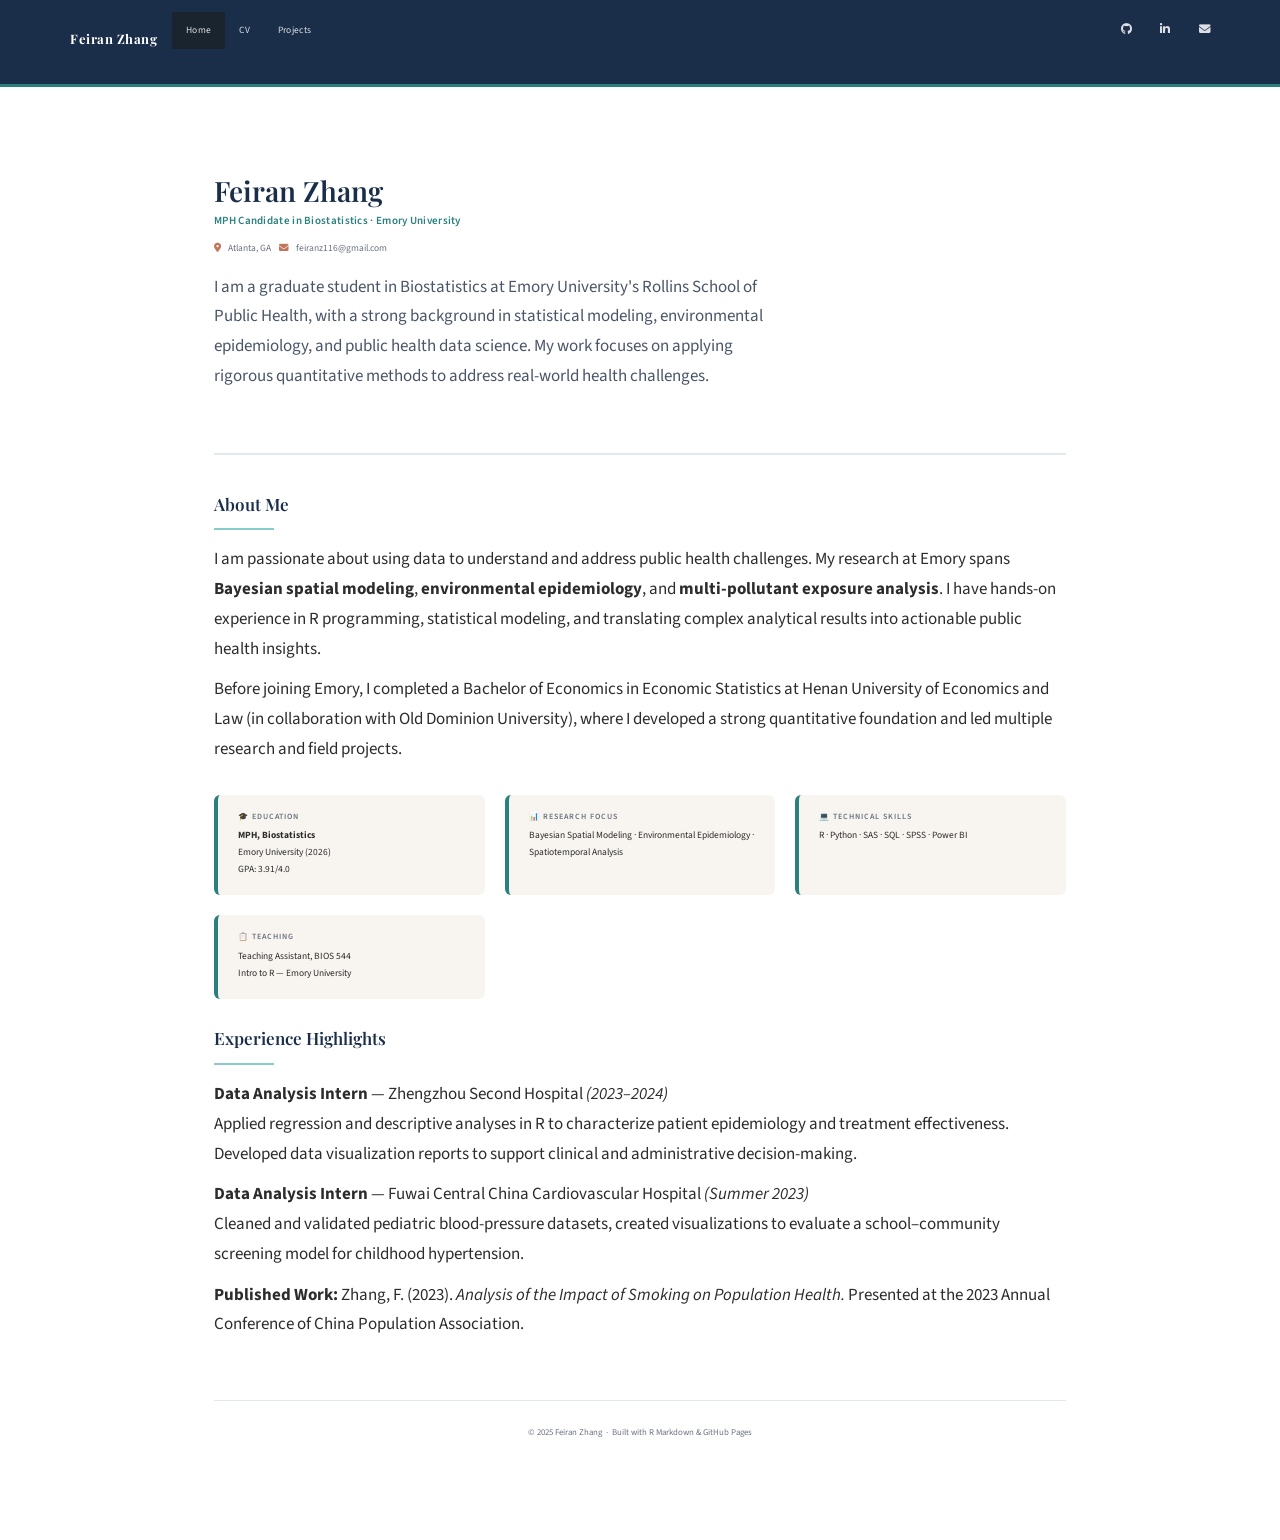
<file: docs/index.html>
<!DOCTYPE html>

<html>

<head>

<meta charset="utf-8" />
<meta name="generator" content="pandoc" />
<meta http-equiv="X-UA-Compatible" content="IE=EDGE" />




<title>index.knit</title>

<script src="site_libs/header-attrs-2.31/header-attrs.js"></script>
<script src="site_libs/jquery-3.6.0/jquery-3.6.0.min.js"></script>
<meta name="viewport" content="width=device-width, initial-scale=1" />
<link href="site_libs/bootstrap-3.3.5/css/flatly.min.css" rel="stylesheet" />
<script src="site_libs/bootstrap-3.3.5/js/bootstrap.min.js"></script>
<script src="site_libs/bootstrap-3.3.5/shim/html5shiv.min.js"></script>
<script src="site_libs/bootstrap-3.3.5/shim/respond.min.js"></script>
<style>h1 {font-size: 34px;}
       h1.title {font-size: 38px;}
       h2 {font-size: 30px;}
       h3 {font-size: 24px;}
       h4 {font-size: 18px;}
       h5 {font-size: 16px;}
       h6 {font-size: 12px;}
       code {color: inherit; background-color: rgba(0, 0, 0, 0.04);}
       pre:not([class]) { background-color: white }</style>
<script src="site_libs/navigation-1.1/tabsets.js"></script>
<link href="site_libs/font-awesome-6.5.2/css/all.min.css" rel="stylesheet" />
<link href="site_libs/font-awesome-6.5.2/css/v4-shims.min.css" rel="stylesheet" />

<style type="text/css">
  code{white-space: pre-wrap;}
  span.smallcaps{font-variant: small-caps;}
  span.underline{text-decoration: underline;}
  div.column{display: inline-block; vertical-align: top; width: 50%;}
  div.hanging-indent{margin-left: 1.5em; text-indent: -1.5em;}
  ul.task-list{list-style: none;}
    </style>







<link rel="stylesheet" href="styles.css" type="text/css" />



<style type = "text/css">
.main-container {
  max-width: 940px;
  margin-left: auto;
  margin-right: auto;
}
img {
  max-width:100%;
}
.tabbed-pane {
  padding-top: 12px;
}
.html-widget {
  margin-bottom: 20px;
}
button.code-folding-btn:focus {
  outline: none;
}
summary {
  display: list-item;
}
details > summary > p:only-child {
  display: inline;
}
pre code {
  padding: 0;
}
</style>


<style type="text/css">
.dropdown-submenu {
  position: relative;
}
.dropdown-submenu>.dropdown-menu {
  top: 0;
  left: 100%;
  margin-top: -6px;
  margin-left: -1px;
  border-radius: 0 6px 6px 6px;
}
.dropdown-submenu:hover>.dropdown-menu {
  display: block;
}
.dropdown-submenu>a:after {
  display: block;
  content: " ";
  float: right;
  width: 0;
  height: 0;
  border-color: transparent;
  border-style: solid;
  border-width: 5px 0 5px 5px;
  border-left-color: #cccccc;
  margin-top: 5px;
  margin-right: -10px;
}
.dropdown-submenu:hover>a:after {
  border-left-color: #adb5bd;
}
.dropdown-submenu.pull-left {
  float: none;
}
.dropdown-submenu.pull-left>.dropdown-menu {
  left: -100%;
  margin-left: 10px;
  border-radius: 6px 0 6px 6px;
}
</style>

<script type="text/javascript">
// manage active state of menu based on current page
$(document).ready(function () {
  // active menu anchor
  href = window.location.pathname
  href = href.substr(href.lastIndexOf('/') + 1)
  if (href === "")
    href = "index.html";
  var menuAnchor = $('a[href="' + href + '"]');

  // mark the anchor link active (and if it's in a dropdown, also mark that active)
  var dropdown = menuAnchor.closest('li.dropdown');
  if (window.bootstrap) { // Bootstrap 4+
    menuAnchor.addClass('active');
    dropdown.find('> .dropdown-toggle').addClass('active');
  } else { // Bootstrap 3
    menuAnchor.parent().addClass('active');
    dropdown.addClass('active');
  }

  // Navbar adjustments
  var navHeight = $(".navbar").first().height() + 15;
  var style = document.createElement('style');
  var pt = "padding-top: " + navHeight + "px; ";
  var mt = "margin-top: -" + navHeight + "px; ";
  var css = "";
  // offset scroll position for anchor links (for fixed navbar)
  for (var i = 1; i <= 6; i++) {
    css += ".section h" + i + "{ " + pt + mt + "}\n";
  }
  style.innerHTML = "body {" + pt + "padding-bottom: 40px; }\n" + css;
  document.head.appendChild(style);
});
</script>

<!-- tabsets -->

<style type="text/css">
.tabset-dropdown > .nav-tabs {
  display: inline-table;
  max-height: 500px;
  min-height: 44px;
  overflow-y: auto;
  border: 1px solid #ddd;
  border-radius: 4px;
}

.tabset-dropdown > .nav-tabs > li.active:before, .tabset-dropdown > .nav-tabs.nav-tabs-open:before {
  content: "\e259";
  font-family: 'Glyphicons Halflings';
  display: inline-block;
  padding: 10px;
  border-right: 1px solid #ddd;
}

.tabset-dropdown > .nav-tabs.nav-tabs-open > li.active:before {
  content: "\e258";
  font-family: 'Glyphicons Halflings';
  border: none;
}

.tabset-dropdown > .nav-tabs > li.active {
  display: block;
}

.tabset-dropdown > .nav-tabs > li > a,
.tabset-dropdown > .nav-tabs > li > a:focus,
.tabset-dropdown > .nav-tabs > li > a:hover {
  border: none;
  display: inline-block;
  border-radius: 4px;
  background-color: transparent;
}

.tabset-dropdown > .nav-tabs.nav-tabs-open > li {
  display: block;
  float: none;
}

.tabset-dropdown > .nav-tabs > li {
  display: none;
}
</style>

<!-- code folding -->




</head>

<body>


<div class="container-fluid main-container">




<div class="navbar navbar-default  navbar-fixed-top" role="navigation">
  <div class="container">
    <div class="navbar-header">
      <button type="button" class="navbar-toggle collapsed" data-toggle="collapse" data-bs-toggle="collapse" data-target="#navbar" data-bs-target="#navbar">
        <span class="icon-bar"></span>
        <span class="icon-bar"></span>
        <span class="icon-bar"></span>
      </button>
      <a class="navbar-brand" href="index.html">Feiran Zhang</a>
    </div>
    <div id="navbar" class="navbar-collapse collapse">
      <ul class="nav navbar-nav">
        <li>
  <a href="index.html">Home</a>
</li>
<li>
  <a href="cv.html">CV</a>
</li>
<li>
  <a href="projects.html">Projects</a>
</li>
      </ul>
      <ul class="nav navbar-nav navbar-right">
        <li>
  <a href="https://github.com/feiran924">
    <span class="fa fa-github"></span>
     
  </a>
</li>
<li>
  <a href="https://www.linkedin.com/in/feiran-zhang-b29710403">
    <span class="fa fa-linkedin"></span>
     
  </a>
</li>
<li>
  <a href="mailto:feiranz116@gmail.com">
    <span class="fa fa-envelope"></span>
     
  </a>
</li>
      </ul>
    </div><!--/.nav-collapse -->
  </div><!--/.container -->
</div><!--/.navbar -->

<div id="header">




</div>


<div class="hero-section">
  <div class="hero-text">
    <h1>Feiran Zhang</h1>
    <div class="hero-subtitle">MPH Candidate in Biostatistics &middot; Emory University</div>
    <div class="hero-location">
      <i class="fa fa-map-marker"></i> Atlanta, GA &nbsp;&nbsp;
      <i class="fa fa-envelope"></i> feiranz116@gmail.com
    </div>
    <p style="max-width:560px; color:#4a5568; margin-top:10px;">
      I am a graduate student in Biostatistics at Emory University's Rollins School of Public Health,
      with a strong background in statistical modeling, environmental epidemiology, and public health data science.
      My work focuses on applying rigorous quantitative methods to address real-world health challenges.
    </p>
  </div>
</div>
<div id="about-me" class="section level2">
<h2>About Me</h2>
<hr class="section-divider">
<p>I am passionate about using data to understand and address public
health challenges. My research at Emory spans <strong>Bayesian spatial
modeling</strong>, <strong>environmental epidemiology</strong>, and
<strong>multi-pollutant exposure analysis</strong>. I have hands-on
experience in R programming, statistical modeling, and translating
complex analytical results into actionable public health insights.</p>
<p>Before joining Emory, I completed a Bachelor of Economics in Economic
Statistics at Henan University of Economics and Law (in collaboration
with Old Dominion University), where I developed a strong quantitative
foundation and led multiple research and field projects.</p>
<div class="info-grid">
  <div class="info-card">
    <h4>🎓 Education</h4>
    <p><strong>MPH, Biostatistics</strong><br>Emory University (2026)<br>GPA: 3.91/4.0</p>
  </div>
  <div class="info-card">
    <h4>📊 Research Focus</h4>
    <p>Bayesian Spatial Modeling &middot; Environmental Epidemiology &middot; Spatiotemporal Analysis</p>
  </div>
  <div class="info-card">
    <h4>💻 Technical Skills</h4>
    <p>R &middot; Python &middot; SAS &middot; SQL &middot; SPSS &middot; Power BI</p>
  </div>
  <div class="info-card">
    <h4>📋 Teaching</h4>
    <p>Teaching Assistant, BIOS 544<br>Intro to R &mdash; Emory University</p>
  </div>
</div>
</div>
<div id="experience-highlights" class="section level2">
<h2>Experience Highlights</h2>
<hr class="section-divider">
<p><strong>Data Analysis Intern</strong> — Zhengzhou Second Hospital
<em>(2023–2024)</em><br />
Applied regression and descriptive analyses in R to characterize patient
epidemiology and treatment effectiveness. Developed data visualization
reports to support clinical and administrative decision-making.</p>
<p><strong>Data Analysis Intern</strong> — Fuwai Central China
Cardiovascular Hospital <em>(Summer 2023)</em><br />
Cleaned and validated pediatric blood-pressure datasets, created
visualizations to evaluate a school–community screening model for
childhood hypertension.</p>
<p><strong>Published Work:</strong> Zhang, F. (2023). <em>Analysis of
the Impact of Smoking on Population Health.</em> Presented at the 2023
Annual Conference of China Population Association.</p>
<div class="footer-section">
  &copy; 2025 Feiran Zhang &nbsp;&middot;&nbsp; Built with R Markdown &amp; GitHub Pages
</div>
</div>




</div>

<script>

// add bootstrap table styles to pandoc tables
function bootstrapStylePandocTables() {
  $('tr.odd').parent('tbody').parent('table').addClass('table table-condensed');
}
$(document).ready(function () {
  bootstrapStylePandocTables();
});


</script>

<!-- tabsets -->

<script>
$(document).ready(function () {
  window.buildTabsets("TOC");
});

$(document).ready(function () {
  $('.tabset-dropdown > .nav-tabs > li').click(function () {
    $(this).parent().toggleClass('nav-tabs-open');
  });
});
</script>

<!-- code folding -->


<!-- dynamically load mathjax for compatibility with self-contained -->
<script>
  (function () {
    var script = document.createElement("script");
    script.type = "text/javascript";
    script.src  = "https://mathjax.rstudio.com/latest/MathJax.js?config=TeX-AMS-MML_HTMLorMML";
    document.getElementsByTagName("head")[0].appendChild(script);
  })();
</script>

</body>
</html>
</file>
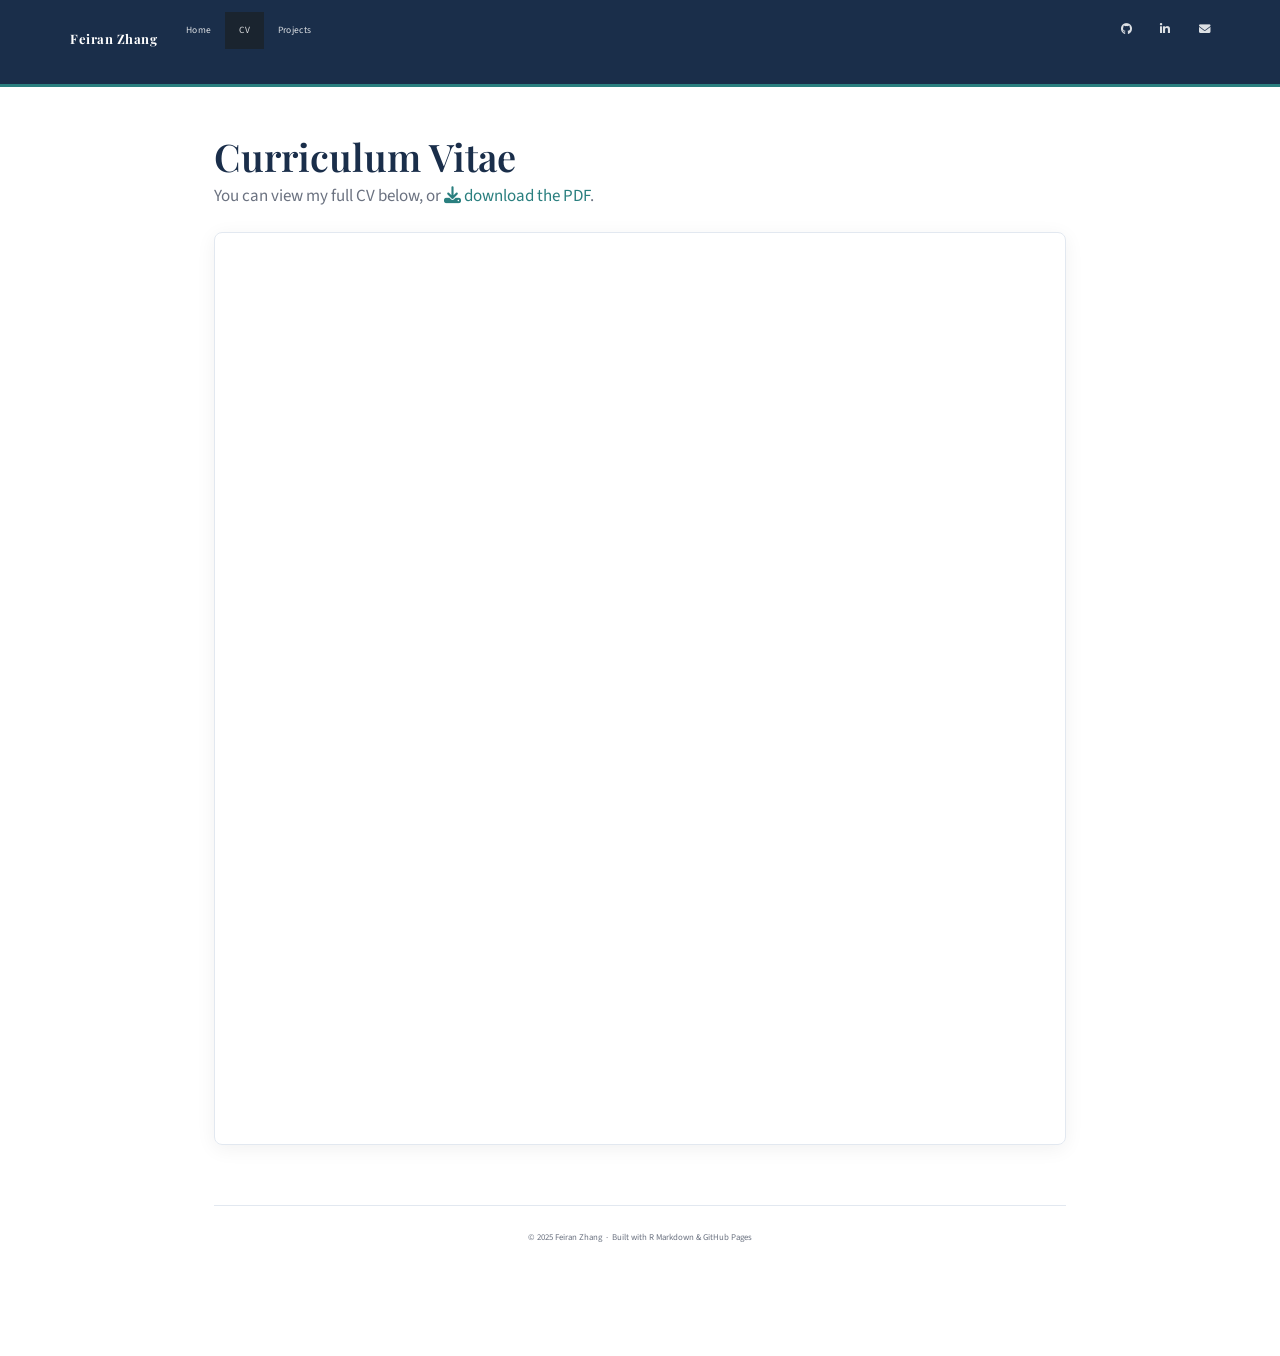
<file: docs/cv.html>
<!DOCTYPE html>

<html>

<head>

<meta charset="utf-8" />
<meta name="generator" content="pandoc" />
<meta http-equiv="X-UA-Compatible" content="IE=EDGE" />




<title>Curriculum Vitae</title>

<script src="site_libs/header-attrs-2.31/header-attrs.js"></script>
<script src="site_libs/jquery-3.6.0/jquery-3.6.0.min.js"></script>
<meta name="viewport" content="width=device-width, initial-scale=1" />
<link href="site_libs/bootstrap-3.3.5/css/flatly.min.css" rel="stylesheet" />
<script src="site_libs/bootstrap-3.3.5/js/bootstrap.min.js"></script>
<script src="site_libs/bootstrap-3.3.5/shim/html5shiv.min.js"></script>
<script src="site_libs/bootstrap-3.3.5/shim/respond.min.js"></script>
<style>h1 {font-size: 34px;}
       h1.title {font-size: 38px;}
       h2 {font-size: 30px;}
       h3 {font-size: 24px;}
       h4 {font-size: 18px;}
       h5 {font-size: 16px;}
       h6 {font-size: 12px;}
       code {color: inherit; background-color: rgba(0, 0, 0, 0.04);}
       pre:not([class]) { background-color: white }</style>
<script src="site_libs/navigation-1.1/tabsets.js"></script>
<link href="site_libs/font-awesome-6.5.2/css/all.min.css" rel="stylesheet" />
<link href="site_libs/font-awesome-6.5.2/css/v4-shims.min.css" rel="stylesheet" />

<style type="text/css">
  code{white-space: pre-wrap;}
  span.smallcaps{font-variant: small-caps;}
  span.underline{text-decoration: underline;}
  div.column{display: inline-block; vertical-align: top; width: 50%;}
  div.hanging-indent{margin-left: 1.5em; text-indent: -1.5em;}
  ul.task-list{list-style: none;}
    </style>







<link rel="stylesheet" href="styles.css" type="text/css" />



<style type = "text/css">
.main-container {
  max-width: 940px;
  margin-left: auto;
  margin-right: auto;
}
img {
  max-width:100%;
}
.tabbed-pane {
  padding-top: 12px;
}
.html-widget {
  margin-bottom: 20px;
}
button.code-folding-btn:focus {
  outline: none;
}
summary {
  display: list-item;
}
details > summary > p:only-child {
  display: inline;
}
pre code {
  padding: 0;
}
</style>


<style type="text/css">
.dropdown-submenu {
  position: relative;
}
.dropdown-submenu>.dropdown-menu {
  top: 0;
  left: 100%;
  margin-top: -6px;
  margin-left: -1px;
  border-radius: 0 6px 6px 6px;
}
.dropdown-submenu:hover>.dropdown-menu {
  display: block;
}
.dropdown-submenu>a:after {
  display: block;
  content: " ";
  float: right;
  width: 0;
  height: 0;
  border-color: transparent;
  border-style: solid;
  border-width: 5px 0 5px 5px;
  border-left-color: #cccccc;
  margin-top: 5px;
  margin-right: -10px;
}
.dropdown-submenu:hover>a:after {
  border-left-color: #adb5bd;
}
.dropdown-submenu.pull-left {
  float: none;
}
.dropdown-submenu.pull-left>.dropdown-menu {
  left: -100%;
  margin-left: 10px;
  border-radius: 6px 0 6px 6px;
}
</style>

<script type="text/javascript">
// manage active state of menu based on current page
$(document).ready(function () {
  // active menu anchor
  href = window.location.pathname
  href = href.substr(href.lastIndexOf('/') + 1)
  if (href === "")
    href = "index.html";
  var menuAnchor = $('a[href="' + href + '"]');

  // mark the anchor link active (and if it's in a dropdown, also mark that active)
  var dropdown = menuAnchor.closest('li.dropdown');
  if (window.bootstrap) { // Bootstrap 4+
    menuAnchor.addClass('active');
    dropdown.find('> .dropdown-toggle').addClass('active');
  } else { // Bootstrap 3
    menuAnchor.parent().addClass('active');
    dropdown.addClass('active');
  }

  // Navbar adjustments
  var navHeight = $(".navbar").first().height() + 15;
  var style = document.createElement('style');
  var pt = "padding-top: " + navHeight + "px; ";
  var mt = "margin-top: -" + navHeight + "px; ";
  var css = "";
  // offset scroll position for anchor links (for fixed navbar)
  for (var i = 1; i <= 6; i++) {
    css += ".section h" + i + "{ " + pt + mt + "}\n";
  }
  style.innerHTML = "body {" + pt + "padding-bottom: 40px; }\n" + css;
  document.head.appendChild(style);
});
</script>

<!-- tabsets -->

<style type="text/css">
.tabset-dropdown > .nav-tabs {
  display: inline-table;
  max-height: 500px;
  min-height: 44px;
  overflow-y: auto;
  border: 1px solid #ddd;
  border-radius: 4px;
}

.tabset-dropdown > .nav-tabs > li.active:before, .tabset-dropdown > .nav-tabs.nav-tabs-open:before {
  content: "\e259";
  font-family: 'Glyphicons Halflings';
  display: inline-block;
  padding: 10px;
  border-right: 1px solid #ddd;
}

.tabset-dropdown > .nav-tabs.nav-tabs-open > li.active:before {
  content: "\e258";
  font-family: 'Glyphicons Halflings';
  border: none;
}

.tabset-dropdown > .nav-tabs > li.active {
  display: block;
}

.tabset-dropdown > .nav-tabs > li > a,
.tabset-dropdown > .nav-tabs > li > a:focus,
.tabset-dropdown > .nav-tabs > li > a:hover {
  border: none;
  display: inline-block;
  border-radius: 4px;
  background-color: transparent;
}

.tabset-dropdown > .nav-tabs.nav-tabs-open > li {
  display: block;
  float: none;
}

.tabset-dropdown > .nav-tabs > li {
  display: none;
}
</style>

<!-- code folding -->




</head>

<body>


<div class="container-fluid main-container">




<div class="navbar navbar-default  navbar-fixed-top" role="navigation">
  <div class="container">
    <div class="navbar-header">
      <button type="button" class="navbar-toggle collapsed" data-toggle="collapse" data-bs-toggle="collapse" data-target="#navbar" data-bs-target="#navbar">
        <span class="icon-bar"></span>
        <span class="icon-bar"></span>
        <span class="icon-bar"></span>
      </button>
      <a class="navbar-brand" href="index.html">Feiran Zhang</a>
    </div>
    <div id="navbar" class="navbar-collapse collapse">
      <ul class="nav navbar-nav">
        <li>
  <a href="index.html">Home</a>
</li>
<li>
  <a href="cv.html">CV</a>
</li>
<li>
  <a href="projects.html">Projects</a>
</li>
      </ul>
      <ul class="nav navbar-nav navbar-right">
        <li>
  <a href="https://github.com/feiran924">
    <span class="fa fa-github"></span>
     
  </a>
</li>
<li>
  <a href="https://www.linkedin.com/in/feiran-zhang-b29710403">
    <span class="fa fa-linkedin"></span>
     
  </a>
</li>
<li>
  <a href="mailto:feiranz116@gmail.com">
    <span class="fa fa-envelope"></span>
     
  </a>
</li>
      </ul>
    </div><!--/.nav-collapse -->
  </div><!--/.container -->
</div><!--/.navbar -->

<div id="header">



<h1 class="title toc-ignore">Curriculum Vitae</h1>

</div>


<p style="color:#6b7280; margin-bottom: 6px;">
You can view my full CV below, or
<a href="Feiran_Zhang_resume.pdf" download><i class="fa fa-download"></i>
download the PDF</a>.
</p>
<div class="cv-embed-container">
<p><iframe src="Feiran_Zhang_resume.pdf" title="Feiran Zhang CV"></iframe></p>
</div>
<div class="footer-section">
<p>© 2025 Feiran Zhang  ·  Built with R Markdown &amp; GitHub Pages</p>
</div>




</div>

<script>

// add bootstrap table styles to pandoc tables
function bootstrapStylePandocTables() {
  $('tr.odd').parent('tbody').parent('table').addClass('table table-condensed');
}
$(document).ready(function () {
  bootstrapStylePandocTables();
});


</script>

<!-- tabsets -->

<script>
$(document).ready(function () {
  window.buildTabsets("TOC");
});

$(document).ready(function () {
  $('.tabset-dropdown > .nav-tabs > li').click(function () {
    $(this).parent().toggleClass('nav-tabs-open');
  });
});
</script>

<!-- code folding -->


<!-- dynamically load mathjax for compatibility with self-contained -->
<script>
  (function () {
    var script = document.createElement("script");
    script.type = "text/javascript";
    script.src  = "https://mathjax.rstudio.com/latest/MathJax.js?config=TeX-AMS-MML_HTMLorMML";
    document.getElementsByTagName("head")[0].appendChild(script);
  })();
</script>

</body>
</html>
</file>
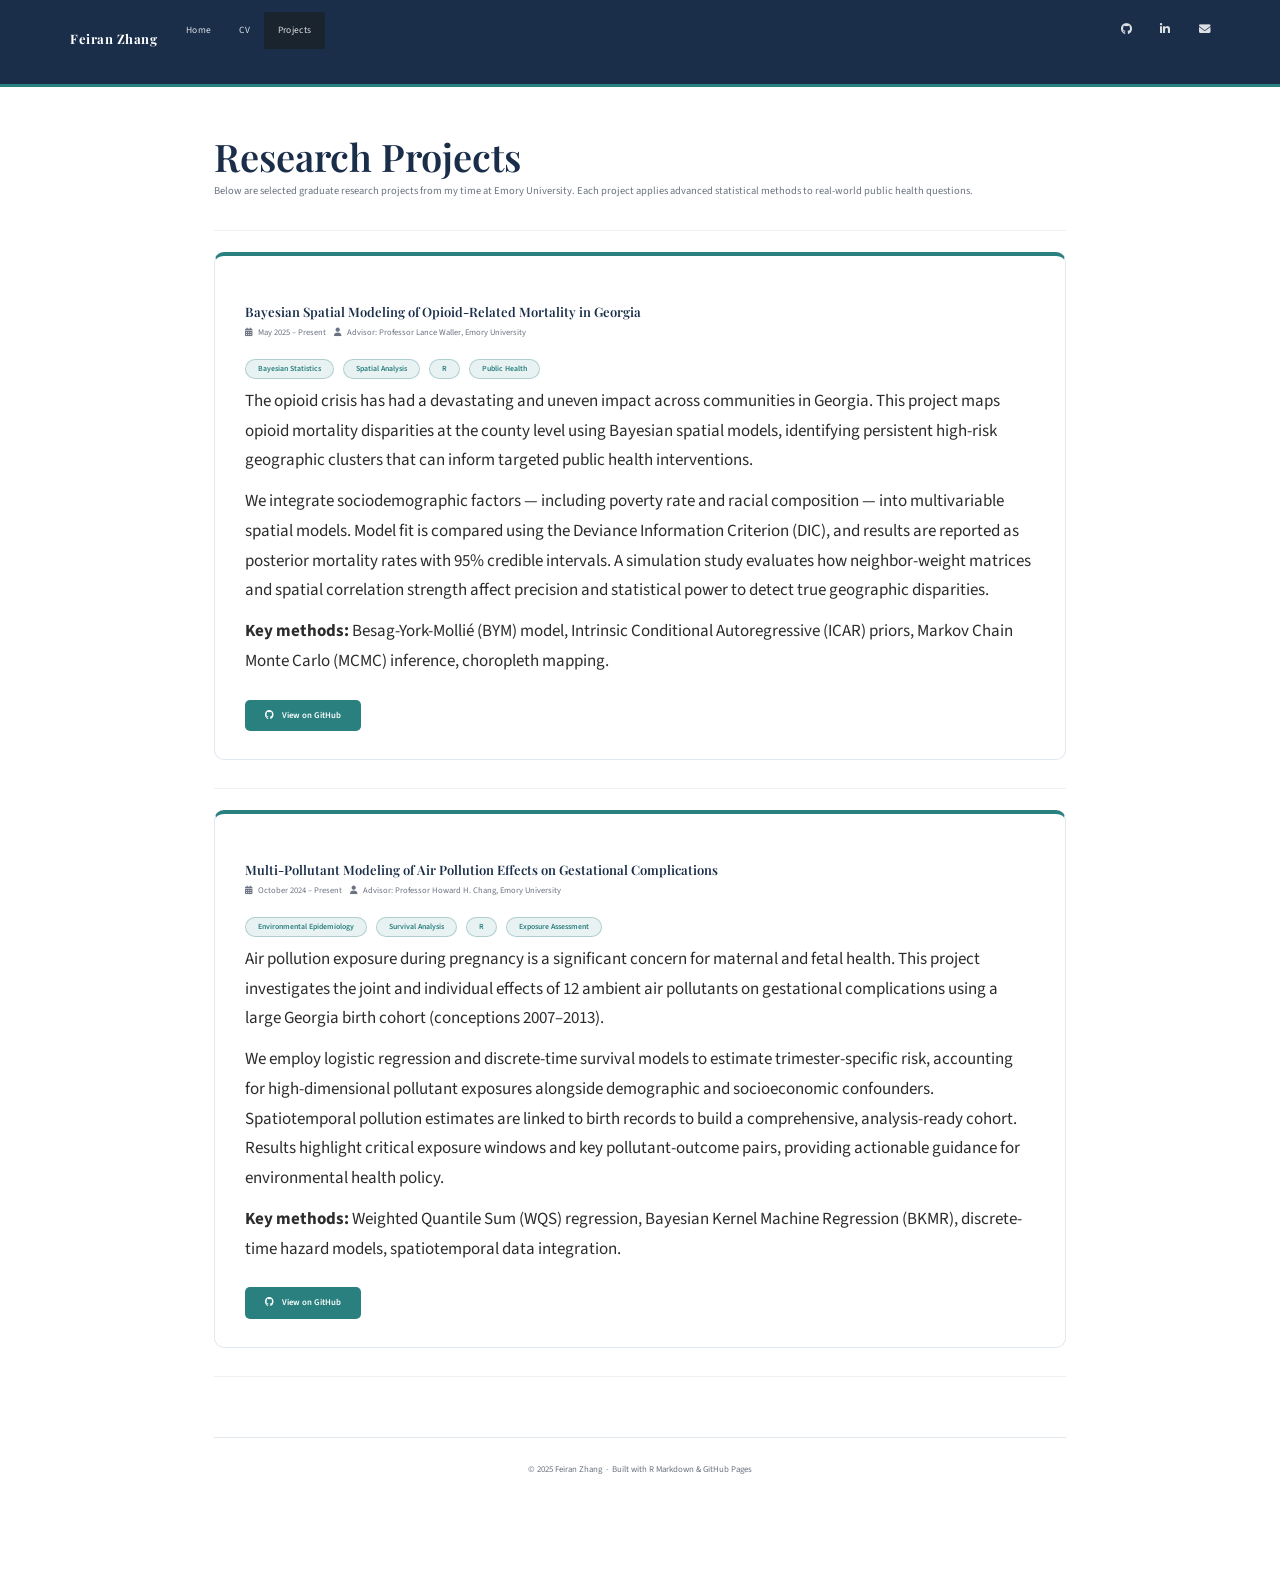
<file: docs/projects.html>
<!DOCTYPE html>

<html>

<head>

<meta charset="utf-8" />
<meta name="generator" content="pandoc" />
<meta http-equiv="X-UA-Compatible" content="IE=EDGE" />




<title>Research Projects</title>

<script src="site_libs/header-attrs-2.31/header-attrs.js"></script>
<script src="site_libs/jquery-3.6.0/jquery-3.6.0.min.js"></script>
<meta name="viewport" content="width=device-width, initial-scale=1" />
<link href="site_libs/bootstrap-3.3.5/css/flatly.min.css" rel="stylesheet" />
<script src="site_libs/bootstrap-3.3.5/js/bootstrap.min.js"></script>
<script src="site_libs/bootstrap-3.3.5/shim/html5shiv.min.js"></script>
<script src="site_libs/bootstrap-3.3.5/shim/respond.min.js"></script>
<style>h1 {font-size: 34px;}
       h1.title {font-size: 38px;}
       h2 {font-size: 30px;}
       h3 {font-size: 24px;}
       h4 {font-size: 18px;}
       h5 {font-size: 16px;}
       h6 {font-size: 12px;}
       code {color: inherit; background-color: rgba(0, 0, 0, 0.04);}
       pre:not([class]) { background-color: white }</style>
<script src="site_libs/navigation-1.1/tabsets.js"></script>
<link href="site_libs/font-awesome-6.5.2/css/all.min.css" rel="stylesheet" />
<link href="site_libs/font-awesome-6.5.2/css/v4-shims.min.css" rel="stylesheet" />

<style type="text/css">
  code{white-space: pre-wrap;}
  span.smallcaps{font-variant: small-caps;}
  span.underline{text-decoration: underline;}
  div.column{display: inline-block; vertical-align: top; width: 50%;}
  div.hanging-indent{margin-left: 1.5em; text-indent: -1.5em;}
  ul.task-list{list-style: none;}
    </style>







<link rel="stylesheet" href="styles.css" type="text/css" />



<style type = "text/css">
.main-container {
  max-width: 940px;
  margin-left: auto;
  margin-right: auto;
}
img {
  max-width:100%;
}
.tabbed-pane {
  padding-top: 12px;
}
.html-widget {
  margin-bottom: 20px;
}
button.code-folding-btn:focus {
  outline: none;
}
summary {
  display: list-item;
}
details > summary > p:only-child {
  display: inline;
}
pre code {
  padding: 0;
}
</style>


<style type="text/css">
.dropdown-submenu {
  position: relative;
}
.dropdown-submenu>.dropdown-menu {
  top: 0;
  left: 100%;
  margin-top: -6px;
  margin-left: -1px;
  border-radius: 0 6px 6px 6px;
}
.dropdown-submenu:hover>.dropdown-menu {
  display: block;
}
.dropdown-submenu>a:after {
  display: block;
  content: " ";
  float: right;
  width: 0;
  height: 0;
  border-color: transparent;
  border-style: solid;
  border-width: 5px 0 5px 5px;
  border-left-color: #cccccc;
  margin-top: 5px;
  margin-right: -10px;
}
.dropdown-submenu:hover>a:after {
  border-left-color: #adb5bd;
}
.dropdown-submenu.pull-left {
  float: none;
}
.dropdown-submenu.pull-left>.dropdown-menu {
  left: -100%;
  margin-left: 10px;
  border-radius: 6px 0 6px 6px;
}
</style>

<script type="text/javascript">
// manage active state of menu based on current page
$(document).ready(function () {
  // active menu anchor
  href = window.location.pathname
  href = href.substr(href.lastIndexOf('/') + 1)
  if (href === "")
    href = "index.html";
  var menuAnchor = $('a[href="' + href + '"]');

  // mark the anchor link active (and if it's in a dropdown, also mark that active)
  var dropdown = menuAnchor.closest('li.dropdown');
  if (window.bootstrap) { // Bootstrap 4+
    menuAnchor.addClass('active');
    dropdown.find('> .dropdown-toggle').addClass('active');
  } else { // Bootstrap 3
    menuAnchor.parent().addClass('active');
    dropdown.addClass('active');
  }

  // Navbar adjustments
  var navHeight = $(".navbar").first().height() + 15;
  var style = document.createElement('style');
  var pt = "padding-top: " + navHeight + "px; ";
  var mt = "margin-top: -" + navHeight + "px; ";
  var css = "";
  // offset scroll position for anchor links (for fixed navbar)
  for (var i = 1; i <= 6; i++) {
    css += ".section h" + i + "{ " + pt + mt + "}\n";
  }
  style.innerHTML = "body {" + pt + "padding-bottom: 40px; }\n" + css;
  document.head.appendChild(style);
});
</script>

<!-- tabsets -->

<style type="text/css">
.tabset-dropdown > .nav-tabs {
  display: inline-table;
  max-height: 500px;
  min-height: 44px;
  overflow-y: auto;
  border: 1px solid #ddd;
  border-radius: 4px;
}

.tabset-dropdown > .nav-tabs > li.active:before, .tabset-dropdown > .nav-tabs.nav-tabs-open:before {
  content: "\e259";
  font-family: 'Glyphicons Halflings';
  display: inline-block;
  padding: 10px;
  border-right: 1px solid #ddd;
}

.tabset-dropdown > .nav-tabs.nav-tabs-open > li.active:before {
  content: "\e258";
  font-family: 'Glyphicons Halflings';
  border: none;
}

.tabset-dropdown > .nav-tabs > li.active {
  display: block;
}

.tabset-dropdown > .nav-tabs > li > a,
.tabset-dropdown > .nav-tabs > li > a:focus,
.tabset-dropdown > .nav-tabs > li > a:hover {
  border: none;
  display: inline-block;
  border-radius: 4px;
  background-color: transparent;
}

.tabset-dropdown > .nav-tabs.nav-tabs-open > li {
  display: block;
  float: none;
}

.tabset-dropdown > .nav-tabs > li {
  display: none;
}
</style>

<!-- code folding -->




</head>

<body>


<div class="container-fluid main-container">




<div class="navbar navbar-default  navbar-fixed-top" role="navigation">
  <div class="container">
    <div class="navbar-header">
      <button type="button" class="navbar-toggle collapsed" data-toggle="collapse" data-bs-toggle="collapse" data-target="#navbar" data-bs-target="#navbar">
        <span class="icon-bar"></span>
        <span class="icon-bar"></span>
        <span class="icon-bar"></span>
      </button>
      <a class="navbar-brand" href="index.html">Feiran Zhang</a>
    </div>
    <div id="navbar" class="navbar-collapse collapse">
      <ul class="nav navbar-nav">
        <li>
  <a href="index.html">Home</a>
</li>
<li>
  <a href="cv.html">CV</a>
</li>
<li>
  <a href="projects.html">Projects</a>
</li>
      </ul>
      <ul class="nav navbar-nav navbar-right">
        <li>
  <a href="https://github.com/feiran924">
    <span class="fa fa-github"></span>
     
  </a>
</li>
<li>
  <a href="https://www.linkedin.com/in/feiran-zhang-b29710403">
    <span class="fa fa-linkedin"></span>
     
  </a>
</li>
<li>
  <a href="mailto:feiranz116@gmail.com">
    <span class="fa fa-envelope"></span>
     
  </a>
</li>
      </ul>
    </div><!--/.nav-collapse -->
  </div><!--/.container -->
</div><!--/.navbar -->

<div id="header">



<h1 class="title toc-ignore">Research Projects</h1>

</div>


<p style="color:#6b7280; font-size:1.05rem; margin-bottom:30px;">
Below are selected graduate research projects from my time at Emory
University. Each project applies advanced statistical methods to
real-world public health questions.
</p>
<hr />
<div class="project-card">
  <h3>Bayesian Spatial Modeling of Opioid-Related Mortality in Georgia</h3>
  <div class="project-meta">
    <i class="fa fa-calendar"></i> May 2025 &ndash; Present &nbsp;&nbsp;
    <i class="fa fa-user"></i> Advisor: Professor Lance Waller, Emory University
  </div>
  <span class="tag">Bayesian Statistics</span>
  <span class="tag">Spatial Analysis</span>
  <span class="tag">R</span>
  <span class="tag">Public Health</span>
  <p>
    The opioid crisis has had a devastating and uneven impact across communities in Georgia.
    This project maps opioid mortality disparities at the county level using Bayesian spatial models,
    identifying persistent high-risk geographic clusters that can inform targeted public health interventions.
  </p>
  <p>
    We integrate sociodemographic factors — including poverty rate and racial composition — into
    multivariable spatial models. Model fit is compared using the Deviance Information Criterion (DIC),
    and results are reported as posterior mortality rates with 95% credible intervals. A simulation
    study evaluates how neighbor-weight matrices and spatial correlation strength affect precision and
    statistical power to detect true geographic disparities.
  </p>
  <p>
    <strong>Key methods:</strong> Besag-York-Mollié (BYM) model, Intrinsic Conditional Autoregressive
    (ICAR) priors, Markov Chain Monte Carlo (MCMC) inference, choropleth mapping.
  </p>
  <a class="btn-project" href="https://github.com/feiran924/opioid-dashboard" target="_blank">
    <i class="fa fa-github"></i> View on GitHub
  </a>
</div>
<hr />
<div class="project-card">
  <h3>Multi-Pollutant Modeling of Air Pollution Effects on Gestational Complications</h3>
  <div class="project-meta">
    <i class="fa fa-calendar"></i> October 2024 &ndash; Present &nbsp;&nbsp;
    <i class="fa fa-user"></i> Advisor: Professor Howard H. Chang, Emory University
  </div>
  <span class="tag">Environmental Epidemiology</span>
  <span class="tag">Survival Analysis</span>
  <span class="tag">R</span>
  <span class="tag">Exposure Assessment</span>
  <p>
    Air pollution exposure during pregnancy is a significant concern for maternal and fetal health.
    This project investigates the joint and individual effects of 12 ambient air pollutants on
    gestational complications using a large Georgia birth cohort (conceptions 2007–2013).
  </p>
  <p>
    We employ logistic regression and discrete-time survival models to estimate trimester-specific
    risk, accounting for high-dimensional pollutant exposures alongside demographic and socioeconomic
    confounders. Spatiotemporal pollution estimates are linked to birth records to build a
    comprehensive, analysis-ready cohort. Results highlight critical exposure windows and key
    pollutant-outcome pairs, providing actionable guidance for environmental health policy.
  </p>
  <p>
    <strong>Key methods:</strong> Weighted Quantile Sum (WQS) regression, Bayesian Kernel Machine
    Regression (BKMR), discrete-time hazard models, spatiotemporal data integration.
  </p>
  <a class="btn-project" href="https://github.com/feiran924/air-pollution-gestational" target="_blank">
    <i class="fa fa-github"></i> View on GitHub
  </a>
</div>
<hr />
<div class="footer-section">
  &copy; 2025 Feiran Zhang &nbsp;&middot;&nbsp; Built with R Markdown &amp; GitHub Pages
</div>




</div>

<script>

// add bootstrap table styles to pandoc tables
function bootstrapStylePandocTables() {
  $('tr.odd').parent('tbody').parent('table').addClass('table table-condensed');
}
$(document).ready(function () {
  bootstrapStylePandocTables();
});


</script>

<!-- tabsets -->

<script>
$(document).ready(function () {
  window.buildTabsets("TOC");
});

$(document).ready(function () {
  $('.tabset-dropdown > .nav-tabs > li').click(function () {
    $(this).parent().toggleClass('nav-tabs-open');
  });
});
</script>

<!-- code folding -->


<!-- dynamically load mathjax for compatibility with self-contained -->
<script>
  (function () {
    var script = document.createElement("script");
    script.type = "text/javascript";
    script.src  = "https://mathjax.rstudio.com/latest/MathJax.js?config=TeX-AMS-MML_HTMLorMML";
    document.getElementsByTagName("head")[0].appendChild(script);
  })();
</script>

</body>
</html>
</file>
<file: docs/styles.css>
/* =============================================
   FEIRAN ZHANG - Personal Website Custom CSS
   ============================================= */

/* --- Google Fonts --- */
@import url('https://fonts.googleapis.com/css2?family=Playfair+Display:wght@400;600;700&family=Source+Sans+3:wght@300;400;600&display=swap');

/* --- CSS Variables --- */
:root {
  --navy: #1a2e4a;
  --teal: #2a7f7f;
  --teal-light: #3aa8a8;
  --cream: #f8f5f0;
  --text-dark: #2c2c2c;
  --text-muted: #6b7280;
  --accent: #c0765a;
  --white: #ffffff;
  --border: #e2e8f0;
}

/* --- Base Typography --- */
body {
  font-family: 'Source Sans 3', sans-serif;
  font-size: 17px;
  line-height: 1.75;
  color: var(--text-dark);
  background-color: var(--white);
}

h1, h2, h3, h4 {
  font-family: 'Playfair Display', serif;
  color: var(--navy);
  font-weight: 600;
}

h1 { font-size: 2.4rem; margin-bottom: 0.4rem; }
h2 { font-size: 1.7rem; margin-top: 2rem; margin-bottom: 0.8rem; }
h3 { font-size: 1.25rem; color: var(--teal); }

p { margin-bottom: 1.1rem; }

a {
  color: var(--teal);
  text-decoration: none;
  transition: color 0.2s ease;
}
a:hover { color: var(--accent); }

/* --- Navbar --- */
.navbar {
  background-color: var(--navy) !important;
  border-bottom: 3px solid var(--teal);
  padding: 12px 24px;
}

.navbar-brand {
  font-family: 'Playfair Display', serif;
  font-size: 1.3rem;
  font-weight: 700;
  color: var(--white) !important;
  letter-spacing: 0.5px;
}

.navbar-nav > li > a {
  color: rgba(255,255,255,0.85) !important;
  font-size: 0.95rem;
  font-weight: 400;
  letter-spacing: 0.3px;
  padding: 8px 14px !important;
  transition: color 0.2s ease;
}

.navbar-nav > li > a:hover,
.navbar-nav > li > a:focus {
  color: var(--white) !important;
  background-color: rgba(255,255,255,0.08) !important;
  border-radius: 4px;
}

/* Social icons in navbar */
.navbar-nav > li > a .fa {
  font-size: 1.15rem;
}

/* --- Main Content Container --- */
.container-fluid.main-container {
  max-width: 900px;
  margin: 0 auto;
  padding: 40px 24px 60px;
}

/* --- Hero Section (Home Page) --- */
.hero-section {
  display: flex;
  align-items: center;
  gap: 40px;
  padding: 40px 0 50px;
  border-bottom: 2px solid var(--border);
  margin-bottom: 40px;
}

.hero-text h1 {
  font-size: 2.8rem;
  margin-bottom: 4px;
}

.hero-subtitle {
  font-size: 1.1rem;
  color: var(--teal);
  font-weight: 600;
  margin-bottom: 10px;
  letter-spacing: 0.3px;
}

.hero-location {
  color: var(--text-muted);
  font-size: 0.95rem;
  margin-bottom: 16px;
}

.hero-location .fa {
  margin-right: 5px;
  color: var(--accent);
}

/* --- Section Divider --- */
.section-divider {
  border: none;
  border-top: 2px solid var(--teal-light);
  width: 60px;
  margin: 1.5rem 0;
  opacity: 0.6;
}

/* --- Info Cards (Skills, Stats) --- */
.info-grid {
  display: grid;
  grid-template-columns: repeat(auto-fit, minmax(240px, 1fr));
  gap: 20px;
  margin: 30px 0;
}

.info-card {
  background: var(--cream);
  border-left: 4px solid var(--teal);
  border-radius: 6px;
  padding: 18px 20px;
}

.info-card h4 {
  font-family: 'Source Sans 3', sans-serif;
  font-size: 0.8rem;
  font-weight: 600;
  text-transform: uppercase;
  letter-spacing: 1px;
  color: var(--text-muted);
  margin-bottom: 6px;
}

.info-card p {
  font-size: 0.95rem;
  margin: 0;
  color: var(--text-dark);
}

/* --- Project Cards --- */
.project-card {
  background: var(--white);
  border: 1px solid var(--border);
  border-radius: 10px;
  padding: 28px 30px;
  margin-bottom: 28px;
  transition: box-shadow 0.25s ease, transform 0.2s ease;
  border-top: 4px solid var(--teal);
}

.project-card:hover {
  box-shadow: 0 8px 30px rgba(0,0,0,0.09);
  transform: translateY(-2px);
}

.project-card h3 {
  font-family: 'Playfair Display', serif;
  font-size: 1.3rem;
  color: var(--navy);
  margin-bottom: 6px;
}

.project-meta {
  font-size: 0.85rem;
  color: var(--text-muted);
  margin-bottom: 12px;
}

.project-meta .fa { margin-right: 4px; }

.tag {
  display: inline-block;
  background: rgba(42, 127, 127, 0.1);
  color: var(--teal);
  border: 1px solid rgba(42, 127, 127, 0.3);
  border-radius: 20px;
  padding: 2px 12px;
  font-size: 0.78rem;
  margin-right: 6px;
  margin-bottom: 8px;
  font-weight: 600;
}

.btn-project {
  display: inline-block;
  margin-top: 12px;
  padding: 8px 20px;
  background-color: var(--teal);
  color: var(--white) !important;
  border-radius: 5px;
  font-size: 0.88rem;
  font-weight: 600;
  transition: background-color 0.2s ease;
}

.btn-project:hover {
  background-color: var(--navy);
  color: var(--white) !important;
}

.btn-project .fa {
  margin-right: 6px;
}

/* --- CV Page --- */
.cv-embed-container {
  border: 1px solid var(--border);
  border-radius: 8px;
  overflow: hidden;
  box-shadow: 0 4px 20px rgba(0,0,0,0.06);
  margin-top: 20px;
}

.cv-embed-container iframe {
  display: block;
  width: 100%;
  height: 900px;
  border: none;
}

/* --- Footer --- */
.footer-section {
  margin-top: 60px;
  padding-top: 24px;
  border-top: 1px solid var(--border);
  text-align: center;
  color: var(--text-muted);
  font-size: 0.88rem;
}

/* --- Responsive Mobile --- */
@media (max-width: 680px) {
  .hero-section {
    flex-direction: column;
    text-align: center;
    gap: 20px;
  }

  .hero-text h1 { font-size: 2rem; }

  .info-grid {
    grid-template-columns: 1fr;
  }

  .container-fluid.main-container {
    padding: 24px 16px 48px;
  }
}
</file>
<file: docs/site_libs/bootstrap-3.3.5/css/flatly.min.css>
@font-face {
  font-family: 'Lato';
  font-style: normal;
  font-weight: 400;
  src: url(fonts/Lato.ttf) format('truetype');
}
@font-face {
  font-family: 'Lato';
  font-style: normal;
  font-weight: 700;
  src: url(fonts/LatoBold.ttf) format('truetype');
}
@font-face {
  font-family: 'Lato';
  font-style: italic;
  font-weight: 400;
  src: url(fonts/LatoItalic.ttf) format('truetype');
}

/*!
 * bootswatch v3.3.6
 * Homepage: http://bootswatch.com
 * Copyright 2012-2015 Thomas Park
 * Licensed under MIT
 * Based on Bootstrap
*//*!
 * Bootstrap v3.3.6 (http://getbootstrap.com)
 * Copyright 2011-2015 Twitter, Inc.
 * Licensed under MIT (https://github.com/twbs/bootstrap/blob/master/LICENSE)
 *//*! normalize.css v3.0.3 | MIT License | github.com/necolas/normalize.css */html{font-family:sans-serif;-ms-text-size-adjust:100%;-webkit-text-size-adjust:100%}body{margin:0}article,aside,details,figcaption,figure,footer,header,hgroup,main,menu,nav,section,summary{display:block}audio,canvas,progress,video{display:inline-block;vertical-align:baseline}audio:not([controls]){display:none;height:0}[hidden],template{display:none}a{background-color:transparent}a:active,a:hover{outline:0}abbr[title]{border-bottom:1px dotted}b,strong{font-weight:bold}dfn{font-style:italic}h1{font-size:2em;margin:0.67em 0}mark{background:#ff0;color:#000}small{font-size:80%}sub,sup{font-size:75%;line-height:0;position:relative;vertical-align:baseline}sup{top:-0.5em}sub{bottom:-0.25em}img{border:0}svg:not(:root){overflow:hidden}figure{margin:1em 40px}hr{-webkit-box-sizing:content-box;-moz-box-sizing:content-box;box-sizing:content-box;height:0}pre{overflow:auto}code,kbd,pre,samp{font-family:monospace, monospace;font-size:1em}button,input,optgroup,select,textarea{color:inherit;font:inherit;margin:0}button{overflow:visible}button,select{text-transform:none}button,html input[type="button"],input[type="reset"],input[type="submit"]{-webkit-appearance:button;cursor:pointer}button[disabled],html input[disabled]{cursor:default}button::-moz-focus-inner,input::-moz-focus-inner{border:0;padding:0}input{line-height:normal}input[type="checkbox"],input[type="radio"]{-webkit-box-sizing:border-box;-moz-box-sizing:border-box;box-sizing:border-box;padding:0}input[type="number"]::-webkit-inner-spin-button,input[type="number"]::-webkit-outer-spin-button{height:auto}input[type="search"]{-webkit-appearance:textfield;-webkit-box-sizing:content-box;-moz-box-sizing:content-box;box-sizing:content-box}input[type="search"]::-webkit-search-cancel-button,input[type="search"]::-webkit-search-decoration{-webkit-appearance:none}fieldset{border:1px solid #c0c0c0;margin:0 2px;padding:0.35em 0.625em 0.75em}legend{border:0;padding:0}textarea{overflow:auto}optgroup{font-weight:bold}table{border-collapse:collapse;border-spacing:0}td,th{padding:0}/*! Source: https://github.com/h5bp/html5-boilerplate/blob/master/src/css/main.css */@media print{*,*:before,*:after{background:transparent !important;color:#000 !important;-webkit-box-shadow:none !important;box-shadow:none !important;text-shadow:none !important}a,a:visited{text-decoration:underline}a[href]:after{content:" (" attr(href) ")"}abbr[title]:after{content:" (" attr(title) ")"}a[href^="#"]:after,a[href^="javascript:"]:after{content:""}pre,blockquote{border:1px solid #999;page-break-inside:avoid}thead{display:table-header-group}tr,img{page-break-inside:avoid}img{max-width:100% !important}p,h2,h3{orphans:3;widows:3}h2,h3{page-break-after:avoid}.navbar{display:none}.btn>.caret,.dropup>.btn>.caret{border-top-color:#000 !important}.label{border:1px solid #000}.table{border-collapse:collapse !important}.table td,.table th{background-color:#fff !important}.table-bordered th,.table-bordered td{border:1px solid #ddd !important}}@font-face{font-family:'Glyphicons Halflings';src:url('../fonts/glyphicons-halflings-regular.eot');src:url('../fonts/glyphicons-halflings-regular.eot?#iefix') format('embedded-opentype'),url('../fonts/glyphicons-halflings-regular.woff') format('woff'),url('../fonts/glyphicons-halflings-regular.ttf') format('truetype'),url('../fonts/glyphicons-halflings-regular.svg#glyphicons_halflingsregular') format('svg')}.glyphicon{position:relative;top:1px;display:inline-block;font-family:'Glyphicons Halflings';font-style:normal;font-weight:normal;line-height:1;-webkit-font-smoothing:antialiased;-moz-osx-font-smoothing:grayscale}.glyphicon-asterisk:before{content:"\002a"}.glyphicon-plus:before{content:"\002b"}.glyphicon-euro:before,.glyphicon-eur:before{content:"\20ac"}.glyphicon-minus:before{content:"\2212"}.glyphicon-cloud:before{content:"\2601"}.glyphicon-envelope:before{content:"\2709"}.glyphicon-pencil:before{content:"\270f"}.glyphicon-glass:before{content:"\e001"}.glyphicon-music:before{content:"\e002"}.glyphicon-search:before{content:"\e003"}.glyphicon-heart:before{content:"\e005"}.glyphicon-star:before{content:"\e006"}.glyphicon-star-empty:before{content:"\e007"}.glyphicon-user:before{content:"\e008"}.glyphicon-film:before{content:"\e009"}.glyphicon-th-large:before{content:"\e010"}.glyphicon-th:before{content:"\e011"}.glyphicon-th-list:before{content:"\e012"}.glyphicon-ok:before{content:"\e013"}.glyphicon-remove:before{content:"\e014"}.glyphicon-zoom-in:before{content:"\e015"}.glyphicon-zoom-out:before{content:"\e016"}.glyphicon-off:before{content:"\e017"}.glyphicon-signal:before{content:"\e018"}.glyphicon-cog:before{content:"\e019"}.glyphicon-trash:before{content:"\e020"}.glyphicon-home:before{content:"\e021"}.glyphicon-file:before{content:"\e022"}.glyphicon-time:before{content:"\e023"}.glyphicon-road:before{content:"\e024"}.glyphicon-download-alt:before{content:"\e025"}.glyphicon-download:before{content:"\e026"}.glyphicon-upload:before{content:"\e027"}.glyphicon-inbox:before{content:"\e028"}.glyphicon-play-circle:before{content:"\e029"}.glyphicon-repeat:before{content:"\e030"}.glyphicon-refresh:before{content:"\e031"}.glyphicon-list-alt:before{content:"\e032"}.glyphicon-lock:before{content:"\e033"}.glyphicon-flag:before{content:"\e034"}.glyphicon-headphones:before{content:"\e035"}.glyphicon-volume-off:before{content:"\e036"}.glyphicon-volume-down:before{content:"\e037"}.glyphicon-volume-up:before{content:"\e038"}.glyphicon-qrcode:before{content:"\e039"}.glyphicon-barcode:before{content:"\e040"}.glyphicon-tag:before{content:"\e041"}.glyphicon-tags:before{content:"\e042"}.glyphicon-book:before{content:"\e043"}.glyphicon-bookmark:before{content:"\e044"}.glyphicon-print:before{content:"\e045"}.glyphicon-camera:before{content:"\e046"}.glyphicon-font:before{content:"\e047"}.glyphicon-bold:before{content:"\e048"}.glyphicon-italic:before{content:"\e049"}.glyphicon-text-height:before{content:"\e050"}.glyphicon-text-width:before{content:"\e051"}.glyphicon-align-left:before{content:"\e052"}.glyphicon-align-center:before{content:"\e053"}.glyphicon-align-right:before{content:"\e054"}.glyphicon-align-justify:before{content:"\e055"}.glyphicon-list:before{content:"\e056"}.glyphicon-indent-left:before{content:"\e057"}.glyphicon-indent-right:before{content:"\e058"}.glyphicon-facetime-video:before{content:"\e059"}.glyphicon-picture:before{content:"\e060"}.glyphicon-map-marker:before{content:"\e062"}.glyphicon-adjust:before{content:"\e063"}.glyphicon-tint:before{content:"\e064"}.glyphicon-edit:before{content:"\e065"}.glyphicon-share:before{content:"\e066"}.glyphicon-check:before{content:"\e067"}.glyphicon-move:before{content:"\e068"}.glyphicon-step-backward:before{content:"\e069"}.glyphicon-fast-backward:before{content:"\e070"}.glyphicon-backward:before{content:"\e071"}.glyphicon-play:before{content:"\e072"}.glyphicon-pause:before{content:"\e073"}.glyphicon-stop:before{content:"\e074"}.glyphicon-forward:before{content:"\e075"}.glyphicon-fast-forward:before{content:"\e076"}.glyphicon-step-forward:before{content:"\e077"}.glyphicon-eject:before{content:"\e078"}.glyphicon-chevron-left:before{content:"\e079"}.glyphicon-chevron-right:before{content:"\e080"}.glyphicon-plus-sign:before{content:"\e081"}.glyphicon-minus-sign:before{content:"\e082"}.glyphicon-remove-sign:before{content:"\e083"}.glyphicon-ok-sign:before{content:"\e084"}.glyphicon-question-sign:before{content:"\e085"}.glyphicon-info-sign:before{content:"\e086"}.glyphicon-screenshot:before{content:"\e087"}.glyphicon-remove-circle:before{content:"\e088"}.glyphicon-ok-circle:before{content:"\e089"}.glyphicon-ban-circle:before{content:"\e090"}.glyphicon-arrow-left:before{content:"\e091"}.glyphicon-arrow-right:before{content:"\e092"}.glyphicon-arrow-up:before{content:"\e093"}.glyphicon-arrow-down:before{content:"\e094"}.glyphicon-share-alt:before{content:"\e095"}.glyphicon-resize-full:before{content:"\e096"}.glyphicon-resize-small:before{content:"\e097"}.glyphicon-exclamation-sign:before{content:"\e101"}.glyphicon-gift:before{content:"\e102"}.glyphicon-leaf:before{content:"\e103"}.glyphicon-fire:before{content:"\e104"}.glyphicon-eye-open:before{content:"\e105"}.glyphicon-eye-close:before{content:"\e106"}.glyphicon-warning-sign:before{content:"\e107"}.glyphicon-plane:before{content:"\e108"}.glyphicon-calendar:before{content:"\e109"}.glyphicon-random:before{content:"\e110"}.glyphicon-comment:before{content:"\e111"}.glyphicon-magnet:before{content:"\e112"}.glyphicon-chevron-up:before{content:"\e113"}.glyphicon-chevron-down:before{content:"\e114"}.glyphicon-retweet:before{content:"\e115"}.glyphicon-shopping-cart:before{content:"\e116"}.glyphicon-folder-close:before{content:"\e117"}.glyphicon-folder-open:before{content:"\e118"}.glyphicon-resize-vertical:before{content:"\e119"}.glyphicon-resize-horizontal:before{content:"\e120"}.glyphicon-hdd:before{content:"\e121"}.glyphicon-bullhorn:before{content:"\e122"}.glyphicon-bell:before{content:"\e123"}.glyphicon-certificate:before{content:"\e124"}.glyphicon-thumbs-up:before{content:"\e125"}.glyphicon-thumbs-down:before{content:"\e126"}.glyphicon-hand-right:before{content:"\e127"}.glyphicon-hand-left:before{content:"\e128"}.glyphicon-hand-up:before{content:"\e129"}.glyphicon-hand-down:before{content:"\e130"}.glyphicon-circle-arrow-right:before{content:"\e131"}.glyphicon-circle-arrow-left:before{content:"\e132"}.glyphicon-circle-arrow-up:before{content:"\e133"}.glyphicon-circle-arrow-down:before{content:"\e134"}.glyphicon-globe:before{content:"\e135"}.glyphicon-wrench:before{content:"\e136"}.glyphicon-tasks:before{content:"\e137"}.glyphicon-filter:before{content:"\e138"}.glyphicon-briefcase:before{content:"\e139"}.glyphicon-fullscreen:before{content:"\e140"}.glyphicon-dashboard:before{content:"\e141"}.glyphicon-paperclip:before{content:"\e142"}.glyphicon-heart-empty:before{content:"\e143"}.glyphicon-link:before{content:"\e144"}.glyphicon-phone:before{content:"\e145"}.glyphicon-pushpin:before{content:"\e146"}.glyphicon-usd:before{content:"\e148"}.glyphicon-gbp:before{content:"\e149"}.glyphicon-sort:before{content:"\e150"}.glyphicon-sort-by-alphabet:before{content:"\e151"}.glyphicon-sort-by-alphabet-alt:before{content:"\e152"}.glyphicon-sort-by-order:before{content:"\e153"}.glyphicon-sort-by-order-alt:before{content:"\e154"}.glyphicon-sort-by-attributes:before{content:"\e155"}.glyphicon-sort-by-attributes-alt:before{content:"\e156"}.glyphicon-unchecked:before{content:"\e157"}.glyphicon-expand:before{content:"\e158"}.glyphicon-collapse-down:before{content:"\e159"}.glyphicon-collapse-up:before{content:"\e160"}.glyphicon-log-in:before{content:"\e161"}.glyphicon-flash:before{content:"\e162"}.glyphicon-log-out:before{content:"\e163"}.glyphicon-new-window:before{content:"\e164"}.glyphicon-record:before{content:"\e165"}.glyphicon-save:before{content:"\e166"}.glyphicon-open:before{content:"\e167"}.glyphicon-saved:before{content:"\e168"}.glyphicon-import:before{content:"\e169"}.glyphicon-export:before{content:"\e170"}.glyphicon-send:before{content:"\e171"}.glyphicon-floppy-disk:before{content:"\e172"}.glyphicon-floppy-saved:before{content:"\e173"}.glyphicon-floppy-remove:before{content:"\e174"}.glyphicon-floppy-save:before{content:"\e175"}.glyphicon-floppy-open:before{content:"\e176"}.glyphicon-credit-card:before{content:"\e177"}.glyphicon-transfer:before{content:"\e178"}.glyphicon-cutlery:before{content:"\e179"}.glyphicon-header:before{content:"\e180"}.glyphicon-compressed:before{content:"\e181"}.glyphicon-earphone:before{content:"\e182"}.glyphicon-phone-alt:before{content:"\e183"}.glyphicon-tower:before{content:"\e184"}.glyphicon-stats:before{content:"\e185"}.glyphicon-sd-video:before{content:"\e186"}.glyphicon-hd-video:before{content:"\e187"}.glyphicon-subtitles:before{content:"\e188"}.glyphicon-sound-stereo:before{content:"\e189"}.glyphicon-sound-dolby:before{content:"\e190"}.glyphicon-sound-5-1:before{content:"\e191"}.glyphicon-sound-6-1:before{content:"\e192"}.glyphicon-sound-7-1:before{content:"\e193"}.glyphicon-copyright-mark:before{content:"\e194"}.glyphicon-registration-mark:before{content:"\e195"}.glyphicon-cloud-download:before{content:"\e197"}.glyphicon-cloud-upload:before{content:"\e198"}.glyphicon-tree-conifer:before{content:"\e199"}.glyphicon-tree-deciduous:before{content:"\e200"}.glyphicon-cd:before{content:"\e201"}.glyphicon-save-file:before{content:"\e202"}.glyphicon-open-file:before{content:"\e203"}.glyphicon-level-up:before{content:"\e204"}.glyphicon-copy:before{content:"\e205"}.glyphicon-paste:before{content:"\e206"}.glyphicon-alert:before{content:"\e209"}.glyphicon-equalizer:before{content:"\e210"}.glyphicon-king:before{content:"\e211"}.glyphicon-queen:before{content:"\e212"}.glyphicon-pawn:before{content:"\e213"}.glyphicon-bishop:before{content:"\e214"}.glyphicon-knight:before{content:"\e215"}.glyphicon-baby-formula:before{content:"\e216"}.glyphicon-tent:before{content:"\26fa"}.glyphicon-blackboard:before{content:"\e218"}.glyphicon-bed:before{content:"\e219"}.glyphicon-apple:before{content:"\f8ff"}.glyphicon-erase:before{content:"\e221"}.glyphicon-hourglass:before{content:"\231b"}.glyphicon-lamp:before{content:"\e223"}.glyphicon-duplicate:before{content:"\e224"}.glyphicon-piggy-bank:before{content:"\e225"}.glyphicon-scissors:before{content:"\e226"}.glyphicon-bitcoin:before{content:"\e227"}.glyphicon-btc:before{content:"\e227"}.glyphicon-xbt:before{content:"\e227"}.glyphicon-yen:before{content:"\00a5"}.glyphicon-jpy:before{content:"\00a5"}.glyphicon-ruble:before{content:"\20bd"}.glyphicon-rub:before{content:"\20bd"}.glyphicon-scale:before{content:"\e230"}.glyphicon-ice-lolly:before{content:"\e231"}.glyphicon-ice-lolly-tasted:before{content:"\e232"}.glyphicon-education:before{content:"\e233"}.glyphicon-option-horizontal:before{content:"\e234"}.glyphicon-option-vertical:before{content:"\e235"}.glyphicon-menu-hamburger:before{content:"\e236"}.glyphicon-modal-window:before{content:"\e237"}.glyphicon-oil:before{content:"\e238"}.glyphicon-grain:before{content:"\e239"}.glyphicon-sunglasses:before{content:"\e240"}.glyphicon-text-size:before{content:"\e241"}.glyphicon-text-color:before{content:"\e242"}.glyphicon-text-background:before{content:"\e243"}.glyphicon-object-align-top:before{content:"\e244"}.glyphicon-object-align-bottom:before{content:"\e245"}.glyphicon-object-align-horizontal:before{content:"\e246"}.glyphicon-object-align-left:before{content:"\e247"}.glyphicon-object-align-vertical:before{content:"\e248"}.glyphicon-object-align-right:before{content:"\e249"}.glyphicon-triangle-right:before{content:"\e250"}.glyphicon-triangle-left:before{content:"\e251"}.glyphicon-triangle-bottom:before{content:"\e252"}.glyphicon-triangle-top:before{content:"\e253"}.glyphicon-console:before{content:"\e254"}.glyphicon-superscript:before{content:"\e255"}.glyphicon-subscript:before{content:"\e256"}.glyphicon-menu-left:before{content:"\e257"}.glyphicon-menu-right:before{content:"\e258"}.glyphicon-menu-down:before{content:"\e259"}.glyphicon-menu-up:before{content:"\e260"}*{-webkit-box-sizing:border-box;-moz-box-sizing:border-box;box-sizing:border-box}*:before,*:after{-webkit-box-sizing:border-box;-moz-box-sizing:border-box;box-sizing:border-box}html{font-size:10px;-webkit-tap-highlight-color:rgba(0,0,0,0)}body{font-family:"Lato","Helvetica Neue",Helvetica,Arial,sans-serif;font-size:15px;line-height:1.42857143;color:#2c3e50;background-color:#ffffff}input,button,select,textarea{font-family:inherit;font-size:inherit;line-height:inherit}a{color:#18bc9c;text-decoration:none}a:hover,a:focus{color:#18bc9c;text-decoration:underline}a:focus{outline:thin dotted;outline:5px auto -webkit-focus-ring-color;outline-offset:-2px}figure{margin:0}img{vertical-align:middle}.img-responsive,.thumbnail>img,.thumbnail a>img,.carousel-inner>.item>img,.carousel-inner>.item>a>img{display:block;max-width:100%;height:auto}.img-rounded{border-radius:6px}.img-thumbnail{padding:4px;line-height:1.42857143;background-color:#ffffff;border:1px solid #ecf0f1;border-radius:4px;-webkit-transition:all .2s ease-in-out;-o-transition:all .2s ease-in-out;transition:all .2s ease-in-out;display:inline-block;max-width:100%;height:auto}.img-circle{border-radius:50%}hr{margin-top:21px;margin-bottom:21px;border:0;border-top:1px solid #ecf0f1}.sr-only{position:absolute;width:1px;height:1px;margin:-1px;padding:0;overflow:hidden;clip:rect(0, 0, 0, 0);border:0}.sr-only-focusable:active,.sr-only-focusable:focus{position:static;width:auto;height:auto;margin:0;overflow:visible;clip:auto}[role="button"]{cursor:pointer}h1,h2,h3,h4,h5,h6,.h1,.h2,.h3,.h4,.h5,.h6{font-family:"Lato","Helvetica Neue",Helvetica,Arial,sans-serif;font-weight:400;line-height:1.1;color:inherit}h1 small,h2 small,h3 small,h4 small,h5 small,h6 small,.h1 small,.h2 small,.h3 small,.h4 small,.h5 small,.h6 small,h1 .small,h2 .small,h3 .small,h4 .small,h5 .small,h6 .small,.h1 .small,.h2 .small,.h3 .small,.h4 .small,.h5 .small,.h6 .small{font-weight:normal;line-height:1;color:#b4bcc2}h1,.h1,h2,.h2,h3,.h3{margin-top:21px;margin-bottom:10.5px}h1 small,.h1 small,h2 small,.h2 small,h3 small,.h3 small,h1 .small,.h1 .small,h2 .small,.h2 .small,h3 .small,.h3 .small{font-size:65%}h4,.h4,h5,.h5,h6,.h6{margin-top:10.5px;margin-bottom:10.5px}h4 small,.h4 small,h5 small,.h5 small,h6 small,.h6 small,h4 .small,.h4 .small,h5 .small,.h5 .small,h6 .small,.h6 .small{font-size:75%}h1,.h1{font-size:39px}h2,.h2{font-size:32px}h3,.h3{font-size:26px}h4,.h4{font-size:19px}h5,.h5{font-size:15px}h6,.h6{font-size:13px}p{margin:0 0 10.5px}.lead{margin-bottom:21px;font-size:17px;font-weight:300;line-height:1.4}@media (min-width:768px){.lead{font-size:22.5px}}small,.small{font-size:86%}mark,.mark{background-color:#f39c12;padding:.2em}.text-left{text-align:left}.text-right{text-align:right}.text-center{text-align:center}.text-justify{text-align:justify}.text-nowrap{white-space:nowrap}.text-lowercase{text-transform:lowercase}.text-uppercase{text-transform:uppercase}.text-capitalize{text-transform:capitalize}.text-muted{color:#b4bcc2}.text-primary{color:#2c3e50}a.text-primary:hover,a.text-primary:focus{color:#1a242f}.text-success{color:#ffffff}a.text-success:hover,a.text-success:focus{color:#e6e6e6}.text-info{color:#ffffff}a.text-info:hover,a.text-info:focus{color:#e6e6e6}.text-warning{color:#ffffff}a.text-warning:hover,a.text-warning:focus{color:#e6e6e6}.text-danger{color:#ffffff}a.text-danger:hover,a.text-danger:focus{color:#e6e6e6}.bg-primary{color:#fff;background-color:#2c3e50}a.bg-primary:hover,a.bg-primary:focus{background-color:#1a242f}.bg-success{background-color:#18bc9c}a.bg-success:hover,a.bg-success:focus{background-color:#128f76}.bg-info{background-color:#3498db}a.bg-info:hover,a.bg-info:focus{background-color:#217dbb}.bg-warning{background-color:#f39c12}a.bg-warning:hover,a.bg-warning:focus{background-color:#c87f0a}.bg-danger{background-color:#e74c3c}a.bg-danger:hover,a.bg-danger:focus{background-color:#d62c1a}.page-header{padding-bottom:9.5px;margin:42px 0 21px;border-bottom:1px solid transparent}ul,ol{margin-top:0;margin-bottom:10.5px}ul ul,ol ul,ul ol,ol ol{margin-bottom:0}.list-unstyled{padding-left:0;list-style:none}.list-inline{padding-left:0;list-style:none;margin-left:-5px}.list-inline>li{display:inline-block;padding-left:5px;padding-right:5px}dl{margin-top:0;margin-bottom:21px}dt,dd{line-height:1.42857143}dt{font-weight:bold}dd{margin-left:0}@media (min-width:768px){.dl-horizontal dt{float:left;width:160px;clear:left;text-align:right;overflow:hidden;text-overflow:ellipsis;white-space:nowrap}.dl-horizontal dd{margin-left:180px}}abbr[title],abbr[data-original-title]{cursor:help;border-bottom:1px dotted #b4bcc2}.initialism{font-size:90%;text-transform:uppercase}blockquote{padding:10.5px 21px;margin:0 0 21px;font-size:18.75px;border-left:5px solid #ecf0f1}blockquote p:last-child,blockquote ul:last-child,blockquote ol:last-child{margin-bottom:0}blockquote footer,blockquote small,blockquote .small{display:block;font-size:80%;line-height:1.42857143;color:#b4bcc2}blockquote footer:before,blockquote small:before,blockquote .small:before{content:'\2014 \00A0'}.blockquote-reverse,blockquote.pull-right{padding-right:15px;padding-left:0;border-right:5px solid #ecf0f1;border-left:0;text-align:right}.blockquote-reverse footer:before,blockquote.pull-right footer:before,.blockquote-reverse small:before,blockquote.pull-right small:before,.blockquote-reverse .small:before,blockquote.pull-right .small:before{content:''}.blockquote-reverse footer:after,blockquote.pull-right footer:after,.blockquote-reverse small:after,blockquote.pull-right small:after,.blockquote-reverse .small:after,blockquote.pull-right .small:after{content:'\00A0 \2014'}address{margin-bottom:21px;font-style:normal;line-height:1.42857143}code,kbd,pre,samp{font-family:monospace}code{padding:2px 4px;font-size:90%;color:#c7254e;background-color:#f9f2f4;border-radius:4px}kbd{padding:2px 4px;font-size:90%;color:#ffffff;background-color:#333333;border-radius:3px;-webkit-box-shadow:inset 0 -1px 0 rgba(0,0,0,0.25);box-shadow:inset 0 -1px 0 rgba(0,0,0,0.25)}kbd kbd{padding:0;font-size:100%;font-weight:bold;-webkit-box-shadow:none;box-shadow:none}pre{display:block;padding:10px;margin:0 0 10.5px;font-size:14px;line-height:1.42857143;word-break:break-all;word-wrap:break-word;color:#7b8a8b;background-color:#ecf0f1;border:1px solid #cccccc;border-radius:4px}pre code{padding:0;font-size:inherit;color:inherit;white-space:pre-wrap;background-color:transparent;border-radius:0}.pre-scrollable{max-height:340px;overflow-y:scroll}.container{margin-right:auto;margin-left:auto;padding-left:15px;padding-right:15px}@media (min-width:768px){.container{width:750px}}@media (min-width:992px){.container{width:970px}}@media (min-width:1200px){.container{width:1170px}}.container-fluid{margin-right:auto;margin-left:auto;padding-left:15px;padding-right:15px}.row{margin-left:-15px;margin-right:-15px}.col-xs-1,.col-sm-1,.col-md-1,.col-lg-1,.col-xs-2,.col-sm-2,.col-md-2,.col-lg-2,.col-xs-3,.col-sm-3,.col-md-3,.col-lg-3,.col-xs-4,.col-sm-4,.col-md-4,.col-lg-4,.col-xs-5,.col-sm-5,.col-md-5,.col-lg-5,.col-xs-6,.col-sm-6,.col-md-6,.col-lg-6,.col-xs-7,.col-sm-7,.col-md-7,.col-lg-7,.col-xs-8,.col-sm-8,.col-md-8,.col-lg-8,.col-xs-9,.col-sm-9,.col-md-9,.col-lg-9,.col-xs-10,.col-sm-10,.col-md-10,.col-lg-10,.col-xs-11,.col-sm-11,.col-md-11,.col-lg-11,.col-xs-12,.col-sm-12,.col-md-12,.col-lg-12{position:relative;min-height:1px;padding-left:15px;padding-right:15px}.col-xs-1,.col-xs-2,.col-xs-3,.col-xs-4,.col-xs-5,.col-xs-6,.col-xs-7,.col-xs-8,.col-xs-9,.col-xs-10,.col-xs-11,.col-xs-12{float:left}.col-xs-12{width:100%}.col-xs-11{width:91.66666667%}.col-xs-10{width:83.33333333%}.col-xs-9{width:75%}.col-xs-8{width:66.66666667%}.col-xs-7{width:58.33333333%}.col-xs-6{width:50%}.col-xs-5{width:41.66666667%}.col-xs-4{width:33.33333333%}.col-xs-3{width:25%}.col-xs-2{width:16.66666667%}.col-xs-1{width:8.33333333%}.col-xs-pull-12{right:100%}.col-xs-pull-11{right:91.66666667%}.col-xs-pull-10{right:83.33333333%}.col-xs-pull-9{right:75%}.col-xs-pull-8{right:66.66666667%}.col-xs-pull-7{right:58.33333333%}.col-xs-pull-6{right:50%}.col-xs-pull-5{right:41.66666667%}.col-xs-pull-4{right:33.33333333%}.col-xs-pull-3{right:25%}.col-xs-pull-2{right:16.66666667%}.col-xs-pull-1{right:8.33333333%}.col-xs-pull-0{right:auto}.col-xs-push-12{left:100%}.col-xs-push-11{left:91.66666667%}.col-xs-push-10{left:83.33333333%}.col-xs-push-9{left:75%}.col-xs-push-8{left:66.66666667%}.col-xs-push-7{left:58.33333333%}.col-xs-push-6{left:50%}.col-xs-push-5{left:41.66666667%}.col-xs-push-4{left:33.33333333%}.col-xs-push-3{left:25%}.col-xs-push-2{left:16.66666667%}.col-xs-push-1{left:8.33333333%}.col-xs-push-0{left:auto}.col-xs-offset-12{margin-left:100%}.col-xs-offset-11{margin-left:91.66666667%}.col-xs-offset-10{margin-left:83.33333333%}.col-xs-offset-9{margin-left:75%}.col-xs-offset-8{margin-left:66.66666667%}.col-xs-offset-7{margin-left:58.33333333%}.col-xs-offset-6{margin-left:50%}.col-xs-offset-5{margin-left:41.66666667%}.col-xs-offset-4{margin-left:33.33333333%}.col-xs-offset-3{margin-left:25%}.col-xs-offset-2{margin-left:16.66666667%}.col-xs-offset-1{margin-left:8.33333333%}.col-xs-offset-0{margin-left:0%}@media (min-width:768px){.col-sm-1,.col-sm-2,.col-sm-3,.col-sm-4,.col-sm-5,.col-sm-6,.col-sm-7,.col-sm-8,.col-sm-9,.col-sm-10,.col-sm-11,.col-sm-12{float:left}.col-sm-12{width:100%}.col-sm-11{width:91.66666667%}.col-sm-10{width:83.33333333%}.col-sm-9{width:75%}.col-sm-8{width:66.66666667%}.col-sm-7{width:58.33333333%}.col-sm-6{width:50%}.col-sm-5{width:41.66666667%}.col-sm-4{width:33.33333333%}.col-sm-3{width:25%}.col-sm-2{width:16.66666667%}.col-sm-1{width:8.33333333%}.col-sm-pull-12{right:100%}.col-sm-pull-11{right:91.66666667%}.col-sm-pull-10{right:83.33333333%}.col-sm-pull-9{right:75%}.col-sm-pull-8{right:66.66666667%}.col-sm-pull-7{right:58.33333333%}.col-sm-pull-6{right:50%}.col-sm-pull-5{right:41.66666667%}.col-sm-pull-4{right:33.33333333%}.col-sm-pull-3{right:25%}.col-sm-pull-2{right:16.66666667%}.col-sm-pull-1{right:8.33333333%}.col-sm-pull-0{right:auto}.col-sm-push-12{left:100%}.col-sm-push-11{left:91.66666667%}.col-sm-push-10{left:83.33333333%}.col-sm-push-9{left:75%}.col-sm-push-8{left:66.66666667%}.col-sm-push-7{left:58.33333333%}.col-sm-push-6{left:50%}.col-sm-push-5{left:41.66666667%}.col-sm-push-4{left:33.33333333%}.col-sm-push-3{left:25%}.col-sm-push-2{left:16.66666667%}.col-sm-push-1{left:8.33333333%}.col-sm-push-0{left:auto}.col-sm-offset-12{margin-left:100%}.col-sm-offset-11{margin-left:91.66666667%}.col-sm-offset-10{margin-left:83.33333333%}.col-sm-offset-9{margin-left:75%}.col-sm-offset-8{margin-left:66.66666667%}.col-sm-offset-7{margin-left:58.33333333%}.col-sm-offset-6{margin-left:50%}.col-sm-offset-5{margin-left:41.66666667%}.col-sm-offset-4{margin-left:33.33333333%}.col-sm-offset-3{margin-left:25%}.col-sm-offset-2{margin-left:16.66666667%}.col-sm-offset-1{margin-left:8.33333333%}.col-sm-offset-0{margin-left:0%}}@media (min-width:992px){.col-md-1,.col-md-2,.col-md-3,.col-md-4,.col-md-5,.col-md-6,.col-md-7,.col-md-8,.col-md-9,.col-md-10,.col-md-11,.col-md-12{float:left}.col-md-12{width:100%}.col-md-11{width:91.66666667%}.col-md-10{width:83.33333333%}.col-md-9{width:75%}.col-md-8{width:66.66666667%}.col-md-7{width:58.33333333%}.col-md-6{width:50%}.col-md-5{width:41.66666667%}.col-md-4{width:33.33333333%}.col-md-3{width:25%}.col-md-2{width:16.66666667%}.col-md-1{width:8.33333333%}.col-md-pull-12{right:100%}.col-md-pull-11{right:91.66666667%}.col-md-pull-10{right:83.33333333%}.col-md-pull-9{right:75%}.col-md-pull-8{right:66.66666667%}.col-md-pull-7{right:58.33333333%}.col-md-pull-6{right:50%}.col-md-pull-5{right:41.66666667%}.col-md-pull-4{right:33.33333333%}.col-md-pull-3{right:25%}.col-md-pull-2{right:16.66666667%}.col-md-pull-1{right:8.33333333%}.col-md-pull-0{right:auto}.col-md-push-12{left:100%}.col-md-push-11{left:91.66666667%}.col-md-push-10{left:83.33333333%}.col-md-push-9{left:75%}.col-md-push-8{left:66.66666667%}.col-md-push-7{left:58.33333333%}.col-md-push-6{left:50%}.col-md-push-5{left:41.66666667%}.col-md-push-4{left:33.33333333%}.col-md-push-3{left:25%}.col-md-push-2{left:16.66666667%}.col-md-push-1{left:8.33333333%}.col-md-push-0{left:auto}.col-md-offset-12{margin-left:100%}.col-md-offset-11{margin-left:91.66666667%}.col-md-offset-10{margin-left:83.33333333%}.col-md-offset-9{margin-left:75%}.col-md-offset-8{margin-left:66.66666667%}.col-md-offset-7{margin-left:58.33333333%}.col-md-offset-6{margin-left:50%}.col-md-offset-5{margin-left:41.66666667%}.col-md-offset-4{margin-left:33.33333333%}.col-md-offset-3{margin-left:25%}.col-md-offset-2{margin-left:16.66666667%}.col-md-offset-1{margin-left:8.33333333%}.col-md-offset-0{margin-left:0%}}@media (min-width:1200px){.col-lg-1,.col-lg-2,.col-lg-3,.col-lg-4,.col-lg-5,.col-lg-6,.col-lg-7,.col-lg-8,.col-lg-9,.col-lg-10,.col-lg-11,.col-lg-12{float:left}.col-lg-12{width:100%}.col-lg-11{width:91.66666667%}.col-lg-10{width:83.33333333%}.col-lg-9{width:75%}.col-lg-8{width:66.66666667%}.col-lg-7{width:58.33333333%}.col-lg-6{width:50%}.col-lg-5{width:41.66666667%}.col-lg-4{width:33.33333333%}.col-lg-3{width:25%}.col-lg-2{width:16.66666667%}.col-lg-1{width:8.33333333%}.col-lg-pull-12{right:100%}.col-lg-pull-11{right:91.66666667%}.col-lg-pull-10{right:83.33333333%}.col-lg-pull-9{right:75%}.col-lg-pull-8{right:66.66666667%}.col-lg-pull-7{right:58.33333333%}.col-lg-pull-6{right:50%}.col-lg-pull-5{right:41.66666667%}.col-lg-pull-4{right:33.33333333%}.col-lg-pull-3{right:25%}.col-lg-pull-2{right:16.66666667%}.col-lg-pull-1{right:8.33333333%}.col-lg-pull-0{right:auto}.col-lg-push-12{left:100%}.col-lg-push-11{left:91.66666667%}.col-lg-push-10{left:83.33333333%}.col-lg-push-9{left:75%}.col-lg-push-8{left:66.66666667%}.col-lg-push-7{left:58.33333333%}.col-lg-push-6{left:50%}.col-lg-push-5{left:41.66666667%}.col-lg-push-4{left:33.33333333%}.col-lg-push-3{left:25%}.col-lg-push-2{left:16.66666667%}.col-lg-push-1{left:8.33333333%}.col-lg-push-0{left:auto}.col-lg-offset-12{margin-left:100%}.col-lg-offset-11{margin-left:91.66666667%}.col-lg-offset-10{margin-left:83.33333333%}.col-lg-offset-9{margin-left:75%}.col-lg-offset-8{margin-left:66.66666667%}.col-lg-offset-7{margin-left:58.33333333%}.col-lg-offset-6{margin-left:50%}.col-lg-offset-5{margin-left:41.66666667%}.col-lg-offset-4{margin-left:33.33333333%}.col-lg-offset-3{margin-left:25%}.col-lg-offset-2{margin-left:16.66666667%}.col-lg-offset-1{margin-left:8.33333333%}.col-lg-offset-0{margin-left:0%}}table{background-color:transparent}caption{padding-top:8px;padding-bottom:8px;color:#b4bcc2;text-align:left}th{}.table{width:100%;max-width:100%;margin-bottom:21px}.table>thead>tr>th,.table>tbody>tr>th,.table>tfoot>tr>th,.table>thead>tr>td,.table>tbody>tr>td,.table>tfoot>tr>td{padding:8px;line-height:1.42857143;vertical-align:top;border-top:1px solid #ecf0f1}.table>thead>tr>th{vertical-align:bottom;border-bottom:2px solid #ecf0f1}.table>caption+thead>tr:first-child>th,.table>colgroup+thead>tr:first-child>th,.table>thead:first-child>tr:first-child>th,.table>caption+thead>tr:first-child>td,.table>colgroup+thead>tr:first-child>td,.table>thead:first-child>tr:first-child>td{border-top:0}.table>tbody+tbody{border-top:2px solid #ecf0f1}.table .table{background-color:#ffffff}.table-condensed>thead>tr>th,.table-condensed>tbody>tr>th,.table-condensed>tfoot>tr>th,.table-condensed>thead>tr>td,.table-condensed>tbody>tr>td,.table-condensed>tfoot>tr>td{padding:5px}.table-bordered{border:1px solid #ecf0f1}.table-bordered>thead>tr>th,.table-bordered>tbody>tr>th,.table-bordered>tfoot>tr>th,.table-bordered>thead>tr>td,.table-bordered>tbody>tr>td,.table-bordered>tfoot>tr>td{border:1px solid #ecf0f1}.table-bordered>thead>tr>th,.table-bordered>thead>tr>td{border-bottom-width:2px}.table-striped>tbody>tr:nth-of-type(odd){background-color:#f9f9f9}.table-hover>tbody>tr:hover{background-color:#ecf0f1}table col[class*="col-"]{position:static;float:none;display:table-column}table td[class*="col-"],table th[class*="col-"]{position:static;float:none;display:table-cell}.table>thead>tr>td.active,.table>tbody>tr>td.active,.table>tfoot>tr>td.active,.table>thead>tr>th.active,.table>tbody>tr>th.active,.table>tfoot>tr>th.active,.table>thead>tr.active>td,.table>tbody>tr.active>td,.table>tfoot>tr.active>td,.table>thead>tr.active>th,.table>tbody>tr.active>th,.table>tfoot>tr.active>th{background-color:#ecf0f1}.table-hover>tbody>tr>td.active:hover,.table-hover>tbody>tr>th.active:hover,.table-hover>tbody>tr.active:hover>td,.table-hover>tbody>tr:hover>.active,.table-hover>tbody>tr.active:hover>th{background-color:#dde4e6}.table>thead>tr>td.success,.table>tbody>tr>td.success,.table>tfoot>tr>td.success,.table>thead>tr>th.success,.table>tbody>tr>th.success,.table>tfoot>tr>th.success,.table>thead>tr.success>td,.table>tbody>tr.success>td,.table>tfoot>tr.success>td,.table>thead>tr.success>th,.table>tbody>tr.success>th,.table>tfoot>tr.success>th{background-color:#18bc9c}.table-hover>tbody>tr>td.success:hover,.table-hover>tbody>tr>th.success:hover,.table-hover>tbody>tr.success:hover>td,.table-hover>tbody>tr:hover>.success,.table-hover>tbody>tr.success:hover>th{background-color:#15a589}.table>thead>tr>td.info,.table>tbody>tr>td.info,.table>tfoot>tr>td.info,.table>thead>tr>th.info,.table>tbody>tr>th.info,.table>tfoot>tr>th.info,.table>thead>tr.info>td,.table>tbody>tr.info>td,.table>tfoot>tr.info>td,.table>thead>tr.info>th,.table>tbody>tr.info>th,.table>tfoot>tr.info>th{background-color:#3498db}.table-hover>tbody>tr>td.info:hover,.table-hover>tbody>tr>th.info:hover,.table-hover>tbody>tr.info:hover>td,.table-hover>tbody>tr:hover>.info,.table-hover>tbody>tr.info:hover>th{background-color:#258cd1}.table>thead>tr>td.warning,.table>tbody>tr>td.warning,.table>tfoot>tr>td.warning,.table>thead>tr>th.warning,.table>tbody>tr>th.warning,.table>tfoot>tr>th.warning,.table>thead>tr.warning>td,.table>tbody>tr.warning>td,.table>tfoot>tr.warning>td,.table>thead>tr.warning>th,.table>tbody>tr.warning>th,.table>tfoot>tr.warning>th{background-color:#f39c12}.table-hover>tbody>tr>td.warning:hover,.table-hover>tbody>tr>th.warning:hover,.table-hover>tbody>tr.warning:hover>td,.table-hover>tbody>tr:hover>.warning,.table-hover>tbody>tr.warning:hover>th{background-color:#e08e0b}.table>thead>tr>td.danger,.table>tbody>tr>td.danger,.table>tfoot>tr>td.danger,.table>thead>tr>th.danger,.table>tbody>tr>th.danger,.table>tfoot>tr>th.danger,.table>thead>tr.danger>td,.table>tbody>tr.danger>td,.table>tfoot>tr.danger>td,.table>thead>tr.danger>th,.table>tbody>tr.danger>th,.table>tfoot>tr.danger>th{background-color:#e74c3c}.table-hover>tbody>tr>td.danger:hover,.table-hover>tbody>tr>th.danger:hover,.table-hover>tbody>tr.danger:hover>td,.table-hover>tbody>tr:hover>.danger,.table-hover>tbody>tr.danger:hover>th{background-color:#e43725}.table-responsive{overflow-x:auto;min-height:0.01%}@media screen and (max-width:767px){.table-responsive{width:100%;margin-bottom:15.75px;overflow-y:hidden;-ms-overflow-style:-ms-autohiding-scrollbar;border:1px solid #ecf0f1}.table-responsive>.table{margin-bottom:0}.table-responsive>.table>thead>tr>th,.table-responsive>.table>tbody>tr>th,.table-responsive>.table>tfoot>tr>th,.table-responsive>.table>thead>tr>td,.table-responsive>.table>tbody>tr>td,.table-responsive>.table>tfoot>tr>td{white-space:nowrap}.table-responsive>.table-bordered{border:0}.table-responsive>.table-bordered>thead>tr>th:first-child,.table-responsive>.table-bordered>tbody>tr>th:first-child,.table-responsive>.table-bordered>tfoot>tr>th:first-child,.table-responsive>.table-bordered>thead>tr>td:first-child,.table-responsive>.table-bordered>tbody>tr>td:first-child,.table-responsive>.table-bordered>tfoot>tr>td:first-child{border-left:0}.table-responsive>.table-bordered>thead>tr>th:last-child,.table-responsive>.table-bordered>tbody>tr>th:last-child,.table-responsive>.table-bordered>tfoot>tr>th:last-child,.table-responsive>.table-bordered>thead>tr>td:last-child,.table-responsive>.table-bordered>tbody>tr>td:last-child,.table-responsive>.table-bordered>tfoot>tr>td:last-child{border-right:0}.table-responsive>.table-bordered>tbody>tr:last-child>th,.table-responsive>.table-bordered>tfoot>tr:last-child>th,.table-responsive>.table-bordered>tbody>tr:last-child>td,.table-responsive>.table-bordered>tfoot>tr:last-child>td{border-bottom:0}}fieldset{padding:0;margin:0;border:0;min-width:0}legend{display:block;width:100%;padding:0;margin-bottom:21px;font-size:22.5px;line-height:inherit;color:#2c3e50;border:0;border-bottom:1px solid transparent}label{display:inline-block;max-width:100%;margin-bottom:5px;font-weight:bold}input[type="search"]{-webkit-box-sizing:border-box;-moz-box-sizing:border-box;box-sizing:border-box}input[type="radio"],input[type="checkbox"]{margin:4px 0 0;margin-top:1px \9;line-height:normal}input[type="file"]{display:block}input[type="range"]{display:block;width:100%}select[multiple],select[size]{height:auto}input[type="file"]:focus,input[type="radio"]:focus,input[type="checkbox"]:focus{outline:thin dotted;outline:5px auto -webkit-focus-ring-color;outline-offset:-2px}output{display:block;padding-top:11px;font-size:15px;line-height:1.42857143;color:#2c3e50}.form-control{display:block;width:100%;height:45px;padding:10px 15px;font-size:15px;line-height:1.42857143;color:#2c3e50;background-color:#ffffff;background-image:none;border:1px solid #dce4ec;border-radius:4px;-webkit-box-shadow:inset 0 1px 1px rgba(0,0,0,0.075);box-shadow:inset 0 1px 1px rgba(0,0,0,0.075);-webkit-transition:border-color ease-in-out .15s,-webkit-box-shadow ease-in-out .15s;-o-transition:border-color ease-in-out .15s,box-shadow ease-in-out .15s;transition:border-color ease-in-out .15s,box-shadow ease-in-out .15s}.form-control:focus{border-color:#2c3e50;outline:0;-webkit-box-shadow:inset 0 1px 1px rgba(0,0,0,0.075),0 0 8px rgba(44,62,80,0.6);box-shadow:inset 0 1px 1px rgba(0,0,0,0.075),0 0 8px rgba(44,62,80,0.6)}.form-control::-moz-placeholder{color:#acb6c0;opacity:1}.form-control:-ms-input-placeholder{color:#acb6c0}.form-control::-webkit-input-placeholder{color:#acb6c0}.form-control::-ms-expand{border:0;background-color:transparent}.form-control[disabled],.form-control[readonly],fieldset[disabled] .form-control{background-color:#ecf0f1;opacity:1}.form-control[disabled],fieldset[disabled] .form-control{cursor:not-allowed}textarea.form-control{height:auto}input[type="search"]{-webkit-appearance:none}@media screen and (-webkit-min-device-pixel-ratio:0){input[type="date"].form-control,input[type="time"].form-control,input[type="datetime-local"].form-control,input[type="month"].form-control{line-height:45px}input[type="date"].input-sm,input[type="time"].input-sm,input[type="datetime-local"].input-sm,input[type="month"].input-sm,.input-group-sm input[type="date"],.input-group-sm input[type="time"],.input-group-sm input[type="datetime-local"],.input-group-sm input[type="month"]{line-height:35px}input[type="date"].input-lg,input[type="time"].input-lg,input[type="datetime-local"].input-lg,input[type="month"].input-lg,.input-group-lg input[type="date"],.input-group-lg input[type="time"],.input-group-lg input[type="datetime-local"],.input-group-lg input[type="month"]{line-height:66px}}.form-group{margin-bottom:15px}.radio,.checkbox{position:relative;display:block;margin-top:10px;margin-bottom:10px}.radio label,.checkbox label{min-height:21px;padding-left:20px;margin-bottom:0;font-weight:normal;cursor:pointer}.radio input[type="radio"],.radio-inline input[type="radio"],.checkbox input[type="checkbox"],.checkbox-inline input[type="checkbox"]{position:absolute;margin-left:-20px;margin-top:4px \9}.radio+.radio,.checkbox+.checkbox{margin-top:-5px}.radio-inline,.checkbox-inline{position:relative;display:inline-block;padding-left:20px;margin-bottom:0;vertical-align:middle;font-weight:normal;cursor:pointer}.radio-inline+.radio-inline,.checkbox-inline+.checkbox-inline{margin-top:0;margin-left:10px}input[type="radio"][disabled],input[type="checkbox"][disabled],input[type="radio"].disabled,input[type="checkbox"].disabled,fieldset[disabled] input[type="radio"],fieldset[disabled] input[type="checkbox"]{cursor:not-allowed}.radio-inline.disabled,.checkbox-inline.disabled,fieldset[disabled] .radio-inline,fieldset[disabled] .checkbox-inline{cursor:not-allowed}.radio.disabled label,.checkbox.disabled label,fieldset[disabled] .radio label,fieldset[disabled] .checkbox label{cursor:not-allowed}.form-control-static{padding-top:11px;padding-bottom:11px;margin-bottom:0;min-height:36px}.form-control-static.input-lg,.form-control-static.input-sm{padding-left:0;padding-right:0}.input-sm{height:35px;padding:6px 9px;font-size:13px;line-height:1.5;border-radius:3px}select.input-sm{height:35px;line-height:35px}textarea.input-sm,select[multiple].input-sm{height:auto}.form-group-sm .form-control{height:35px;padding:6px 9px;font-size:13px;line-height:1.5;border-radius:3px}.form-group-sm select.form-control{height:35px;line-height:35px}.form-group-sm textarea.form-control,.form-group-sm select[multiple].form-control{height:auto}.form-group-sm .form-control-static{height:35px;min-height:34px;padding:7px 9px;font-size:13px;line-height:1.5}.input-lg{height:66px;padding:18px 27px;font-size:19px;line-height:1.3333333;border-radius:6px}select.input-lg{height:66px;line-height:66px}textarea.input-lg,select[multiple].input-lg{height:auto}.form-group-lg .form-control{height:66px;padding:18px 27px;font-size:19px;line-height:1.3333333;border-radius:6px}.form-group-lg select.form-control{height:66px;line-height:66px}.form-group-lg textarea.form-control,.form-group-lg select[multiple].form-control{height:auto}.form-group-lg .form-control-static{height:66px;min-height:40px;padding:19px 27px;font-size:19px;line-height:1.3333333}.has-feedback{position:relative}.has-feedback .form-control{padding-right:56.25px}.form-control-feedback{position:absolute;top:0;right:0;z-index:2;display:block;width:45px;height:45px;line-height:45px;text-align:center;pointer-events:none}.input-lg+.form-control-feedback,.input-group-lg+.form-control-feedback,.form-group-lg .form-control+.form-control-feedback{width:66px;height:66px;line-height:66px}.input-sm+.form-control-feedback,.input-group-sm+.form-control-feedback,.form-group-sm .form-control+.form-control-feedback{width:35px;height:35px;line-height:35px}.has-success .help-block,.has-success .control-label,.has-success .radio,.has-success .checkbox,.has-success .radio-inline,.has-success .checkbox-inline,.has-success.radio label,.has-success.checkbox label,.has-success.radio-inline label,.has-success.checkbox-inline label{color:#ffffff}.has-success .form-control{border-color:#ffffff;-webkit-box-shadow:inset 0 1px 1px rgba(0,0,0,0.075);box-shadow:inset 0 1px 1px rgba(0,0,0,0.075)}.has-success .form-control:focus{border-color:#e6e6e6;-webkit-box-shadow:inset 0 1px 1px rgba(0,0,0,0.075),0 0 6px #fff;box-shadow:inset 0 1px 1px rgba(0,0,0,0.075),0 0 6px #fff}.has-success .input-group-addon{color:#ffffff;border-color:#ffffff;background-color:#18bc9c}.has-success .form-control-feedback{color:#ffffff}.has-warning .help-block,.has-warning .control-label,.has-warning .radio,.has-warning .checkbox,.has-warning .radio-inline,.has-warning .checkbox-inline,.has-warning.radio label,.has-warning.checkbox label,.has-warning.radio-inline label,.has-warning.checkbox-inline label{color:#ffffff}.has-warning .form-control{border-color:#ffffff;-webkit-box-shadow:inset 0 1px 1px rgba(0,0,0,0.075);box-shadow:inset 0 1px 1px rgba(0,0,0,0.075)}.has-warning .form-control:focus{border-color:#e6e6e6;-webkit-box-shadow:inset 0 1px 1px rgba(0,0,0,0.075),0 0 6px #fff;box-shadow:inset 0 1px 1px rgba(0,0,0,0.075),0 0 6px #fff}.has-warning .input-group-addon{color:#ffffff;border-color:#ffffff;background-color:#f39c12}.has-warning .form-control-feedback{color:#ffffff}.has-error .help-block,.has-error .control-label,.has-error .radio,.has-error .checkbox,.has-error .radio-inline,.has-error .checkbox-inline,.has-error.radio label,.has-error.checkbox label,.has-error.radio-inline label,.has-error.checkbox-inline label{color:#ffffff}.has-error .form-control{border-color:#ffffff;-webkit-box-shadow:inset 0 1px 1px rgba(0,0,0,0.075);box-shadow:inset 0 1px 1px rgba(0,0,0,0.075)}.has-error .form-control:focus{border-color:#e6e6e6;-webkit-box-shadow:inset 0 1px 1px rgba(0,0,0,0.075),0 0 6px #fff;box-shadow:inset 0 1px 1px rgba(0,0,0,0.075),0 0 6px #fff}.has-error .input-group-addon{color:#ffffff;border-color:#ffffff;background-color:#e74c3c}.has-error .form-control-feedback{color:#ffffff}.has-feedback label~.form-control-feedback{top:26px}.has-feedback label.sr-only~.form-control-feedback{top:0}.help-block{display:block;margin-top:5px;margin-bottom:10px;color:#597ea2}@media (min-width:768px){.form-inline .form-group{display:inline-block;margin-bottom:0;vertical-align:middle}.form-inline .form-control{display:inline-block;width:auto;vertical-align:middle}.form-inline .form-control-static{display:inline-block}.form-inline .input-group{display:inline-table;vertical-align:middle}.form-inline .input-group .input-group-addon,.form-inline .input-group .input-group-btn,.form-inline .input-group .form-control{width:auto}.form-inline .input-group>.form-control{width:100%}.form-inline .control-label{margin-bottom:0;vertical-align:middle}.form-inline .radio,.form-inline .checkbox{display:inline-block;margin-top:0;margin-bottom:0;vertical-align:middle}.form-inline .radio label,.form-inline .checkbox label{padding-left:0}.form-inline .radio input[type="radio"],.form-inline .checkbox input[type="checkbox"]{position:relative;margin-left:0}.form-inline .has-feedback .form-control-feedback{top:0}}.form-horizontal .radio,.form-horizontal .checkbox,.form-horizontal .radio-inline,.form-horizontal .checkbox-inline{margin-top:0;margin-bottom:0;padding-top:11px}.form-horizontal .radio,.form-horizontal .checkbox{min-height:32px}.form-horizontal .form-group{margin-left:-15px;margin-right:-15px}@media (min-width:768px){.form-horizontal .control-label{text-align:right;margin-bottom:0;padding-top:11px}}.form-horizontal .has-feedback .form-control-feedback{right:15px}@media (min-width:768px){.form-horizontal .form-group-lg .control-label{padding-top:19px;font-size:19px}}@media (min-width:768px){.form-horizontal .form-group-sm .control-label{padding-top:7px;font-size:13px}}.btn{display:inline-block;margin-bottom:0;font-weight:normal;text-align:center;vertical-align:middle;-ms-touch-action:manipulation;touch-action:manipulation;cursor:pointer;background-image:none;border:1px solid transparent;white-space:nowrap;padding:10px 15px;font-size:15px;line-height:1.42857143;border-radius:4px;-webkit-user-select:none;-moz-user-select:none;-ms-user-select:none;user-select:none}.btn:focus,.btn:active:focus,.btn.active:focus,.btn.focus,.btn:active.focus,.btn.active.focus{outline:thin dotted;outline:5px auto -webkit-focus-ring-color;outline-offset:-2px}.btn:hover,.btn:focus,.btn.focus{color:#ffffff;text-decoration:none}.btn:active,.btn.active{outline:0;background-image:none;-webkit-box-shadow:inset 0 3px 5px rgba(0,0,0,0.125);box-shadow:inset 0 3px 5px rgba(0,0,0,0.125)}.btn.disabled,.btn[disabled],fieldset[disabled] .btn{cursor:not-allowed;opacity:0.65;filter:alpha(opacity=65);-webkit-box-shadow:none;box-shadow:none}a.btn.disabled,fieldset[disabled] a.btn{pointer-events:none}.btn-default{color:#ffffff;background-color:#95a5a6;border-color:#95a5a6}.btn-default:focus,.btn-default.focus{color:#ffffff;background-color:#798d8f;border-color:#566566}.btn-default:hover{color:#ffffff;background-color:#798d8f;border-color:#74898a}.btn-default:active,.btn-default.active,.open>.dropdown-toggle.btn-default{color:#ffffff;background-color:#798d8f;border-color:#74898a}.btn-default:active:hover,.btn-default.active:hover,.open>.dropdown-toggle.btn-default:hover,.btn-default:active:focus,.btn-default.active:focus,.open>.dropdown-toggle.btn-default:focus,.btn-default:active.focus,.btn-default.active.focus,.open>.dropdown-toggle.btn-default.focus{color:#ffffff;background-color:#687b7c;border-color:#566566}.btn-default:active,.btn-default.active,.open>.dropdown-toggle.btn-default{background-image:none}.btn-default.disabled:hover,.btn-default[disabled]:hover,fieldset[disabled] .btn-default:hover,.btn-default.disabled:focus,.btn-default[disabled]:focus,fieldset[disabled] .btn-default:focus,.btn-default.disabled.focus,.btn-default[disabled].focus,fieldset[disabled] .btn-default.focus{background-color:#95a5a6;border-color:#95a5a6}.btn-default .badge{color:#95a5a6;background-color:#ffffff}.btn-primary{color:#ffffff;background-color:#2c3e50;border-color:#2c3e50}.btn-primary:focus,.btn-primary.focus{color:#ffffff;background-color:#1a242f;border-color:#000000}.btn-primary:hover{color:#ffffff;background-color:#1a242f;border-color:#161f29}.btn-primary:active,.btn-primary.active,.open>.dropdown-toggle.btn-primary{color:#ffffff;background-color:#1a242f;border-color:#161f29}.btn-primary:active:hover,.btn-primary.active:hover,.open>.dropdown-toggle.btn-primary:hover,.btn-primary:active:focus,.btn-primary.active:focus,.open>.dropdown-toggle.btn-primary:focus,.btn-primary:active.focus,.btn-primary.active.focus,.open>.dropdown-toggle.btn-primary.focus{color:#ffffff;background-color:#0d1318;border-color:#000000}.btn-primary:active,.btn-primary.active,.open>.dropdown-toggle.btn-primary{background-image:none}.btn-primary.disabled:hover,.btn-primary[disabled]:hover,fieldset[disabled] .btn-primary:hover,.btn-primary.disabled:focus,.btn-primary[disabled]:focus,fieldset[disabled] .btn-primary:focus,.btn-primary.disabled.focus,.btn-primary[disabled].focus,fieldset[disabled] .btn-primary.focus{background-color:#2c3e50;border-color:#2c3e50}.btn-primary .badge{color:#2c3e50;background-color:#ffffff}.btn-success{color:#ffffff;background-color:#18bc9c;border-color:#18bc9c}.btn-success:focus,.btn-success.focus{color:#ffffff;background-color:#128f76;border-color:#0a4b3e}.btn-success:hover{color:#ffffff;background-color:#128f76;border-color:#11866f}.btn-success:active,.btn-success.active,.open>.dropdown-toggle.btn-success{color:#ffffff;background-color:#128f76;border-color:#11866f}.btn-success:active:hover,.btn-success.active:hover,.open>.dropdown-toggle.btn-success:hover,.btn-success:active:focus,.btn-success.active:focus,.open>.dropdown-toggle.btn-success:focus,.btn-success:active.focus,.btn-success.active.focus,.open>.dropdown-toggle.btn-success.focus{color:#ffffff;background-color:#0e6f5c;border-color:#0a4b3e}.btn-success:active,.btn-success.active,.open>.dropdown-toggle.btn-success{background-image:none}.btn-success.disabled:hover,.btn-success[disabled]:hover,fieldset[disabled] .btn-success:hover,.btn-success.disabled:focus,.btn-success[disabled]:focus,fieldset[disabled] .btn-success:focus,.btn-success.disabled.focus,.btn-success[disabled].focus,fieldset[disabled] .btn-success.focus{background-color:#18bc9c;border-color:#18bc9c}.btn-success .badge{color:#18bc9c;background-color:#ffffff}.btn-info{color:#ffffff;background-color:#3498db;border-color:#3498db}.btn-info:focus,.btn-info.focus{color:#ffffff;background-color:#217dbb;border-color:#16527a}.btn-info:hover{color:#ffffff;background-color:#217dbb;border-color:#2077b2}.btn-info:active,.btn-info.active,.open>.dropdown-toggle.btn-info{color:#ffffff;background-color:#217dbb;border-color:#2077b2}.btn-info:active:hover,.btn-info.active:hover,.open>.dropdown-toggle.btn-info:hover,.btn-info:active:focus,.btn-info.active:focus,.open>.dropdown-toggle.btn-info:focus,.btn-info:active.focus,.btn-info.active.focus,.open>.dropdown-toggle.btn-info.focus{color:#ffffff;background-color:#1c699d;border-color:#16527a}.btn-info:active,.btn-info.active,.open>.dropdown-toggle.btn-info{background-image:none}.btn-info.disabled:hover,.btn-info[disabled]:hover,fieldset[disabled] .btn-info:hover,.btn-info.disabled:focus,.btn-info[disabled]:focus,fieldset[disabled] .btn-info:focus,.btn-info.disabled.focus,.btn-info[disabled].focus,fieldset[disabled] .btn-info.focus{background-color:#3498db;border-color:#3498db}.btn-info .badge{color:#3498db;background-color:#ffffff}.btn-warning{color:#ffffff;background-color:#f39c12;border-color:#f39c12}.btn-warning:focus,.btn-warning.focus{color:#ffffff;background-color:#c87f0a;border-color:#7f5006}.btn-warning:hover{color:#ffffff;background-color:#c87f0a;border-color:#be780a}.btn-warning:active,.btn-warning.active,.open>.dropdown-toggle.btn-warning{color:#ffffff;background-color:#c87f0a;border-color:#be780a}.btn-warning:active:hover,.btn-warning.active:hover,.open>.dropdown-toggle.btn-warning:hover,.btn-warning:active:focus,.btn-warning.active:focus,.open>.dropdown-toggle.btn-warning:focus,.btn-warning:active.focus,.btn-warning.active.focus,.open>.dropdown-toggle.btn-warning.focus{color:#ffffff;background-color:#a66908;border-color:#7f5006}.btn-warning:active,.btn-warning.active,.open>.dropdown-toggle.btn-warning{background-image:none}.btn-warning.disabled:hover,.btn-warning[disabled]:hover,fieldset[disabled] .btn-warning:hover,.btn-warning.disabled:focus,.btn-warning[disabled]:focus,fieldset[disabled] .btn-warning:focus,.btn-warning.disabled.focus,.btn-warning[disabled].focus,fieldset[disabled] .btn-warning.focus{background-color:#f39c12;border-color:#f39c12}.btn-warning .badge{color:#f39c12;background-color:#ffffff}.btn-danger{color:#ffffff;background-color:#e74c3c;border-color:#e74c3c}.btn-danger:focus,.btn-danger.focus{color:#ffffff;background-color:#d62c1a;border-color:#921e12}.btn-danger:hover{color:#ffffff;background-color:#d62c1a;border-color:#cd2a19}.btn-danger:active,.btn-danger.active,.open>.dropdown-toggle.btn-danger{color:#ffffff;background-color:#d62c1a;border-color:#cd2a19}.btn-danger:active:hover,.btn-danger.active:hover,.open>.dropdown-toggle.btn-danger:hover,.btn-danger:active:focus,.btn-danger.active:focus,.open>.dropdown-toggle.btn-danger:focus,.btn-danger:active.focus,.btn-danger.active.focus,.open>.dropdown-toggle.btn-danger.focus{color:#ffffff;background-color:#b62516;border-color:#921e12}.btn-danger:active,.btn-danger.active,.open>.dropdown-toggle.btn-danger{background-image:none}.btn-danger.disabled:hover,.btn-danger[disabled]:hover,fieldset[disabled] .btn-danger:hover,.btn-danger.disabled:focus,.btn-danger[disabled]:focus,fieldset[disabled] .btn-danger:focus,.btn-danger.disabled.focus,.btn-danger[disabled].focus,fieldset[disabled] .btn-danger.focus{background-color:#e74c3c;border-color:#e74c3c}.btn-danger .badge{color:#e74c3c;background-color:#ffffff}.btn-link{color:#18bc9c;font-weight:normal;border-radius:0}.btn-link,.btn-link:active,.btn-link.active,.btn-link[disabled],fieldset[disabled] .btn-link{background-color:transparent;-webkit-box-shadow:none;box-shadow:none}.btn-link,.btn-link:hover,.btn-link:focus,.btn-link:active{border-color:transparent}.btn-link:hover,.btn-link:focus{color:#18bc9c;text-decoration:underline;background-color:transparent}.btn-link[disabled]:hover,fieldset[disabled] .btn-link:hover,.btn-link[disabled]:focus,fieldset[disabled] .btn-link:focus{color:#b4bcc2;text-decoration:none}.btn-lg,.btn-group-lg>.btn{padding:18px 27px;font-size:19px;line-height:1.3333333;border-radius:6px}.btn-sm,.btn-group-sm>.btn{padding:6px 9px;font-size:13px;line-height:1.5;border-radius:3px}.btn-xs,.btn-group-xs>.btn{padding:1px 5px;font-size:13px;line-height:1.5;border-radius:3px}.btn-block{display:block;width:100%}.btn-block+.btn-block{margin-top:5px}input[type="submit"].btn-block,input[type="reset"].btn-block,input[type="button"].btn-block{width:100%}.fade{opacity:0;-webkit-transition:opacity 0.15s linear;-o-transition:opacity 0.15s linear;transition:opacity 0.15s linear}.fade.in{opacity:1}.collapse{display:none}.collapse.in{display:block}tr.collapse.in{display:table-row}tbody.collapse.in{display:table-row-group}.collapsing{position:relative;height:0;overflow:hidden;-webkit-transition-property:height, visibility;-o-transition-property:height, visibility;transition-property:height, visibility;-webkit-transition-duration:0.35s;-o-transition-duration:0.35s;transition-duration:0.35s;-webkit-transition-timing-function:ease;-o-transition-timing-function:ease;transition-timing-function:ease}.caret{display:inline-block;width:0;height:0;margin-left:2px;vertical-align:middle;border-top:4px dashed;border-top:4px solid \9;border-right:4px solid transparent;border-left:4px solid transparent}.dropup,.dropdown{position:relative}.dropdown-toggle:focus{outline:0}.dropdown-menu{position:absolute;top:100%;left:0;z-index:1000;display:none;float:left;min-width:160px;padding:5px 0;margin:2px 0 0;list-style:none;font-size:15px;text-align:left;background-color:#ffffff;border:1px solid #cccccc;border:1px solid rgba(0,0,0,0.15);border-radius:4px;-webkit-box-shadow:0 6px 12px rgba(0,0,0,0.175);box-shadow:0 6px 12px rgba(0,0,0,0.175);-webkit-background-clip:padding-box;background-clip:padding-box}.dropdown-menu.pull-right{right:0;left:auto}.dropdown-menu .divider{height:1px;margin:9.5px 0;overflow:hidden;background-color:#e5e5e5}.dropdown-menu>li>a{display:block;padding:3px 20px;clear:both;font-weight:normal;line-height:1.42857143;color:#7b8a8b;white-space:nowrap}.dropdown-menu>li>a:hover,.dropdown-menu>li>a:focus{text-decoration:none;color:#ffffff;background-color:#2c3e50}.dropdown-menu>.active>a,.dropdown-menu>.active>a:hover,.dropdown-menu>.active>a:focus{color:#ffffff;text-decoration:none;outline:0;background-color:#2c3e50}.dropdown-menu>.disabled>a,.dropdown-menu>.disabled>a:hover,.dropdown-menu>.disabled>a:focus{color:#b4bcc2}.dropdown-menu>.disabled>a:hover,.dropdown-menu>.disabled>a:focus{text-decoration:none;background-color:transparent;background-image:none;filter:progid:DXImageTransform.Microsoft.gradient(enabled=false);cursor:not-allowed}.open>.dropdown-menu{display:block}.open>a{outline:0}.dropdown-menu-right{left:auto;right:0}.dropdown-menu-left{left:0;right:auto}.dropdown-header{display:block;padding:3px 20px;font-size:13px;line-height:1.42857143;color:#b4bcc2;white-space:nowrap}.dropdown-backdrop{position:fixed;left:0;right:0;bottom:0;top:0;z-index:990}.pull-right>.dropdown-menu{right:0;left:auto}.dropup .caret,.navbar-fixed-bottom .dropdown .caret{border-top:0;border-bottom:4px dashed;border-bottom:4px solid \9;content:""}.dropup .dropdown-menu,.navbar-fixed-bottom .dropdown .dropdown-menu{top:auto;bottom:100%;margin-bottom:2px}@media (min-width:768px){.navbar-right .dropdown-menu{left:auto;right:0}.navbar-right .dropdown-menu-left{left:0;right:auto}}.btn-group,.btn-group-vertical{position:relative;display:inline-block;vertical-align:middle}.btn-group>.btn,.btn-group-vertical>.btn{position:relative;float:left}.btn-group>.btn:hover,.btn-group-vertical>.btn:hover,.btn-group>.btn:focus,.btn-group-vertical>.btn:focus,.btn-group>.btn:active,.btn-group-vertical>.btn:active,.btn-group>.btn.active,.btn-group-vertical>.btn.active{z-index:2}.btn-group .btn+.btn,.btn-group .btn+.btn-group,.btn-group .btn-group+.btn,.btn-group .btn-group+.btn-group{margin-left:-1px}.btn-toolbar{margin-left:-5px}.btn-toolbar .btn,.btn-toolbar .btn-group,.btn-toolbar .input-group{float:left}.btn-toolbar>.btn,.btn-toolbar>.btn-group,.btn-toolbar>.input-group{margin-left:5px}.btn-group>.btn:not(:first-child):not(:last-child):not(.dropdown-toggle){border-radius:0}.btn-group>.btn:first-child{margin-left:0}.btn-group>.btn:first-child:not(:last-child):not(.dropdown-toggle){border-bottom-right-radius:0;border-top-right-radius:0}.btn-group>.btn:last-child:not(:first-child),.btn-group>.dropdown-toggle:not(:first-child){border-bottom-left-radius:0;border-top-left-radius:0}.btn-group>.btn-group{float:left}.btn-group>.btn-group:not(:first-child):not(:last-child)>.btn{border-radius:0}.btn-group>.btn-group:first-child:not(:last-child)>.btn:last-child,.btn-group>.btn-group:first-child:not(:last-child)>.dropdown-toggle{border-bottom-right-radius:0;border-top-right-radius:0}.btn-group>.btn-group:last-child:not(:first-child)>.btn:first-child{border-bottom-left-radius:0;border-top-left-radius:0}.btn-group .dropdown-toggle:active,.btn-group.open .dropdown-toggle{outline:0}.btn-group>.btn+.dropdown-toggle{padding-left:8px;padding-right:8px}.btn-group>.btn-lg+.dropdown-toggle{padding-left:12px;padding-right:12px}.btn-group.open .dropdown-toggle{-webkit-box-shadow:inset 0 3px 5px rgba(0,0,0,0.125);box-shadow:inset 0 3px 5px rgba(0,0,0,0.125)}.btn-group.open .dropdown-toggle.btn-link{-webkit-box-shadow:none;box-shadow:none}.btn .caret{margin-left:0}.btn-lg .caret{border-width:5px 5px 0;border-bottom-width:0}.dropup .btn-lg .caret{border-width:0 5px 5px}.btn-group-vertical>.btn,.btn-group-vertical>.btn-group,.btn-group-vertical>.btn-group>.btn{display:block;float:none;width:100%;max-width:100%}.btn-group-vertical>.btn-group>.btn{float:none}.btn-group-vertical>.btn+.btn,.btn-group-vertical>.btn+.btn-group,.btn-group-vertical>.btn-group+.btn,.btn-group-vertical>.btn-group+.btn-group{margin-top:-1px;margin-left:0}.btn-group-vertical>.btn:not(:first-child):not(:last-child){border-radius:0}.btn-group-vertical>.btn:first-child:not(:last-child){border-top-right-radius:4px;border-top-left-radius:4px;border-bottom-right-radius:0;border-bottom-left-radius:0}.btn-group-vertical>.btn:last-child:not(:first-child){border-top-right-radius:0;border-top-left-radius:0;border-bottom-right-radius:4px;border-bottom-left-radius:4px}.btn-group-vertical>.btn-group:not(:first-child):not(:last-child)>.btn{border-radius:0}.btn-group-vertical>.btn-group:first-child:not(:last-child)>.btn:last-child,.btn-group-vertical>.btn-group:first-child:not(:last-child)>.dropdown-toggle{border-bottom-right-radius:0;border-bottom-left-radius:0}.btn-group-vertical>.btn-group:last-child:not(:first-child)>.btn:first-child{border-top-right-radius:0;border-top-left-radius:0}.btn-group-justified{display:table;width:100%;table-layout:fixed;border-collapse:separate}.btn-group-justified>.btn,.btn-group-justified>.btn-group{float:none;display:table-cell;width:1%}.btn-group-justified>.btn-group .btn{width:100%}.btn-group-justified>.btn-group .dropdown-menu{left:auto}[data-toggle="buttons"]>.btn input[type="radio"],[data-toggle="buttons"]>.btn-group>.btn input[type="radio"],[data-toggle="buttons"]>.btn input[type="checkbox"],[data-toggle="buttons"]>.btn-group>.btn input[type="checkbox"]{position:absolute;clip:rect(0, 0, 0, 0);pointer-events:none}.input-group{position:relative;display:table;border-collapse:separate}.input-group[class*="col-"]{float:none;padding-left:0;padding-right:0}.input-group .form-control{position:relative;z-index:2;float:left;width:100%;margin-bottom:0}.input-group .form-control:focus{z-index:3}.input-group-lg>.form-control,.input-group-lg>.input-group-addon,.input-group-lg>.input-group-btn>.btn{height:66px;padding:18px 27px;font-size:19px;line-height:1.3333333;border-radius:6px}select.input-group-lg>.form-control,select.input-group-lg>.input-group-addon,select.input-group-lg>.input-group-btn>.btn{height:66px;line-height:66px}textarea.input-group-lg>.form-control,textarea.input-group-lg>.input-group-addon,textarea.input-group-lg>.input-group-btn>.btn,select[multiple].input-group-lg>.form-control,select[multiple].input-group-lg>.input-group-addon,select[multiple].input-group-lg>.input-group-btn>.btn{height:auto}.input-group-sm>.form-control,.input-group-sm>.input-group-addon,.input-group-sm>.input-group-btn>.btn{height:35px;padding:6px 9px;font-size:13px;line-height:1.5;border-radius:3px}select.input-group-sm>.form-control,select.input-group-sm>.input-group-addon,select.input-group-sm>.input-group-btn>.btn{height:35px;line-height:35px}textarea.input-group-sm>.form-control,textarea.input-group-sm>.input-group-addon,textarea.input-group-sm>.input-group-btn>.btn,select[multiple].input-group-sm>.form-control,select[multiple].input-group-sm>.input-group-addon,select[multiple].input-group-sm>.input-group-btn>.btn{height:auto}.input-group-addon,.input-group-btn,.input-group .form-control{display:table-cell}.input-group-addon:not(:first-child):not(:last-child),.input-group-btn:not(:first-child):not(:last-child),.input-group .form-control:not(:first-child):not(:last-child){border-radius:0}.input-group-addon,.input-group-btn{width:1%;white-space:nowrap;vertical-align:middle}.input-group-addon{padding:10px 15px;font-size:15px;font-weight:normal;line-height:1;color:#2c3e50;text-align:center;background-color:#ecf0f1;border:1px solid #dce4ec;border-radius:4px}.input-group-addon.input-sm{padding:6px 9px;font-size:13px;border-radius:3px}.input-group-addon.input-lg{padding:18px 27px;font-size:19px;border-radius:6px}.input-group-addon input[type="radio"],.input-group-addon input[type="checkbox"]{margin-top:0}.input-group .form-control:first-child,.input-group-addon:first-child,.input-group-btn:first-child>.btn,.input-group-btn:first-child>.btn-group>.btn,.input-group-btn:first-child>.dropdown-toggle,.input-group-btn:last-child>.btn:not(:last-child):not(.dropdown-toggle),.input-group-btn:last-child>.btn-group:not(:last-child)>.btn{border-bottom-right-radius:0;border-top-right-radius:0}.input-group-addon:first-child{border-right:0}.input-group .form-control:last-child,.input-group-addon:last-child,.input-group-btn:last-child>.btn,.input-group-btn:last-child>.btn-group>.btn,.input-group-btn:last-child>.dropdown-toggle,.input-group-btn:first-child>.btn:not(:first-child),.input-group-btn:first-child>.btn-group:not(:first-child)>.btn{border-bottom-left-radius:0;border-top-left-radius:0}.input-group-addon:last-child{border-left:0}.input-group-btn{position:relative;font-size:0;white-space:nowrap}.input-group-btn>.btn{position:relative}.input-group-btn>.btn+.btn{margin-left:-1px}.input-group-btn>.btn:hover,.input-group-btn>.btn:focus,.input-group-btn>.btn:active{z-index:2}.input-group-btn:first-child>.btn,.input-group-btn:first-child>.btn-group{margin-right:-1px}.input-group-btn:last-child>.btn,.input-group-btn:last-child>.btn-group{z-index:2;margin-left:-1px}.nav{margin-bottom:0;padding-left:0;list-style:none}.nav>li{position:relative;display:block}.nav>li>a{position:relative;display:block;padding:10px 15px}.nav>li>a:hover,.nav>li>a:focus{text-decoration:none;background-color:#ecf0f1}.nav>li.disabled>a{color:#b4bcc2}.nav>li.disabled>a:hover,.nav>li.disabled>a:focus{color:#b4bcc2;text-decoration:none;background-color:transparent;cursor:not-allowed}.nav .open>a,.nav .open>a:hover,.nav .open>a:focus{background-color:#ecf0f1;border-color:#18bc9c}.nav .nav-divider{height:1px;margin:9.5px 0;overflow:hidden;background-color:#e5e5e5}.nav>li>a>img{max-width:none}.nav-tabs{border-bottom:1px solid #ecf0f1}.nav-tabs>li{float:left;margin-bottom:-1px}.nav-tabs>li>a{margin-right:2px;line-height:1.42857143;border:1px solid transparent;border-radius:4px 4px 0 0}.nav-tabs>li>a:hover{border-color:#ecf0f1 #ecf0f1 #ecf0f1}.nav-tabs>li.active>a,.nav-tabs>li.active>a:hover,.nav-tabs>li.active>a:focus{color:#2c3e50;background-color:#ffffff;border:1px solid #ecf0f1;border-bottom-color:transparent;cursor:default}.nav-tabs.nav-justified{width:100%;border-bottom:0}.nav-tabs.nav-justified>li{float:none}.nav-tabs.nav-justified>li>a{text-align:center;margin-bottom:5px}.nav-tabs.nav-justified>.dropdown .dropdown-menu{top:auto;left:auto}@media (min-width:768px){.nav-tabs.nav-justified>li{display:table-cell;width:1%}.nav-tabs.nav-justified>li>a{margin-bottom:0}}.nav-tabs.nav-justified>li>a{margin-right:0;border-radius:4px}.nav-tabs.nav-justified>.active>a,.nav-tabs.nav-justified>.active>a:hover,.nav-tabs.nav-justified>.active>a:focus{border:1px solid #ecf0f1}@media (min-width:768px){.nav-tabs.nav-justified>li>a{border-bottom:1px solid #ecf0f1;border-radius:4px 4px 0 0}.nav-tabs.nav-justified>.active>a,.nav-tabs.nav-justified>.active>a:hover,.nav-tabs.nav-justified>.active>a:focus{border-bottom-color:#ffffff}}.nav-pills>li{float:left}.nav-pills>li>a{border-radius:4px}.nav-pills>li+li{margin-left:2px}.nav-pills>li.active>a,.nav-pills>li.active>a:hover,.nav-pills>li.active>a:focus{color:#ffffff;background-color:#2c3e50}.nav-stacked>li{float:none}.nav-stacked>li+li{margin-top:2px;margin-left:0}.nav-justified{width:100%}.nav-justified>li{float:none}.nav-justified>li>a{text-align:center;margin-bottom:5px}.nav-justified>.dropdown .dropdown-menu{top:auto;left:auto}@media (min-width:768px){.nav-justified>li{display:table-cell;width:1%}.nav-justified>li>a{margin-bottom:0}}.nav-tabs-justified{border-bottom:0}.nav-tabs-justified>li>a{margin-right:0;border-radius:4px}.nav-tabs-justified>.active>a,.nav-tabs-justified>.active>a:hover,.nav-tabs-justified>.active>a:focus{border:1px solid #ecf0f1}@media (min-width:768px){.nav-tabs-justified>li>a{border-bottom:1px solid #ecf0f1;border-radius:4px 4px 0 0}.nav-tabs-justified>.active>a,.nav-tabs-justified>.active>a:hover,.nav-tabs-justified>.active>a:focus{border-bottom-color:#ffffff}}.tab-content>.tab-pane{display:none}.tab-content>.active{display:block}.nav-tabs .dropdown-menu{margin-top:-1px;border-top-right-radius:0;border-top-left-radius:0}.navbar{position:relative;min-height:60px;margin-bottom:21px;border:1px solid transparent}@media (min-width:768px){.navbar{border-radius:4px}}@media (min-width:768px){.navbar-header{float:left}}.navbar-collapse{overflow-x:visible;padding-right:15px;padding-left:15px;border-top:1px solid transparent;-webkit-box-shadow:inset 0 1px 0 rgba(255,255,255,0.1);box-shadow:inset 0 1px 0 rgba(255,255,255,0.1);-webkit-overflow-scrolling:touch}.navbar-collapse.in{overflow-y:auto}@media (min-width:768px){.navbar-collapse{width:auto;border-top:0;-webkit-box-shadow:none;box-shadow:none}.navbar-collapse.collapse{display:block !important;height:auto !important;padding-bottom:0;overflow:visible !important}.navbar-collapse.in{overflow-y:visible}.navbar-fixed-top .navbar-collapse,.navbar-static-top .navbar-collapse,.navbar-fixed-bottom .navbar-collapse{padding-left:0;padding-right:0}}.navbar-fixed-top .navbar-collapse,.navbar-fixed-bottom .navbar-collapse{max-height:340px}@media (max-device-width:480px) and (orientation:landscape){.navbar-fixed-top .navbar-collapse,.navbar-fixed-bottom .navbar-collapse{max-height:200px}}.container>.navbar-header,.container-fluid>.navbar-header,.container>.navbar-collapse,.container-fluid>.navbar-collapse{margin-right:-15px;margin-left:-15px}@media (min-width:768px){.container>.navbar-header,.container-fluid>.navbar-header,.container>.navbar-collapse,.container-fluid>.navbar-collapse{margin-right:0;margin-left:0}}.navbar-static-top{z-index:1000;border-width:0 0 1px}@media (min-width:768px){.navbar-static-top{border-radius:0}}.navbar-fixed-top,.navbar-fixed-bottom{position:fixed;right:0;left:0;z-index:1030}@media (min-width:768px){.navbar-fixed-top,.navbar-fixed-bottom{border-radius:0}}.navbar-fixed-top{top:0;border-width:0 0 1px}.navbar-fixed-bottom{bottom:0;margin-bottom:0;border-width:1px 0 0}.navbar-brand{float:left;padding:19.5px 15px;font-size:19px;line-height:21px;height:60px}.navbar-brand:hover,.navbar-brand:focus{text-decoration:none}.navbar-brand>img{display:block}@media (min-width:768px){.navbar>.container .navbar-brand,.navbar>.container-fluid .navbar-brand{margin-left:-15px}}.navbar-toggle{position:relative;float:right;margin-right:15px;padding:9px 10px;margin-top:13px;margin-bottom:13px;background-color:transparent;background-image:none;border:1px solid transparent;border-radius:4px}.navbar-toggle:focus{outline:0}.navbar-toggle .icon-bar{display:block;width:22px;height:2px;border-radius:1px}.navbar-toggle .icon-bar+.icon-bar{margin-top:4px}@media (min-width:768px){.navbar-toggle{display:none}}.navbar-nav{margin:9.75px -15px}.navbar-nav>li>a{padding-top:10px;padding-bottom:10px;line-height:21px}@media (max-width:767px){.navbar-nav .open .dropdown-menu{position:static;float:none;width:auto;margin-top:0;background-color:transparent;border:0;-webkit-box-shadow:none;box-shadow:none}.navbar-nav .open .dropdown-menu>li>a,.navbar-nav .open .dropdown-menu .dropdown-header{padding:5px 15px 5px 25px}.navbar-nav .open .dropdown-menu>li>a{line-height:21px}.navbar-nav .open .dropdown-menu>li>a:hover,.navbar-nav .open .dropdown-menu>li>a:focus{background-image:none}}@media (min-width:768px){.navbar-nav{float:left;margin:0}.navbar-nav>li{float:left}.navbar-nav>li>a{padding-top:19.5px;padding-bottom:19.5px}}.navbar-form{margin-left:-15px;margin-right:-15px;padding:10px 15px;border-top:1px solid transparent;border-bottom:1px solid transparent;-webkit-box-shadow:inset 0 1px 0 rgba(255,255,255,0.1),0 1px 0 rgba(255,255,255,0.1);box-shadow:inset 0 1px 0 rgba(255,255,255,0.1),0 1px 0 rgba(255,255,255,0.1);margin-top:7.5px;margin-bottom:7.5px}@media (min-width:768px){.navbar-form .form-group{display:inline-block;margin-bottom:0;vertical-align:middle}.navbar-form .form-control{display:inline-block;width:auto;vertical-align:middle}.navbar-form .form-control-static{display:inline-block}.navbar-form .input-group{display:inline-table;vertical-align:middle}.navbar-form .input-group .input-group-addon,.navbar-form .input-group .input-group-btn,.navbar-form .input-group .form-control{width:auto}.navbar-form .input-group>.form-control{width:100%}.navbar-form .control-label{margin-bottom:0;vertical-align:middle}.navbar-form .radio,.navbar-form .checkbox{display:inline-block;margin-top:0;margin-bottom:0;vertical-align:middle}.navbar-form .radio label,.navbar-form .checkbox label{padding-left:0}.navbar-form .radio input[type="radio"],.navbar-form .checkbox input[type="checkbox"]{position:relative;margin-left:0}.navbar-form .has-feedback .form-control-feedback{top:0}}@media (max-width:767px){.navbar-form .form-group{margin-bottom:5px}.navbar-form .form-group:last-child{margin-bottom:0}}@media (min-width:768px){.navbar-form{width:auto;border:0;margin-left:0;margin-right:0;padding-top:0;padding-bottom:0;-webkit-box-shadow:none;box-shadow:none}}.navbar-nav>li>.dropdown-menu{margin-top:0;border-top-right-radius:0;border-top-left-radius:0}.navbar-fixed-bottom .navbar-nav>li>.dropdown-menu{margin-bottom:0;border-top-right-radius:4px;border-top-left-radius:4px;border-bottom-right-radius:0;border-bottom-left-radius:0}.navbar-btn{margin-top:7.5px;margin-bottom:7.5px}.navbar-btn.btn-sm{margin-top:12.5px;margin-bottom:12.5px}.navbar-btn.btn-xs{margin-top:19px;margin-bottom:19px}.navbar-text{margin-top:19.5px;margin-bottom:19.5px}@media (min-width:768px){.navbar-text{float:left;margin-left:15px;margin-right:15px}}@media (min-width:768px){.navbar-left{float:left !important}.navbar-right{float:right !important;margin-right:-15px}.navbar-right~.navbar-right{margin-right:0}}.navbar-default{background-color:#2c3e50;border-color:transparent}.navbar-default .navbar-brand{color:#ffffff}.navbar-default .navbar-brand:hover,.navbar-default .navbar-brand:focus{color:#18bc9c;background-color:transparent}.navbar-default .navbar-text{color:#777777}.navbar-default .navbar-nav>li>a{color:#ffffff}.navbar-default .navbar-nav>li>a:hover,.navbar-default .navbar-nav>li>a:focus{color:#18bc9c;background-color:transparent}.navbar-default .navbar-nav>.active>a,.navbar-default .navbar-nav>.active>a:hover,.navbar-default .navbar-nav>.active>a:focus{color:#ffffff;background-color:#1a242f}.navbar-default .navbar-nav>.disabled>a,.navbar-default .navbar-nav>.disabled>a:hover,.navbar-default .navbar-nav>.disabled>a:focus{color:#cccccc;background-color:transparent}.navbar-default .navbar-toggle{border-color:#1a242f}.navbar-default .navbar-toggle:hover,.navbar-default .navbar-toggle:focus{background-color:#1a242f}.navbar-default .navbar-toggle .icon-bar{background-color:#ffffff}.navbar-default .navbar-collapse,.navbar-default .navbar-form{border-color:transparent}.navbar-default .navbar-nav>.open>a,.navbar-default .navbar-nav>.open>a:hover,.navbar-default .navbar-nav>.open>a:focus{background-color:#1a242f;color:#ffffff}@media (max-width:767px){.navbar-default .navbar-nav .open .dropdown-menu>li>a{color:#ffffff}.navbar-default .navbar-nav .open .dropdown-menu>li>a:hover,.navbar-default .navbar-nav .open .dropdown-menu>li>a:focus{color:#18bc9c;background-color:transparent}.navbar-default .navbar-nav .open .dropdown-menu>.active>a,.navbar-default .navbar-nav .open .dropdown-menu>.active>a:hover,.navbar-default .navbar-nav .open .dropdown-menu>.active>a:focus{color:#ffffff;background-color:#1a242f}.navbar-default .navbar-nav .open .dropdown-menu>.disabled>a,.navbar-default .navbar-nav .open .dropdown-menu>.disabled>a:hover,.navbar-default .navbar-nav .open .dropdown-menu>.disabled>a:focus{color:#cccccc;background-color:transparent}}.navbar-default .navbar-link{color:#ffffff}.navbar-default .navbar-link:hover{color:#18bc9c}.navbar-default .btn-link{color:#ffffff}.navbar-default .btn-link:hover,.navbar-default .btn-link:focus{color:#18bc9c}.navbar-default .btn-link[disabled]:hover,fieldset[disabled] .navbar-default .btn-link:hover,.navbar-default .btn-link[disabled]:focus,fieldset[disabled] .navbar-default .btn-link:focus{color:#cccccc}.navbar-inverse{background-color:#18bc9c;border-color:transparent}.navbar-inverse .navbar-brand{color:#ffffff}.navbar-inverse .navbar-brand:hover,.navbar-inverse .navbar-brand:focus{color:#2c3e50;background-color:transparent}.navbar-inverse .navbar-text{color:#ffffff}.navbar-inverse .navbar-nav>li>a{color:#ffffff}.navbar-inverse .navbar-nav>li>a:hover,.navbar-inverse .navbar-nav>li>a:focus{color:#2c3e50;background-color:transparent}.navbar-inverse .navbar-nav>.active>a,.navbar-inverse .navbar-nav>.active>a:hover,.navbar-inverse .navbar-nav>.active>a:focus{color:#ffffff;background-color:#15a589}.navbar-inverse .navbar-nav>.disabled>a,.navbar-inverse .navbar-nav>.disabled>a:hover,.navbar-inverse .navbar-nav>.disabled>a:focus{color:#cccccc;background-color:transparent}.navbar-inverse .navbar-toggle{border-color:#128f76}.navbar-inverse .navbar-toggle:hover,.navbar-inverse .navbar-toggle:focus{background-color:#128f76}.navbar-inverse .navbar-toggle .icon-bar{background-color:#ffffff}.navbar-inverse .navbar-collapse,.navbar-inverse .navbar-form{border-color:#149c82}.navbar-inverse .navbar-nav>.open>a,.navbar-inverse .navbar-nav>.open>a:hover,.navbar-inverse .navbar-nav>.open>a:focus{background-color:#15a589;color:#ffffff}@media (max-width:767px){.navbar-inverse .navbar-nav .open .dropdown-menu>.dropdown-header{border-color:transparent}.navbar-inverse .navbar-nav .open .dropdown-menu .divider{background-color:transparent}.navbar-inverse .navbar-nav .open .dropdown-menu>li>a{color:#ffffff}.navbar-inverse .navbar-nav .open .dropdown-menu>li>a:hover,.navbar-inverse .navbar-nav .open .dropdown-menu>li>a:focus{color:#2c3e50;background-color:transparent}.navbar-inverse .navbar-nav .open .dropdown-menu>.active>a,.navbar-inverse .navbar-nav .open .dropdown-menu>.active>a:hover,.navbar-inverse .navbar-nav .open .dropdown-menu>.active>a:focus{color:#ffffff;background-color:#15a589}.navbar-inverse .navbar-nav .open .dropdown-menu>.disabled>a,.navbar-inverse .navbar-nav .open .dropdown-menu>.disabled>a:hover,.navbar-inverse .navbar-nav .open .dropdown-menu>.disabled>a:focus{color:#cccccc;background-color:transparent}}.navbar-inverse .navbar-link{color:#ffffff}.navbar-inverse .navbar-link:hover{color:#2c3e50}.navbar-inverse .btn-link{color:#ffffff}.navbar-inverse .btn-link:hover,.navbar-inverse .btn-link:focus{color:#2c3e50}.navbar-inverse .btn-link[disabled]:hover,fieldset[disabled] .navbar-inverse .btn-link:hover,.navbar-inverse .btn-link[disabled]:focus,fieldset[disabled] .navbar-inverse .btn-link:focus{color:#cccccc}.breadcrumb{padding:8px 15px;margin-bottom:21px;list-style:none;background-color:#ecf0f1;border-radius:4px}.breadcrumb>li{display:inline-block}.breadcrumb>li+li:before{content:"/\00a0";padding:0 5px;color:#cccccc}.breadcrumb>.active{color:#95a5a6}.pagination{display:inline-block;padding-left:0;margin:21px 0;border-radius:4px}.pagination>li{display:inline}.pagination>li>a,.pagination>li>span{position:relative;float:left;padding:10px 15px;line-height:1.42857143;text-decoration:none;color:#ffffff;background-color:#18bc9c;border:1px solid transparent;margin-left:-1px}.pagination>li:first-child>a,.pagination>li:first-child>span{margin-left:0;border-bottom-left-radius:4px;border-top-left-radius:4px}.pagination>li:last-child>a,.pagination>li:last-child>span{border-bottom-right-radius:4px;border-top-right-radius:4px}.pagination>li>a:hover,.pagination>li>span:hover,.pagination>li>a:focus,.pagination>li>span:focus{z-index:2;color:#ffffff;background-color:#0f7864;border-color:transparent}.pagination>.active>a,.pagination>.active>span,.pagination>.active>a:hover,.pagination>.active>span:hover,.pagination>.active>a:focus,.pagination>.active>span:focus{z-index:3;color:#ffffff;background-color:#0f7864;border-color:transparent;cursor:default}.pagination>.disabled>span,.pagination>.disabled>span:hover,.pagination>.disabled>span:focus,.pagination>.disabled>a,.pagination>.disabled>a:hover,.pagination>.disabled>a:focus{color:#ecf0f1;background-color:#3be6c4;border-color:transparent;cursor:not-allowed}.pagination-lg>li>a,.pagination-lg>li>span{padding:18px 27px;font-size:19px;line-height:1.3333333}.pagination-lg>li:first-child>a,.pagination-lg>li:first-child>span{border-bottom-left-radius:6px;border-top-left-radius:6px}.pagination-lg>li:last-child>a,.pagination-lg>li:last-child>span{border-bottom-right-radius:6px;border-top-right-radius:6px}.pagination-sm>li>a,.pagination-sm>li>span{padding:6px 9px;font-size:13px;line-height:1.5}.pagination-sm>li:first-child>a,.pagination-sm>li:first-child>span{border-bottom-left-radius:3px;border-top-left-radius:3px}.pagination-sm>li:last-child>a,.pagination-sm>li:last-child>span{border-bottom-right-radius:3px;border-top-right-radius:3px}.pager{padding-left:0;margin:21px 0;list-style:none;text-align:center}.pager li{display:inline}.pager li>a,.pager li>span{display:inline-block;padding:5px 14px;background-color:#18bc9c;border:1px solid transparent;border-radius:15px}.pager li>a:hover,.pager li>a:focus{text-decoration:none;background-color:#0f7864}.pager .next>a,.pager .next>span{float:right}.pager .previous>a,.pager .previous>span{float:left}.pager .disabled>a,.pager .disabled>a:hover,.pager .disabled>a:focus,.pager .disabled>span{color:#ffffff;background-color:#18bc9c;cursor:not-allowed}.label{display:inline;padding:.2em .6em .3em;font-size:75%;font-weight:bold;line-height:1;color:#ffffff;text-align:center;white-space:nowrap;vertical-align:baseline;border-radius:.25em}a.label:hover,a.label:focus{color:#ffffff;text-decoration:none;cursor:pointer}.label:empty{display:none}.btn .label{position:relative;top:-1px}.label-default{background-color:#95a5a6}.label-default[href]:hover,.label-default[href]:focus{background-color:#798d8f}.label-primary{background-color:#2c3e50}.label-primary[href]:hover,.label-primary[href]:focus{background-color:#1a242f}.label-success{background-color:#18bc9c}.label-success[href]:hover,.label-success[href]:focus{background-color:#128f76}.label-info{background-color:#3498db}.label-info[href]:hover,.label-info[href]:focus{background-color:#217dbb}.label-warning{background-color:#f39c12}.label-warning[href]:hover,.label-warning[href]:focus{background-color:#c87f0a}.label-danger{background-color:#e74c3c}.label-danger[href]:hover,.label-danger[href]:focus{background-color:#d62c1a}.badge{display:inline-block;min-width:10px;padding:3px 7px;font-size:13px;font-weight:bold;color:#ffffff;line-height:1;vertical-align:middle;white-space:nowrap;text-align:center;background-color:#2c3e50;border-radius:10px}.badge:empty{display:none}.btn .badge{position:relative;top:-1px}.btn-xs .badge,.btn-group-xs>.btn .badge{top:0;padding:1px 5px}a.badge:hover,a.badge:focus{color:#ffffff;text-decoration:none;cursor:pointer}.list-group-item.active>.badge,.nav-pills>.active>a>.badge{color:#2c3e50;background-color:#ffffff}.list-group-item>.badge{float:right}.list-group-item>.badge+.badge{margin-right:5px}.nav-pills>li>a>.badge{margin-left:3px}.jumbotron{padding-top:30px;padding-bottom:30px;margin-bottom:30px;color:inherit;background-color:#ecf0f1}.jumbotron h1,.jumbotron .h1{color:inherit}.jumbotron p{margin-bottom:15px;font-size:23px;font-weight:200}.jumbotron>hr{border-top-color:#cfd9db}.container .jumbotron,.container-fluid .jumbotron{border-radius:6px;padding-left:15px;padding-right:15px}.jumbotron .container{max-width:100%}@media screen and (min-width:768px){.jumbotron{padding-top:48px;padding-bottom:48px}.container .jumbotron,.container-fluid .jumbotron{padding-left:60px;padding-right:60px}.jumbotron h1,.jumbotron .h1{font-size:68px}}.thumbnail{display:block;padding:4px;margin-bottom:21px;line-height:1.42857143;background-color:#ffffff;border:1px solid #ecf0f1;border-radius:4px;-webkit-transition:border .2s ease-in-out;-o-transition:border .2s ease-in-out;transition:border .2s ease-in-out}.thumbnail>img,.thumbnail a>img{margin-left:auto;margin-right:auto}a.thumbnail:hover,a.thumbnail:focus,a.thumbnail.active{border-color:#18bc9c}.thumbnail .caption{padding:9px;color:#2c3e50}.alert{padding:15px;margin-bottom:21px;border:1px solid transparent;border-radius:4px}.alert h4{margin-top:0;color:inherit}.alert .alert-link{font-weight:bold}.alert>p,.alert>ul{margin-bottom:0}.alert>p+p{margin-top:5px}.alert-dismissable,.alert-dismissible{padding-right:35px}.alert-dismissable .close,.alert-dismissible .close{position:relative;top:-2px;right:-21px;color:inherit}.alert-success{background-color:#18bc9c;border-color:#18bc9c;color:#ffffff}.alert-success hr{border-top-color:#15a589}.alert-success .alert-link{color:#e6e6e6}.alert-info{background-color:#3498db;border-color:#3498db;color:#ffffff}.alert-info hr{border-top-color:#258cd1}.alert-info .alert-link{color:#e6e6e6}.alert-warning{background-color:#f39c12;border-color:#f39c12;color:#ffffff}.alert-warning hr{border-top-color:#e08e0b}.alert-warning .alert-link{color:#e6e6e6}.alert-danger{background-color:#e74c3c;border-color:#e74c3c;color:#ffffff}.alert-danger hr{border-top-color:#e43725}.alert-danger .alert-link{color:#e6e6e6}@-webkit-keyframes progress-bar-stripes{from{background-position:40px 0}to{background-position:0 0}}@-o-keyframes progress-bar-stripes{from{background-position:40px 0}to{background-position:0 0}}@keyframes progress-bar-stripes{from{background-position:40px 0}to{background-position:0 0}}.progress{overflow:hidden;height:21px;margin-bottom:21px;background-color:#ecf0f1;border-radius:4px;-webkit-box-shadow:inset 0 1px 2px rgba(0,0,0,0.1);box-shadow:inset 0 1px 2px rgba(0,0,0,0.1)}.progress-bar{float:left;width:0%;height:100%;font-size:13px;line-height:21px;color:#ffffff;text-align:center;background-color:#2c3e50;-webkit-box-shadow:inset 0 -1px 0 rgba(0,0,0,0.15);box-shadow:inset 0 -1px 0 rgba(0,0,0,0.15);-webkit-transition:width 0.6s ease;-o-transition:width 0.6s ease;transition:width 0.6s ease}.progress-striped .progress-bar,.progress-bar-striped{background-image:-webkit-linear-gradient(45deg, rgba(255,255,255,0.15) 25%, transparent 25%, transparent 50%, rgba(255,255,255,0.15) 50%, rgba(255,255,255,0.15) 75%, transparent 75%, transparent);background-image:-o-linear-gradient(45deg, rgba(255,255,255,0.15) 25%, transparent 25%, transparent 50%, rgba(255,255,255,0.15) 50%, rgba(255,255,255,0.15) 75%, transparent 75%, transparent);background-image:linear-gradient(45deg, rgba(255,255,255,0.15) 25%, transparent 25%, transparent 50%, rgba(255,255,255,0.15) 50%, rgba(255,255,255,0.15) 75%, transparent 75%, transparent);-webkit-background-size:40px 40px;background-size:40px 40px}.progress.active .progress-bar,.progress-bar.active{-webkit-animation:progress-bar-stripes 2s linear infinite;-o-animation:progress-bar-stripes 2s linear infinite;animation:progress-bar-stripes 2s linear infinite}.progress-bar-success{background-color:#18bc9c}.progress-striped .progress-bar-success{background-image:-webkit-linear-gradient(45deg, rgba(255,255,255,0.15) 25%, transparent 25%, transparent 50%, rgba(255,255,255,0.15) 50%, rgba(255,255,255,0.15) 75%, transparent 75%, transparent);background-image:-o-linear-gradient(45deg, rgba(255,255,255,0.15) 25%, transparent 25%, transparent 50%, rgba(255,255,255,0.15) 50%, rgba(255,255,255,0.15) 75%, transparent 75%, transparent);background-image:linear-gradient(45deg, rgba(255,255,255,0.15) 25%, transparent 25%, transparent 50%, rgba(255,255,255,0.15) 50%, rgba(255,255,255,0.15) 75%, transparent 75%, transparent)}.progress-bar-info{background-color:#3498db}.progress-striped .progress-bar-info{background-image:-webkit-linear-gradient(45deg, rgba(255,255,255,0.15) 25%, transparent 25%, transparent 50%, rgba(255,255,255,0.15) 50%, rgba(255,255,255,0.15) 75%, transparent 75%, transparent);background-image:-o-linear-gradient(45deg, rgba(255,255,255,0.15) 25%, transparent 25%, transparent 50%, rgba(255,255,255,0.15) 50%, rgba(255,255,255,0.15) 75%, transparent 75%, transparent);background-image:linear-gradient(45deg, rgba(255,255,255,0.15) 25%, transparent 25%, transparent 50%, rgba(255,255,255,0.15) 50%, rgba(255,255,255,0.15) 75%, transparent 75%, transparent)}.progress-bar-warning{background-color:#f39c12}.progress-striped .progress-bar-warning{background-image:-webkit-linear-gradient(45deg, rgba(255,255,255,0.15) 25%, transparent 25%, transparent 50%, rgba(255,255,255,0.15) 50%, rgba(255,255,255,0.15) 75%, transparent 75%, transparent);background-image:-o-linear-gradient(45deg, rgba(255,255,255,0.15) 25%, transparent 25%, transparent 50%, rgba(255,255,255,0.15) 50%, rgba(255,255,255,0.15) 75%, transparent 75%, transparent);background-image:linear-gradient(45deg, rgba(255,255,255,0.15) 25%, transparent 25%, transparent 50%, rgba(255,255,255,0.15) 50%, rgba(255,255,255,0.15) 75%, transparent 75%, transparent)}.progress-bar-danger{background-color:#e74c3c}.progress-striped .progress-bar-danger{background-image:-webkit-linear-gradient(45deg, rgba(255,255,255,0.15) 25%, transparent 25%, transparent 50%, rgba(255,255,255,0.15) 50%, rgba(255,255,255,0.15) 75%, transparent 75%, transparent);background-image:-o-linear-gradient(45deg, rgba(255,255,255,0.15) 25%, transparent 25%, transparent 50%, rgba(255,255,255,0.15) 50%, rgba(255,255,255,0.15) 75%, transparent 75%, transparent);background-image:linear-gradient(45deg, rgba(255,255,255,0.15) 25%, transparent 25%, transparent 50%, rgba(255,255,255,0.15) 50%, rgba(255,255,255,0.15) 75%, transparent 75%, transparent)}.media{margin-top:15px}.media:first-child{margin-top:0}.media,.media-body{zoom:1;overflow:hidden}.media-body{width:10000px}.media-object{display:block}.media-object.img-thumbnail{max-width:none}.media-right,.media>.pull-right{padding-left:10px}.media-left,.media>.pull-left{padding-right:10px}.media-left,.media-right,.media-body{display:table-cell;vertical-align:top}.media-middle{vertical-align:middle}.media-bottom{vertical-align:bottom}.media-heading{margin-top:0;margin-bottom:5px}.media-list{padding-left:0;list-style:none}.list-group{margin-bottom:20px;padding-left:0}.list-group-item{position:relative;display:block;padding:10px 15px;margin-bottom:-1px;background-color:#ffffff;border:1px solid #ecf0f1}.list-group-item:first-child{border-top-right-radius:4px;border-top-left-radius:4px}.list-group-item:last-child{margin-bottom:0;border-bottom-right-radius:4px;border-bottom-left-radius:4px}a.list-group-item,button.list-group-item{color:#555555}a.list-group-item .list-group-item-heading,button.list-group-item .list-group-item-heading{color:#333333}a.list-group-item:hover,button.list-group-item:hover,a.list-group-item:focus,button.list-group-item:focus{text-decoration:none;color:#555555;background-color:#ecf0f1}button.list-group-item{width:100%;text-align:left}.list-group-item.disabled,.list-group-item.disabled:hover,.list-group-item.disabled:focus{background-color:#ecf0f1;color:#b4bcc2;cursor:not-allowed}.list-group-item.disabled .list-group-item-heading,.list-group-item.disabled:hover .list-group-item-heading,.list-group-item.disabled:focus .list-group-item-heading{color:inherit}.list-group-item.disabled .list-group-item-text,.list-group-item.disabled:hover .list-group-item-text,.list-group-item.disabled:focus .list-group-item-text{color:#b4bcc2}.list-group-item.active,.list-group-item.active:hover,.list-group-item.active:focus{z-index:2;color:#ffffff;background-color:#2c3e50;border-color:#2c3e50}.list-group-item.active .list-group-item-heading,.list-group-item.active:hover .list-group-item-heading,.list-group-item.active:focus .list-group-item-heading,.list-group-item.active .list-group-item-heading>small,.list-group-item.active:hover .list-group-item-heading>small,.list-group-item.active:focus .list-group-item-heading>small,.list-group-item.active .list-group-item-heading>.small,.list-group-item.active:hover .list-group-item-heading>.small,.list-group-item.active:focus .list-group-item-heading>.small{color:inherit}.list-group-item.active .list-group-item-text,.list-group-item.active:hover .list-group-item-text,.list-group-item.active:focus .list-group-item-text{color:#8aa4be}.list-group-item-success{color:#ffffff;background-color:#18bc9c}a.list-group-item-success,button.list-group-item-success{color:#ffffff}a.list-group-item-success .list-group-item-heading,button.list-group-item-success .list-group-item-heading{color:inherit}a.list-group-item-success:hover,button.list-group-item-success:hover,a.list-group-item-success:focus,button.list-group-item-success:focus{color:#ffffff;background-color:#15a589}a.list-group-item-success.active,button.list-group-item-success.active,a.list-group-item-success.active:hover,button.list-group-item-success.active:hover,a.list-group-item-success.active:focus,button.list-group-item-success.active:focus{color:#fff;background-color:#ffffff;border-color:#ffffff}.list-group-item-info{color:#ffffff;background-color:#3498db}a.list-group-item-info,button.list-group-item-info{color:#ffffff}a.list-group-item-info .list-group-item-heading,button.list-group-item-info .list-group-item-heading{color:inherit}a.list-group-item-info:hover,button.list-group-item-info:hover,a.list-group-item-info:focus,button.list-group-item-info:focus{color:#ffffff;background-color:#258cd1}a.list-group-item-info.active,button.list-group-item-info.active,a.list-group-item-info.active:hover,button.list-group-item-info.active:hover,a.list-group-item-info.active:focus,button.list-group-item-info.active:focus{color:#fff;background-color:#ffffff;border-color:#ffffff}.list-group-item-warning{color:#ffffff;background-color:#f39c12}a.list-group-item-warning,button.list-group-item-warning{color:#ffffff}a.list-group-item-warning .list-group-item-heading,button.list-group-item-warning .list-group-item-heading{color:inherit}a.list-group-item-warning:hover,button.list-group-item-warning:hover,a.list-group-item-warning:focus,button.list-group-item-warning:focus{color:#ffffff;background-color:#e08e0b}a.list-group-item-warning.active,button.list-group-item-warning.active,a.list-group-item-warning.active:hover,button.list-group-item-warning.active:hover,a.list-group-item-warning.active:focus,button.list-group-item-warning.active:focus{color:#fff;background-color:#ffffff;border-color:#ffffff}.list-group-item-danger{color:#ffffff;background-color:#e74c3c}a.list-group-item-danger,button.list-group-item-danger{color:#ffffff}a.list-group-item-danger .list-group-item-heading,button.list-group-item-danger .list-group-item-heading{color:inherit}a.list-group-item-danger:hover,button.list-group-item-danger:hover,a.list-group-item-danger:focus,button.list-group-item-danger:focus{color:#ffffff;background-color:#e43725}a.list-group-item-danger.active,button.list-group-item-danger.active,a.list-group-item-danger.active:hover,button.list-group-item-danger.active:hover,a.list-group-item-danger.active:focus,button.list-group-item-danger.active:focus{color:#fff;background-color:#ffffff;border-color:#ffffff}.list-group-item-heading{margin-top:0;margin-bottom:5px}.list-group-item-text{margin-bottom:0;line-height:1.3}.panel{margin-bottom:21px;background-color:#ffffff;border:1px solid transparent;border-radius:4px;-webkit-box-shadow:0 1px 1px rgba(0,0,0,0.05);box-shadow:0 1px 1px rgba(0,0,0,0.05)}.panel-body{padding:15px}.panel-heading{padding:10px 15px;border-bottom:1px solid transparent;border-top-right-radius:3px;border-top-left-radius:3px}.panel-heading>.dropdown .dropdown-toggle{color:inherit}.panel-title{margin-top:0;margin-bottom:0;font-size:17px;color:inherit}.panel-title>a,.panel-title>small,.panel-title>.small,.panel-title>small>a,.panel-title>.small>a{color:inherit}.panel-footer{padding:10px 15px;background-color:#ecf0f1;border-top:1px solid #ecf0f1;border-bottom-right-radius:3px;border-bottom-left-radius:3px}.panel>.list-group,.panel>.panel-collapse>.list-group{margin-bottom:0}.panel>.list-group .list-group-item,.panel>.panel-collapse>.list-group .list-group-item{border-width:1px 0;border-radius:0}.panel>.list-group:first-child .list-group-item:first-child,.panel>.panel-collapse>.list-group:first-child .list-group-item:first-child{border-top:0;border-top-right-radius:3px;border-top-left-radius:3px}.panel>.list-group:last-child .list-group-item:last-child,.panel>.panel-collapse>.list-group:last-child .list-group-item:last-child{border-bottom:0;border-bottom-right-radius:3px;border-bottom-left-radius:3px}.panel>.panel-heading+.panel-collapse>.list-group .list-group-item:first-child{border-top-right-radius:0;border-top-left-radius:0}.panel-heading+.list-group .list-group-item:first-child{border-top-width:0}.list-group+.panel-footer{border-top-width:0}.panel>.table,.panel>.table-responsive>.table,.panel>.panel-collapse>.table{margin-bottom:0}.panel>.table caption,.panel>.table-responsive>.table caption,.panel>.panel-collapse>.table caption{padding-left:15px;padding-right:15px}.panel>.table:first-child,.panel>.table-responsive:first-child>.table:first-child{border-top-right-radius:3px;border-top-left-radius:3px}.panel>.table:first-child>thead:first-child>tr:first-child,.panel>.table-responsive:first-child>.table:first-child>thead:first-child>tr:first-child,.panel>.table:first-child>tbody:first-child>tr:first-child,.panel>.table-responsive:first-child>.table:first-child>tbody:first-child>tr:first-child{border-top-left-radius:3px;border-top-right-radius:3px}.panel>.table:first-child>thead:first-child>tr:first-child td:first-child,.panel>.table-responsive:first-child>.table:first-child>thead:first-child>tr:first-child td:first-child,.panel>.table:first-child>tbody:first-child>tr:first-child td:first-child,.panel>.table-responsive:first-child>.table:first-child>tbody:first-child>tr:first-child td:first-child,.panel>.table:first-child>thead:first-child>tr:first-child th:first-child,.panel>.table-responsive:first-child>.table:first-child>thead:first-child>tr:first-child th:first-child,.panel>.table:first-child>tbody:first-child>tr:first-child th:first-child,.panel>.table-responsive:first-child>.table:first-child>tbody:first-child>tr:first-child th:first-child{border-top-left-radius:3px}.panel>.table:first-child>thead:first-child>tr:first-child td:last-child,.panel>.table-responsive:first-child>.table:first-child>thead:first-child>tr:first-child td:last-child,.panel>.table:first-child>tbody:first-child>tr:first-child td:last-child,.panel>.table-responsive:first-child>.table:first-child>tbody:first-child>tr:first-child td:last-child,.panel>.table:first-child>thead:first-child>tr:first-child th:last-child,.panel>.table-responsive:first-child>.table:first-child>thead:first-child>tr:first-child th:last-child,.panel>.table:first-child>tbody:first-child>tr:first-child th:last-child,.panel>.table-responsive:first-child>.table:first-child>tbody:first-child>tr:first-child th:last-child{border-top-right-radius:3px}.panel>.table:last-child,.panel>.table-responsive:last-child>.table:last-child{border-bottom-right-radius:3px;border-bottom-left-radius:3px}.panel>.table:last-child>tbody:last-child>tr:last-child,.panel>.table-responsive:last-child>.table:last-child>tbody:last-child>tr:last-child,.panel>.table:last-child>tfoot:last-child>tr:last-child,.panel>.table-responsive:last-child>.table:last-child>tfoot:last-child>tr:last-child{border-bottom-left-radius:3px;border-bottom-right-radius:3px}.panel>.table:last-child>tbody:last-child>tr:last-child td:first-child,.panel>.table-responsive:last-child>.table:last-child>tbody:last-child>tr:last-child td:first-child,.panel>.table:last-child>tfoot:last-child>tr:last-child td:first-child,.panel>.table-responsive:last-child>.table:last-child>tfoot:last-child>tr:last-child td:first-child,.panel>.table:last-child>tbody:last-child>tr:last-child th:first-child,.panel>.table-responsive:last-child>.table:last-child>tbody:last-child>tr:last-child th:first-child,.panel>.table:last-child>tfoot:last-child>tr:last-child th:first-child,.panel>.table-responsive:last-child>.table:last-child>tfoot:last-child>tr:last-child th:first-child{border-bottom-left-radius:3px}.panel>.table:last-child>tbody:last-child>tr:last-child td:last-child,.panel>.table-responsive:last-child>.table:last-child>tbody:last-child>tr:last-child td:last-child,.panel>.table:last-child>tfoot:last-child>tr:last-child td:last-child,.panel>.table-responsive:last-child>.table:last-child>tfoot:last-child>tr:last-child td:last-child,.panel>.table:last-child>tbody:last-child>tr:last-child th:last-child,.panel>.table-responsive:last-child>.table:last-child>tbody:last-child>tr:last-child th:last-child,.panel>.table:last-child>tfoot:last-child>tr:last-child th:last-child,.panel>.table-responsive:last-child>.table:last-child>tfoot:last-child>tr:last-child th:last-child{border-bottom-right-radius:3px}.panel>.panel-body+.table,.panel>.panel-body+.table-responsive,.panel>.table+.panel-body,.panel>.table-responsive+.panel-body{border-top:1px solid #ecf0f1}.panel>.table>tbody:first-child>tr:first-child th,.panel>.table>tbody:first-child>tr:first-child td{border-top:0}.panel>.table-bordered,.panel>.table-responsive>.table-bordered{border:0}.panel>.table-bordered>thead>tr>th:first-child,.panel>.table-responsive>.table-bordered>thead>tr>th:first-child,.panel>.table-bordered>tbody>tr>th:first-child,.panel>.table-responsive>.table-bordered>tbody>tr>th:first-child,.panel>.table-bordered>tfoot>tr>th:first-child,.panel>.table-responsive>.table-bordered>tfoot>tr>th:first-child,.panel>.table-bordered>thead>tr>td:first-child,.panel>.table-responsive>.table-bordered>thead>tr>td:first-child,.panel>.table-bordered>tbody>tr>td:first-child,.panel>.table-responsive>.table-bordered>tbody>tr>td:first-child,.panel>.table-bordered>tfoot>tr>td:first-child,.panel>.table-responsive>.table-bordered>tfoot>tr>td:first-child{border-left:0}.panel>.table-bordered>thead>tr>th:last-child,.panel>.table-responsive>.table-bordered>thead>tr>th:last-child,.panel>.table-bordered>tbody>tr>th:last-child,.panel>.table-responsive>.table-bordered>tbody>tr>th:last-child,.panel>.table-bordered>tfoot>tr>th:last-child,.panel>.table-responsive>.table-bordered>tfoot>tr>th:last-child,.panel>.table-bordered>thead>tr>td:last-child,.panel>.table-responsive>.table-bordered>thead>tr>td:last-child,.panel>.table-bordered>tbody>tr>td:last-child,.panel>.table-responsive>.table-bordered>tbody>tr>td:last-child,.panel>.table-bordered>tfoot>tr>td:last-child,.panel>.table-responsive>.table-bordered>tfoot>tr>td:last-child{border-right:0}.panel>.table-bordered>thead>tr:first-child>td,.panel>.table-responsive>.table-bordered>thead>tr:first-child>td,.panel>.table-bordered>tbody>tr:first-child>td,.panel>.table-responsive>.table-bordered>tbody>tr:first-child>td,.panel>.table-bordered>thead>tr:first-child>th,.panel>.table-responsive>.table-bordered>thead>tr:first-child>th,.panel>.table-bordered>tbody>tr:first-child>th,.panel>.table-responsive>.table-bordered>tbody>tr:first-child>th{border-bottom:0}.panel>.table-bordered>tbody>tr:last-child>td,.panel>.table-responsive>.table-bordered>tbody>tr:last-child>td,.panel>.table-bordered>tfoot>tr:last-child>td,.panel>.table-responsive>.table-bordered>tfoot>tr:last-child>td,.panel>.table-bordered>tbody>tr:last-child>th,.panel>.table-responsive>.table-bordered>tbody>tr:last-child>th,.panel>.table-bordered>tfoot>tr:last-child>th,.panel>.table-responsive>.table-bordered>tfoot>tr:last-child>th{border-bottom:0}.panel>.table-responsive{border:0;margin-bottom:0}.panel-group{margin-bottom:21px}.panel-group .panel{margin-bottom:0;border-radius:4px}.panel-group .panel+.panel{margin-top:5px}.panel-group .panel-heading{border-bottom:0}.panel-group .panel-heading+.panel-collapse>.panel-body,.panel-group .panel-heading+.panel-collapse>.list-group{border-top:1px solid #ecf0f1}.panel-group .panel-footer{border-top:0}.panel-group .panel-footer+.panel-collapse .panel-body{border-bottom:1px solid #ecf0f1}.panel-default{border-color:#ecf0f1}.panel-default>.panel-heading{color:#2c3e50;background-color:#ecf0f1;border-color:#ecf0f1}.panel-default>.panel-heading+.panel-collapse>.panel-body{border-top-color:#ecf0f1}.panel-default>.panel-heading .badge{color:#ecf0f1;background-color:#2c3e50}.panel-default>.panel-footer+.panel-collapse>.panel-body{border-bottom-color:#ecf0f1}.panel-primary{border-color:#2c3e50}.panel-primary>.panel-heading{color:#ffffff;background-color:#2c3e50;border-color:#2c3e50}.panel-primary>.panel-heading+.panel-collapse>.panel-body{border-top-color:#2c3e50}.panel-primary>.panel-heading .badge{color:#2c3e50;background-color:#ffffff}.panel-primary>.panel-footer+.panel-collapse>.panel-body{border-bottom-color:#2c3e50}.panel-success{border-color:#18bc9c}.panel-success>.panel-heading{color:#ffffff;background-color:#18bc9c;border-color:#18bc9c}.panel-success>.panel-heading+.panel-collapse>.panel-body{border-top-color:#18bc9c}.panel-success>.panel-heading .badge{color:#18bc9c;background-color:#ffffff}.panel-success>.panel-footer+.panel-collapse>.panel-body{border-bottom-color:#18bc9c}.panel-info{border-color:#3498db}.panel-info>.panel-heading{color:#ffffff;background-color:#3498db;border-color:#3498db}.panel-info>.panel-heading+.panel-collapse>.panel-body{border-top-color:#3498db}.panel-info>.panel-heading .badge{color:#3498db;background-color:#ffffff}.panel-info>.panel-footer+.panel-collapse>.panel-body{border-bottom-color:#3498db}.panel-warning{border-color:#f39c12}.panel-warning>.panel-heading{color:#ffffff;background-color:#f39c12;border-color:#f39c12}.panel-warning>.panel-heading+.panel-collapse>.panel-body{border-top-color:#f39c12}.panel-warning>.panel-heading .badge{color:#f39c12;background-color:#ffffff}.panel-warning>.panel-footer+.panel-collapse>.panel-body{border-bottom-color:#f39c12}.panel-danger{border-color:#e74c3c}.panel-danger>.panel-heading{color:#ffffff;background-color:#e74c3c;border-color:#e74c3c}.panel-danger>.panel-heading+.panel-collapse>.panel-body{border-top-color:#e74c3c}.panel-danger>.panel-heading .badge{color:#e74c3c;background-color:#ffffff}.panel-danger>.panel-footer+.panel-collapse>.panel-body{border-bottom-color:#e74c3c}.embed-responsive{position:relative;display:block;height:0;padding:0;overflow:hidden}.embed-responsive .embed-responsive-item,.embed-responsive iframe,.embed-responsive embed,.embed-responsive object,.embed-responsive video{position:absolute;top:0;left:0;bottom:0;height:100%;width:100%;border:0}.embed-responsive-16by9{padding-bottom:56.25%}.embed-responsive-4by3{padding-bottom:75%}.well{min-height:20px;padding:19px;margin-bottom:20px;background-color:#ecf0f1;border:1px solid transparent;border-radius:4px;-webkit-box-shadow:inset 0 1px 1px rgba(0,0,0,0.05);box-shadow:inset 0 1px 1px rgba(0,0,0,0.05)}.well blockquote{border-color:#ddd;border-color:rgba(0,0,0,0.15)}.well-lg{padding:24px;border-radius:6px}.well-sm{padding:9px;border-radius:3px}.close{float:right;font-size:22.5px;font-weight:bold;line-height:1;color:#000000;text-shadow:none;opacity:0.2;filter:alpha(opacity=20)}.close:hover,.close:focus{color:#000000;text-decoration:none;cursor:pointer;opacity:0.5;filter:alpha(opacity=50)}button.close{padding:0;cursor:pointer;background:transparent;border:0;-webkit-appearance:none}.modal-open{overflow:hidden}.modal{display:none;overflow:hidden;position:fixed;top:0;right:0;bottom:0;left:0;z-index:1050;-webkit-overflow-scrolling:touch;outline:0}.modal.fade .modal-dialog{-webkit-transform:translate(0, -25%);-ms-transform:translate(0, -25%);-o-transform:translate(0, -25%);transform:translate(0, -25%);-webkit-transition:-webkit-transform .3s ease-out;-o-transition:-o-transform .3s ease-out;transition:transform .3s ease-out}.modal.in .modal-dialog{-webkit-transform:translate(0, 0);-ms-transform:translate(0, 0);-o-transform:translate(0, 0);transform:translate(0, 0)}.modal-open .modal{overflow-x:hidden;overflow-y:auto}.modal-dialog{position:relative;width:auto;margin:10px}.modal-content{position:relative;background-color:#ffffff;border:1px solid #999999;border:1px solid rgba(0,0,0,0.2);border-radius:6px;-webkit-box-shadow:0 3px 9px rgba(0,0,0,0.5);box-shadow:0 3px 9px rgba(0,0,0,0.5);-webkit-background-clip:padding-box;background-clip:padding-box;outline:0}.modal-backdrop{position:fixed;top:0;right:0;bottom:0;left:0;z-index:1040;background-color:#000000}.modal-backdrop.fade{opacity:0;filter:alpha(opacity=0)}.modal-backdrop.in{opacity:0.5;filter:alpha(opacity=50)}.modal-header{padding:15px;border-bottom:1px solid #e5e5e5}.modal-header .close{margin-top:-2px}.modal-title{margin:0;line-height:1.42857143}.modal-body{position:relative;padding:20px}.modal-footer{padding:20px;text-align:right;border-top:1px solid #e5e5e5}.modal-footer .btn+.btn{margin-left:5px;margin-bottom:0}.modal-footer .btn-group .btn+.btn{margin-left:-1px}.modal-footer .btn-block+.btn-block{margin-left:0}.modal-scrollbar-measure{position:absolute;top:-9999px;width:50px;height:50px;overflow:scroll}@media (min-width:768px){.modal-dialog{width:600px;margin:30px auto}.modal-content{-webkit-box-shadow:0 5px 15px rgba(0,0,0,0.5);box-shadow:0 5px 15px rgba(0,0,0,0.5)}.modal-sm{width:300px}}@media (min-width:992px){.modal-lg{width:900px}}.tooltip{position:absolute;z-index:1070;display:block;font-family:"Lato","Helvetica Neue",Helvetica,Arial,sans-serif;font-style:normal;font-weight:normal;letter-spacing:normal;line-break:auto;line-height:1.42857143;text-align:left;text-align:start;text-decoration:none;text-shadow:none;text-transform:none;white-space:normal;word-break:normal;word-spacing:normal;word-wrap:normal;font-size:13px;opacity:0;filter:alpha(opacity=0)}.tooltip.in{opacity:0.9;filter:alpha(opacity=90)}.tooltip.top{margin-top:-3px;padding:5px 0}.tooltip.right{margin-left:3px;padding:0 5px}.tooltip.bottom{margin-top:3px;padding:5px 0}.tooltip.left{margin-left:-3px;padding:0 5px}.tooltip-inner{max-width:200px;padding:3px 8px;color:#ffffff;text-align:center;background-color:#000000;border-radius:4px}.tooltip-arrow{position:absolute;width:0;height:0;border-color:transparent;border-style:solid}.tooltip.top .tooltip-arrow{bottom:0;left:50%;margin-left:-5px;border-width:5px 5px 0;border-top-color:#000000}.tooltip.top-left .tooltip-arrow{bottom:0;right:5px;margin-bottom:-5px;border-width:5px 5px 0;border-top-color:#000000}.tooltip.top-right .tooltip-arrow{bottom:0;left:5px;margin-bottom:-5px;border-width:5px 5px 0;border-top-color:#000000}.tooltip.right .tooltip-arrow{top:50%;left:0;margin-top:-5px;border-width:5px 5px 5px 0;border-right-color:#000000}.tooltip.left .tooltip-arrow{top:50%;right:0;margin-top:-5px;border-width:5px 0 5px 5px;border-left-color:#000000}.tooltip.bottom .tooltip-arrow{top:0;left:50%;margin-left:-5px;border-width:0 5px 5px;border-bottom-color:#000000}.tooltip.bottom-left .tooltip-arrow{top:0;right:5px;margin-top:-5px;border-width:0 5px 5px;border-bottom-color:#000000}.tooltip.bottom-right .tooltip-arrow{top:0;left:5px;margin-top:-5px;border-width:0 5px 5px;border-bottom-color:#000000}.popover{position:absolute;top:0;left:0;z-index:1060;display:none;max-width:276px;padding:1px;font-family:"Lato","Helvetica Neue",Helvetica,Arial,sans-serif;font-style:normal;font-weight:normal;letter-spacing:normal;line-break:auto;line-height:1.42857143;text-align:left;text-align:start;text-decoration:none;text-shadow:none;text-transform:none;white-space:normal;word-break:normal;word-spacing:normal;word-wrap:normal;font-size:15px;background-color:#ffffff;-webkit-background-clip:padding-box;background-clip:padding-box;border:1px solid #cccccc;border:1px solid rgba(0,0,0,0.2);border-radius:6px;-webkit-box-shadow:0 5px 10px rgba(0,0,0,0.2);box-shadow:0 5px 10px rgba(0,0,0,0.2)}.popover.top{margin-top:-10px}.popover.right{margin-left:10px}.popover.bottom{margin-top:10px}.popover.left{margin-left:-10px}.popover-title{margin:0;padding:8px 14px;font-size:15px;background-color:#f7f7f7;border-bottom:1px solid #ebebeb;border-radius:5px 5px 0 0}.popover-content{padding:9px 14px}.popover>.arrow,.popover>.arrow:after{position:absolute;display:block;width:0;height:0;border-color:transparent;border-style:solid}.popover>.arrow{border-width:11px}.popover>.arrow:after{border-width:10px;content:""}.popover.top>.arrow{left:50%;margin-left:-11px;border-bottom-width:0;border-top-color:#999999;border-top-color:rgba(0,0,0,0.25);bottom:-11px}.popover.top>.arrow:after{content:" ";bottom:1px;margin-left:-10px;border-bottom-width:0;border-top-color:#ffffff}.popover.right>.arrow{top:50%;left:-11px;margin-top:-11px;border-left-width:0;border-right-color:#999999;border-right-color:rgba(0,0,0,0.25)}.popover.right>.arrow:after{content:" ";left:1px;bottom:-10px;border-left-width:0;border-right-color:#ffffff}.popover.bottom>.arrow{left:50%;margin-left:-11px;border-top-width:0;border-bottom-color:#999999;border-bottom-color:rgba(0,0,0,0.25);top:-11px}.popover.bottom>.arrow:after{content:" ";top:1px;margin-left:-10px;border-top-width:0;border-bottom-color:#ffffff}.popover.left>.arrow{top:50%;right:-11px;margin-top:-11px;border-right-width:0;border-left-color:#999999;border-left-color:rgba(0,0,0,0.25)}.popover.left>.arrow:after{content:" ";right:1px;border-right-width:0;border-left-color:#ffffff;bottom:-10px}.carousel{position:relative}.carousel-inner{position:relative;overflow:hidden;width:100%}.carousel-inner>.item{display:none;position:relative;-webkit-transition:.6s ease-in-out left;-o-transition:.6s ease-in-out left;transition:.6s ease-in-out left}.carousel-inner>.item>img,.carousel-inner>.item>a>img{line-height:1}@media all and (transform-3d),(-webkit-transform-3d){.carousel-inner>.item{-webkit-transition:-webkit-transform .6s ease-in-out;-o-transition:-o-transform .6s ease-in-out;transition:transform .6s ease-in-out;-webkit-backface-visibility:hidden;backface-visibility:hidden;-webkit-perspective:1000px;perspective:1000px}.carousel-inner>.item.next,.carousel-inner>.item.active.right{-webkit-transform:translate3d(100%, 0, 0);transform:translate3d(100%, 0, 0);left:0}.carousel-inner>.item.prev,.carousel-inner>.item.active.left{-webkit-transform:translate3d(-100%, 0, 0);transform:translate3d(-100%, 0, 0);left:0}.carousel-inner>.item.next.left,.carousel-inner>.item.prev.right,.carousel-inner>.item.active{-webkit-transform:translate3d(0, 0, 0);transform:translate3d(0, 0, 0);left:0}}.carousel-inner>.active,.carousel-inner>.next,.carousel-inner>.prev{display:block}.carousel-inner>.active{left:0}.carousel-inner>.next,.carousel-inner>.prev{position:absolute;top:0;width:100%}.carousel-inner>.next{left:100%}.carousel-inner>.prev{left:-100%}.carousel-inner>.next.left,.carousel-inner>.prev.right{left:0}.carousel-inner>.active.left{left:-100%}.carousel-inner>.active.right{left:100%}.carousel-control{position:absolute;top:0;left:0;bottom:0;width:15%;opacity:0.5;filter:alpha(opacity=50);font-size:20px;color:#ffffff;text-align:center;text-shadow:0 1px 2px rgba(0,0,0,0.6);background-color:rgba(0,0,0,0)}.carousel-control.left{background-image:-webkit-linear-gradient(left, rgba(0,0,0,0.5) 0, rgba(0,0,0,0.0001) 100%);background-image:-o-linear-gradient(left, rgba(0,0,0,0.5) 0, rgba(0,0,0,0.0001) 100%);background-image:-webkit-gradient(linear, left top, right top, from(rgba(0,0,0,0.5)), to(rgba(0,0,0,0.0001)));background-image:linear-gradient(to right, rgba(0,0,0,0.5) 0, rgba(0,0,0,0.0001) 100%);background-repeat:repeat-x;filter:progid:DXImageTransform.Microsoft.gradient(startColorstr='#80000000', endColorstr='#00000000', GradientType=1)}.carousel-control.right{left:auto;right:0;background-image:-webkit-linear-gradient(left, rgba(0,0,0,0.0001) 0, rgba(0,0,0,0.5) 100%);background-image:-o-linear-gradient(left, rgba(0,0,0,0.0001) 0, rgba(0,0,0,0.5) 100%);background-image:-webkit-gradient(linear, left top, right top, from(rgba(0,0,0,0.0001)), to(rgba(0,0,0,0.5)));background-image:linear-gradient(to right, rgba(0,0,0,0.0001) 0, rgba(0,0,0,0.5) 100%);background-repeat:repeat-x;filter:progid:DXImageTransform.Microsoft.gradient(startColorstr='#00000000', endColorstr='#80000000', GradientType=1)}.carousel-control:hover,.carousel-control:focus{outline:0;color:#ffffff;text-decoration:none;opacity:0.9;filter:alpha(opacity=90)}.carousel-control .icon-prev,.carousel-control .icon-next,.carousel-control .glyphicon-chevron-left,.carousel-control .glyphicon-chevron-right{position:absolute;top:50%;margin-top:-10px;z-index:5;display:inline-block}.carousel-control .icon-prev,.carousel-control .glyphicon-chevron-left{left:50%;margin-left:-10px}.carousel-control .icon-next,.carousel-control .glyphicon-chevron-right{right:50%;margin-right:-10px}.carousel-control .icon-prev,.carousel-control .icon-next{width:20px;height:20px;line-height:1;font-family:serif}.carousel-control .icon-prev:before{content:'\2039'}.carousel-control .icon-next:before{content:'\203a'}.carousel-indicators{position:absolute;bottom:10px;left:50%;z-index:15;width:60%;margin-left:-30%;padding-left:0;list-style:none;text-align:center}.carousel-indicators li{display:inline-block;width:10px;height:10px;margin:1px;text-indent:-999px;border:1px solid #ffffff;border-radius:10px;cursor:pointer;background-color:#000 \9;background-color:rgba(0,0,0,0)}.carousel-indicators .active{margin:0;width:12px;height:12px;background-color:#ffffff}.carousel-caption{position:absolute;left:15%;right:15%;bottom:20px;z-index:10;padding-top:20px;padding-bottom:20px;color:#ffffff;text-align:center;text-shadow:0 1px 2px rgba(0,0,0,0.6)}.carousel-caption .btn{text-shadow:none}@media screen and (min-width:768px){.carousel-control .glyphicon-chevron-left,.carousel-control .glyphicon-chevron-right,.carousel-control .icon-prev,.carousel-control .icon-next{width:30px;height:30px;margin-top:-10px;font-size:30px}.carousel-control .glyphicon-chevron-left,.carousel-control .icon-prev{margin-left:-10px}.carousel-control .glyphicon-chevron-right,.carousel-control .icon-next{margin-right:-10px}.carousel-caption{left:20%;right:20%;padding-bottom:30px}.carousel-indicators{bottom:20px}}.clearfix:before,.clearfix:after,.dl-horizontal dd:before,.dl-horizontal dd:after,.container:before,.container:after,.container-fluid:before,.container-fluid:after,.row:before,.row:after,.form-horizontal .form-group:before,.form-horizontal .form-group:after,.btn-toolbar:before,.btn-toolbar:after,.btn-group-vertical>.btn-group:before,.btn-group-vertical>.btn-group:after,.nav:before,.nav:after,.navbar:before,.navbar:after,.navbar-header:before,.navbar-header:after,.navbar-collapse:before,.navbar-collapse:after,.pager:before,.pager:after,.panel-body:before,.panel-body:after,.modal-header:before,.modal-header:after,.modal-footer:before,.modal-footer:after{content:" ";display:table}.clearfix:after,.dl-horizontal dd:after,.container:after,.container-fluid:after,.row:after,.form-horizontal .form-group:after,.btn-toolbar:after,.btn-group-vertical>.btn-group:after,.nav:after,.navbar:after,.navbar-header:after,.navbar-collapse:after,.pager:after,.panel-body:after,.modal-header:after,.modal-footer:after{clear:both}.center-block{display:block;margin-left:auto;margin-right:auto}.pull-right{float:right !important}.pull-left{float:left !important}.hide{display:none !important}.show{display:block !important}.invisible{visibility:hidden}.text-hide{font:0/0 a;color:transparent;text-shadow:none;background-color:transparent;border:0}.hidden{display:none !important}.affix{position:fixed}@-ms-viewport{width:device-width}.visible-xs,.visible-sm,.visible-md,.visible-lg{display:none !important}.visible-xs-block,.visible-xs-inline,.visible-xs-inline-block,.visible-sm-block,.visible-sm-inline,.visible-sm-inline-block,.visible-md-block,.visible-md-inline,.visible-md-inline-block,.visible-lg-block,.visible-lg-inline,.visible-lg-inline-block{display:none !important}@media (max-width:767px){.visible-xs{display:block !important}table.visible-xs{display:table !important}tr.visible-xs{display:table-row !important}th.visible-xs,td.visible-xs{display:table-cell !important}}@media (max-width:767px){.visible-xs-block{display:block !important}}@media (max-width:767px){.visible-xs-inline{display:inline !important}}@media (max-width:767px){.visible-xs-inline-block{display:inline-block !important}}@media (min-width:768px) and (max-width:991px){.visible-sm{display:block !important}table.visible-sm{display:table !important}tr.visible-sm{display:table-row !important}th.visible-sm,td.visible-sm{display:table-cell !important}}@media (min-width:768px) and (max-width:991px){.visible-sm-block{display:block !important}}@media (min-width:768px) and (max-width:991px){.visible-sm-inline{display:inline !important}}@media (min-width:768px) and (max-width:991px){.visible-sm-inline-block{display:inline-block !important}}@media (min-width:992px) and (max-width:1199px){.visible-md{display:block !important}table.visible-md{display:table !important}tr.visible-md{display:table-row !important}th.visible-md,td.visible-md{display:table-cell !important}}@media (min-width:992px) and (max-width:1199px){.visible-md-block{display:block !important}}@media (min-width:992px) and (max-width:1199px){.visible-md-inline{display:inline !important}}@media (min-width:992px) and (max-width:1199px){.visible-md-inline-block{display:inline-block !important}}@media (min-width:1200px){.visible-lg{display:block !important}table.visible-lg{display:table !important}tr.visible-lg{display:table-row !important}th.visible-lg,td.visible-lg{display:table-cell !important}}@media (min-width:1200px){.visible-lg-block{display:block !important}}@media (min-width:1200px){.visible-lg-inline{display:inline !important}}@media (min-width:1200px){.visible-lg-inline-block{display:inline-block !important}}@media (max-width:767px){.hidden-xs{display:none !important}}@media (min-width:768px) and (max-width:991px){.hidden-sm{display:none !important}}@media (min-width:992px) and (max-width:1199px){.hidden-md{display:none !important}}@media (min-width:1200px){.hidden-lg{display:none !important}}.visible-print{display:none !important}@media print{.visible-print{display:block !important}table.visible-print{display:table !important}tr.visible-print{display:table-row !important}th.visible-print,td.visible-print{display:table-cell !important}}.visible-print-block{display:none !important}@media print{.visible-print-block{display:block !important}}.visible-print-inline{display:none !important}@media print{.visible-print-inline{display:inline !important}}.visible-print-inline-block{display:none !important}@media print{.visible-print-inline-block{display:inline-block !important}}@media print{.hidden-print{display:none !important}}.navbar{border-width:0}.navbar-default .badge{background-color:#fff;color:#2c3e50}.navbar-inverse .badge{background-color:#fff;color:#18bc9c}.navbar-brand{line-height:1}.btn{border-width:2px}.btn:active{-webkit-box-shadow:none;box-shadow:none}.btn-group.open .dropdown-toggle{-webkit-box-shadow:none;box-shadow:none}.text-primary,.text-primary:hover{color:#2c3e50}.text-success,.text-success:hover{color:#18bc9c}.text-danger,.text-danger:hover{color:#e74c3c}.text-warning,.text-warning:hover{color:#f39c12}.text-info,.text-info:hover{color:#3498db}table a:not(.btn),.table a:not(.btn){text-decoration:underline}table .dropdown-menu a,.table .dropdown-menu a{text-decoration:none}table .success,.table .success,table .warning,.table .warning,table .danger,.table .danger,table .info,.table .info{color:#fff}table .success>th>a,.table .success>th>a,table .warning>th>a,.table .warning>th>a,table .danger>th>a,.table .danger>th>a,table .info>th>a,.table .info>th>a,table .success>td>a,.table .success>td>a,table .warning>td>a,.table .warning>td>a,table .danger>td>a,.table .danger>td>a,table .info>td>a,.table .info>td>a,table .success>a,.table .success>a,table .warning>a,.table .warning>a,table .danger>a,.table .danger>a,table .info>a,.table .info>a{color:#fff}table>thead>tr>th,.table>thead>tr>th,table>tbody>tr>th,.table>tbody>tr>th,table>tfoot>tr>th,.table>tfoot>tr>th,table>thead>tr>td,.table>thead>tr>td,table>tbody>tr>td,.table>tbody>tr>td,table>tfoot>tr>td,.table>tfoot>tr>td{border:none}table-bordered>thead>tr>th,.table-bordered>thead>tr>th,table-bordered>tbody>tr>th,.table-bordered>tbody>tr>th,table-bordered>tfoot>tr>th,.table-bordered>tfoot>tr>th,table-bordered>thead>tr>td,.table-bordered>thead>tr>td,table-bordered>tbody>tr>td,.table-bordered>tbody>tr>td,table-bordered>tfoot>tr>td,.table-bordered>tfoot>tr>td{border:1px solid #ecf0f1}.form-control,input{border-width:2px;-webkit-box-shadow:none;box-shadow:none}.form-control:focus,input:focus{-webkit-box-shadow:none;box-shadow:none}.has-warning .help-block,.has-warning .control-label,.has-warning .radio,.has-warning .checkbox,.has-warning .radio-inline,.has-warning .checkbox-inline,.has-warning.radio label,.has-warning.checkbox label,.has-warning.radio-inline label,.has-warning.checkbox-inline label,.has-warning .form-control-feedback{color:#f39c12}.has-warning .form-control,.has-warning .form-control:focus{border:2px solid #f39c12}.has-warning .input-group-addon{border-color:#f39c12}.has-error .help-block,.has-error .control-label,.has-error .radio,.has-error .checkbox,.has-error .radio-inline,.has-error .checkbox-inline,.has-error.radio label,.has-error.checkbox label,.has-error.radio-inline label,.has-error.checkbox-inline label,.has-error .form-control-feedback{color:#e74c3c}.has-error .form-control,.has-error .form-control:focus{border:2px solid #e74c3c}.has-error .input-group-addon{border-color:#e74c3c}.has-success .help-block,.has-success .control-label,.has-success .radio,.has-success .checkbox,.has-success .radio-inline,.has-success .checkbox-inline,.has-success.radio label,.has-success.checkbox label,.has-success.radio-inline label,.has-success.checkbox-inline label,.has-success .form-control-feedback{color:#18bc9c}.has-success .form-control,.has-success .form-control:focus{border:2px solid #18bc9c}.has-success .input-group-addon{border-color:#18bc9c}.nav .open>a,.nav .open>a:hover,.nav .open>a:focus{border-color:transparent}.pager a,.pager a:hover{color:#fff}.pager .disabled>a,.pager .disabled>a:hover,.pager .disabled>a:focus,.pager .disabled>span{background-color:#3be6c4}.close{color:#fff;text-decoration:none;opacity:0.4}.close:hover,.close:focus{color:#fff;opacity:1}.alert .alert-link{color:#fff;text-decoration:underline}.progress{height:10px;-webkit-box-shadow:none;box-shadow:none}.progress .progress-bar{font-size:10px;line-height:10px}.well{-webkit-box-shadow:none;box-shadow:none}a.list-group-item.active,a.list-group-item.active:hover,a.list-group-item.active:focus{border-color:#ecf0f1}a.list-group-item-success.active{background-color:#18bc9c}a.list-group-item-success.active:hover,a.list-group-item-success.active:focus{background-color:#15a589}a.list-group-item-warning.active{background-color:#f39c12}a.list-group-item-warning.active:hover,a.list-group-item-warning.active:focus{background-color:#e08e0b}a.list-group-item-danger.active{background-color:#e74c3c}a.list-group-item-danger.active:hover,a.list-group-item-danger.active:focus{background-color:#e43725}.panel-default .close{color:#2c3e50}.modal .close{color:#2c3e50}.popover{color:#2c3e50}
</file>
<file: docs/site_libs/font-awesome-6.5.2/css/v4-shims.min.css>
/*!
 * Font Awesome Free 6.5.2 by @fontawesome - https://fontawesome.com
 * License - https://fontawesome.com/license/free (Icons: CC BY 4.0, Fonts: SIL OFL 1.1, Code: MIT License)
 * Copyright 2024 Fonticons, Inc.
 */
.fa.fa-glass:before{content:"\f000"}.fa.fa-envelope-o{font-family:"Font Awesome 6 Free";font-weight:400}.fa.fa-envelope-o:before{content:"\f0e0"}.fa.fa-star-o{font-family:"Font Awesome 6 Free";font-weight:400}.fa.fa-star-o:before{content:"\f005"}.fa.fa-close:before,.fa.fa-remove:before{content:"\f00d"}.fa.fa-gear:before{content:"\f013"}.fa.fa-trash-o{font-family:"Font Awesome 6 Free";font-weight:400}.fa.fa-trash-o:before{content:"\f2ed"}.fa.fa-home:before{content:"\f015"}.fa.fa-file-o{font-family:"Font Awesome 6 Free";font-weight:400}.fa.fa-file-o:before{content:"\f15b"}.fa.fa-clock-o{font-family:"Font Awesome 6 Free";font-weight:400}.fa.fa-clock-o:before{content:"\f017"}.fa.fa-arrow-circle-o-down{font-family:"Font Awesome 6 Free";font-weight:400}.fa.fa-arrow-circle-o-down:before{content:"\f358"}.fa.fa-arrow-circle-o-up{font-family:"Font Awesome 6 Free";font-weight:400}.fa.fa-arrow-circle-o-up:before{content:"\f35b"}.fa.fa-play-circle-o{font-family:"Font Awesome 6 Free";font-weight:400}.fa.fa-play-circle-o:before{content:"\f144"}.fa.fa-repeat:before,.fa.fa-rotate-right:before{content:"\f01e"}.fa.fa-refresh:before{content:"\f021"}.fa.fa-list-alt{font-family:"Font Awesome 6 Free";font-weight:400}.fa.fa-list-alt:before{content:"\f022"}.fa.fa-dedent:before{content:"\f03b"}.fa.fa-video-camera:before{content:"\f03d"}.fa.fa-picture-o{font-family:"Font Awesome 6 Free";font-weight:400}.fa.fa-picture-o:before{content:"\f03e"}.fa.fa-photo{font-family:"Font Awesome 6 Free";font-weight:400}.fa.fa-photo:before{content:"\f03e"}.fa.fa-image{font-family:"Font Awesome 6 Free";font-weight:400}.fa.fa-image:before{content:"\f03e"}.fa.fa-map-marker:before{content:"\f3c5"}.fa.fa-pencil-square-o{font-family:"Font Awesome 6 Free";font-weight:400}.fa.fa-pencil-square-o:before{content:"\f044"}.fa.fa-edit{font-family:"Font Awesome 6 Free";font-weight:400}.fa.fa-edit:before{content:"\f044"}.fa.fa-share-square-o:before{content:"\f14d"}.fa.fa-check-square-o{font-family:"Font Awesome 6 Free";font-weight:400}.fa.fa-check-square-o:before{content:"\f14a"}.fa.fa-arrows:before{content:"\f0b2"}.fa.fa-times-circle-o{font-family:"Font Awesome 6 Free";font-weight:400}.fa.fa-times-circle-o:before{content:"\f057"}.fa.fa-check-circle-o{font-family:"Font Awesome 6 Free";font-weight:400}.fa.fa-check-circle-o:before{content:"\f058"}.fa.fa-mail-forward:before{content:"\f064"}.fa.fa-expand:before{content:"\f424"}.fa.fa-compress:before{content:"\f422"}.fa.fa-eye,.fa.fa-eye-slash{font-family:"Font Awesome 6 Free";font-weight:400}.fa.fa-warning:before{content:"\f071"}.fa.fa-calendar:before{content:"\f073"}.fa.fa-arrows-v:before{content:"\f338"}.fa.fa-arrows-h:before{content:"\f337"}.fa.fa-bar-chart-o:before,.fa.fa-bar-chart:before{content:"\e0e3"}.fa.fa-twitter-square{font-family:"Font Awesome 6 Brands";font-weight:400}.fa.fa-twitter-square:before{content:"\f081"}.fa.fa-facebook-square{font-family:"Font Awesome 6 Brands";font-weight:400}.fa.fa-facebook-square:before{content:"\f082"}.fa.fa-gears:before{content:"\f085"}.fa.fa-thumbs-o-up{font-family:"Font Awesome 6 Free";font-weight:400}.fa.fa-thumbs-o-up:before{content:"\f164"}.fa.fa-thumbs-o-down{font-family:"Font Awesome 6 Free";font-weight:400}.fa.fa-thumbs-o-down:before{content:"\f165"}.fa.fa-heart-o{font-family:"Font Awesome 6 Free";font-weight:400}.fa.fa-heart-o:before{content:"\f004"}.fa.fa-sign-out:before{content:"\f2f5"}.fa.fa-linkedin-square{font-family:"Font Awesome 6 Brands";font-weight:400}.fa.fa-linkedin-square:before{content:"\f08c"}.fa.fa-thumb-tack:before{content:"\f08d"}.fa.fa-external-link:before{content:"\f35d"}.fa.fa-sign-in:before{content:"\f2f6"}.fa.fa-github-square{font-family:"Font Awesome 6 Brands";font-weight:400}.fa.fa-github-square:before{content:"\f092"}.fa.fa-lemon-o{font-family:"Font Awesome 6 Free";font-weight:400}.fa.fa-lemon-o:before{content:"\f094"}.fa.fa-square-o{font-family:"Font Awesome 6 Free";font-weight:400}.fa.fa-square-o:before{content:"\f0c8"}.fa.fa-bookmark-o{font-family:"Font Awesome 6 Free";font-weight:400}.fa.fa-bookmark-o:before{content:"\f02e"}.fa.fa-facebook,.fa.fa-twitter{font-family:"Font Awesome 6 Brands";font-weight:400}.fa.fa-facebook:before{content:"\f39e"}.fa.fa-facebook-f{font-family:"Font Awesome 6 Brands";font-weight:400}.fa.fa-facebook-f:before{content:"\f39e"}.fa.fa-github{font-family:"Font Awesome 6 Brands";font-weight:400}.fa.fa-credit-card{font-family:"Font Awesome 6 Free";font-weight:400}.fa.fa-feed:before{content:"\f09e"}.fa.fa-hdd-o{font-family:"Font Awesome 6 Free";font-weight:400}.fa.fa-hdd-o:before{content:"\f0a0"}.fa.fa-hand-o-right{font-family:"Font Awesome 6 Free";font-weight:400}.fa.fa-hand-o-right:before{content:"\f0a4"}.fa.fa-hand-o-left{font-family:"Font Awesome 6 Free";font-weight:400}.fa.fa-hand-o-left:before{content:"\f0a5"}.fa.fa-hand-o-up{font-family:"Font Awesome 6 Free";font-weight:400}.fa.fa-hand-o-up:before{content:"\f0a6"}.fa.fa-hand-o-down{font-family:"Font Awesome 6 Free";font-weight:400}.fa.fa-hand-o-down:before{content:"\f0a7"}.fa.fa-globe:before{content:"\f57d"}.fa.fa-tasks:before{content:"\f828"}.fa.fa-arrows-alt:before{content:"\f31e"}.fa.fa-group:before{content:"\f0c0"}.fa.fa-chain:before{content:"\f0c1"}.fa.fa-cut:before{content:"\f0c4"}.fa.fa-files-o{font-family:"Font Awesome 6 Free";font-weight:400}.fa.fa-files-o:before{content:"\f0c5"}.fa.fa-floppy-o{font-family:"Font Awesome 6 Free";font-weight:400}.fa.fa-floppy-o:before{content:"\f0c7"}.fa.fa-save{font-family:"Font Awesome 6 Free";font-weight:400}.fa.fa-save:before{content:"\f0c7"}.fa.fa-navicon:before,.fa.fa-reorder:before{content:"\f0c9"}.fa.fa-magic:before{content:"\e2ca"}.fa.fa-pinterest,.fa.fa-pinterest-square{font-family:"Font Awesome 6 Brands";font-weight:400}.fa.fa-pinterest-square:before{content:"\f0d3"}.fa.fa-google-plus-square{font-family:"Font Awesome 6 Brands";font-weight:400}.fa.fa-google-plus-square:before{content:"\f0d4"}.fa.fa-google-plus{font-family:"Font Awesome 6 Brands";font-weight:400}.fa.fa-google-plus:before{content:"\f0d5"}.fa.fa-money:before{content:"\f3d1"}.fa.fa-unsorted:before{content:"\f0dc"}.fa.fa-sort-desc:before{content:"\f0dd"}.fa.fa-sort-asc:before{content:"\f0de"}.fa.fa-linkedin{font-family:"Font Awesome 6 Brands";font-weight:400}.fa.fa-linkedin:before{content:"\f0e1"}.fa.fa-rotate-left:before{content:"\f0e2"}.fa.fa-legal:before{content:"\f0e3"}.fa.fa-dashboard:before,.fa.fa-tachometer:before{content:"\f625"}.fa.fa-comment-o{font-family:"Font Awesome 6 Free";font-weight:400}.fa.fa-comment-o:before{content:"\f075"}.fa.fa-comments-o{font-family:"Font Awesome 6 Free";font-weight:400}.fa.fa-comments-o:before{content:"\f086"}.fa.fa-flash:before{content:"\f0e7"}.fa.fa-clipboard:before{content:"\f0ea"}.fa.fa-lightbulb-o{font-family:"Font Awesome 6 Free";font-weight:400}.fa.fa-lightbulb-o:before{content:"\f0eb"}.fa.fa-exchange:before{content:"\f362"}.fa.fa-cloud-download:before{content:"\f0ed"}.fa.fa-cloud-upload:before{content:"\f0ee"}.fa.fa-bell-o{font-family:"Font Awesome 6 Free";font-weight:400}.fa.fa-bell-o:before{content:"\f0f3"}.fa.fa-cutlery:before{content:"\f2e7"}.fa.fa-file-text-o{font-family:"Font Awesome 6 Free";font-weight:400}.fa.fa-file-text-o:before{content:"\f15c"}.fa.fa-building-o{font-family:"Font Awesome 6 Free";font-weight:400}.fa.fa-building-o:before{content:"\f1ad"}.fa.fa-hospital-o{font-family:"Font Awesome 6 Free";font-weight:400}.fa.fa-hospital-o:before{content:"\f0f8"}.fa.fa-tablet:before{content:"\f3fa"}.fa.fa-mobile-phone:before,.fa.fa-mobile:before{content:"\f3cd"}.fa.fa-circle-o{font-family:"Font Awesome 6 Free";font-weight:400}.fa.fa-circle-o:before{content:"\f111"}.fa.fa-mail-reply:before{content:"\f3e5"}.fa.fa-github-alt{font-family:"Font Awesome 6 Brands";font-weight:400}.fa.fa-folder-o{font-family:"Font Awesome 6 Free";font-weight:400}.fa.fa-folder-o:before{content:"\f07b"}.fa.fa-folder-open-o{font-family:"Font Awesome 6 Free";font-weight:400}.fa.fa-folder-open-o:before{content:"\f07c"}.fa.fa-smile-o{font-family:"Font Awesome 6 Free";font-weight:400}.fa.fa-smile-o:before{content:"\f118"}.fa.fa-frown-o{font-family:"Font Awesome 6 Free";font-weight:400}.fa.fa-frown-o:before{content:"\f119"}.fa.fa-meh-o{font-family:"Font Awesome 6 Free";font-weight:400}.fa.fa-meh-o:before{content:"\f11a"}.fa.fa-keyboard-o{font-family:"Font Awesome 6 Free";font-weight:400}.fa.fa-keyboard-o:before{content:"\f11c"}.fa.fa-flag-o{font-family:"Font Awesome 6 Free";font-weight:400}.fa.fa-flag-o:before{content:"\f024"}.fa.fa-mail-reply-all:before{content:"\f122"}.fa.fa-star-half-o{font-family:"Font Awesome 6 Free";font-weight:400}.fa.fa-star-half-o:before{content:"\f5c0"}.fa.fa-star-half-empty{font-family:"Font Awesome 6 Free";font-weight:400}.fa.fa-star-half-empty:before{content:"\f5c0"}.fa.fa-star-half-full{font-family:"Font Awesome 6 Free";font-weight:400}.fa.fa-star-half-full:before{content:"\f5c0"}.fa.fa-code-fork:before{content:"\f126"}.fa.fa-chain-broken:before,.fa.fa-unlink:before{content:"\f127"}.fa.fa-calendar-o{font-family:"Font Awesome 6 Free";font-weight:400}.fa.fa-calendar-o:before{content:"\f133"}.fa.fa-css3,.fa.fa-html5,.fa.fa-maxcdn{font-family:"Font Awesome 6 Brands";font-weight:400}.fa.fa-unlock-alt:before{content:"\f09c"}.fa.fa-minus-square-o{font-family:"Font Awesome 6 Free";font-weight:400}.fa.fa-minus-square-o:before{content:"\f146"}.fa.fa-level-up:before{content:"\f3bf"}.fa.fa-level-down:before{content:"\f3be"}.fa.fa-pencil-square:before{content:"\f14b"}.fa.fa-external-link-square:before{content:"\f360"}.fa.fa-compass{font-family:"Font Awesome 6 Free";font-weight:400}.fa.fa-caret-square-o-down{font-family:"Font Awesome 6 Free";font-weight:400}.fa.fa-caret-square-o-down:before{content:"\f150"}.fa.fa-toggle-down{font-family:"Font Awesome 6 Free";font-weight:400}.fa.fa-toggle-down:before{content:"\f150"}.fa.fa-caret-square-o-up{font-family:"Font Awesome 6 Free";font-weight:400}.fa.fa-caret-square-o-up:before{content:"\f151"}.fa.fa-toggle-up{font-family:"Font Awesome 6 Free";font-weight:400}.fa.fa-toggle-up:before{content:"\f151"}.fa.fa-caret-square-o-right{font-family:"Font Awesome 6 Free";font-weight:400}.fa.fa-caret-square-o-right:before{content:"\f152"}.fa.fa-toggle-right{font-family:"Font Awesome 6 Free";font-weight:400}.fa.fa-toggle-right:before{content:"\f152"}.fa.fa-eur:before,.fa.fa-euro:before{content:"\f153"}.fa.fa-gbp:before{content:"\f154"}.fa.fa-dollar:before,.fa.fa-usd:before{content:"\24"}.fa.fa-inr:before,.fa.fa-rupee:before{content:"\e1bc"}.fa.fa-cny:before,.fa.fa-jpy:before,.fa.fa-rmb:before,.fa.fa-yen:before{content:"\f157"}.fa.fa-rouble:before,.fa.fa-rub:before,.fa.fa-ruble:before{content:"\f158"}.fa.fa-krw:before,.fa.fa-won:before{content:"\f159"}.fa.fa-bitcoin,.fa.fa-btc{font-family:"Font Awesome 6 Brands";font-weight:400}.fa.fa-bitcoin:before{content:"\f15a"}.fa.fa-file-text:before{content:"\f15c"}.fa.fa-sort-alpha-asc:before{content:"\f15d"}.fa.fa-sort-alpha-desc:before{content:"\f881"}.fa.fa-sort-amount-asc:before{content:"\f884"}.fa.fa-sort-amount-desc:before{content:"\f160"}.fa.fa-sort-numeric-asc:before{content:"\f162"}.fa.fa-sort-numeric-desc:before{content:"\f886"}.fa.fa-youtube-square{font-family:"Font Awesome 6 Brands";font-weight:400}.fa.fa-youtube-square:before{content:"\f431"}.fa.fa-xing,.fa.fa-xing-square,.fa.fa-youtube{font-family:"Font Awesome 6 Brands";font-weight:400}.fa.fa-xing-square:before{content:"\f169"}.fa.fa-youtube-play{font-family:"Font Awesome 6 Brands";font-weight:400}.fa.fa-youtube-play:before{content:"\f167"}.fa.fa-adn,.fa.fa-bitbucket,.fa.fa-bitbucket-square,.fa.fa-dropbox,.fa.fa-flickr,.fa.fa-instagram,.fa.fa-stack-overflow{font-family:"Font Awesome 6 Brands";font-weight:400}.fa.fa-bitbucket-square:before{content:"\f171"}.fa.fa-tumblr,.fa.fa-tumblr-square{font-family:"Font Awesome 6 Brands";font-weight:400}.fa.fa-tumblr-square:before{content:"\f174"}.fa.fa-long-arrow-down:before{content:"\f309"}.fa.fa-long-arrow-up:before{content:"\f30c"}.fa.fa-long-arrow-left:before{content:"\f30a"}.fa.fa-long-arrow-right:before{content:"\f30b"}.fa.fa-android,.fa.fa-apple,.fa.fa-dribbble,.fa.fa-foursquare,.fa.fa-gittip,.fa.fa-gratipay,.fa.fa-linux,.fa.fa-skype,.fa.fa-trello,.fa.fa-windows{font-family:"Font Awesome 6 Brands";font-weight:400}.fa.fa-gittip:before{content:"\f184"}.fa.fa-sun-o{font-family:"Font Awesome 6 Free";font-weight:400}.fa.fa-sun-o:before{content:"\f185"}.fa.fa-moon-o{font-family:"Font Awesome 6 Free";font-weight:400}.fa.fa-moon-o:before{content:"\f186"}.fa.fa-pagelines,.fa.fa-renren,.fa.fa-stack-exchange,.fa.fa-vk,.fa.fa-weibo{font-family:"Font Awesome 6 Brands";font-weight:400}.fa.fa-arrow-circle-o-right{font-family:"Font Awesome 6 Free";font-weight:400}.fa.fa-arrow-circle-o-right:before{content:"\f35a"}.fa.fa-arrow-circle-o-left{font-family:"Font Awesome 6 Free";font-weight:400}.fa.fa-arrow-circle-o-left:before{content:"\f359"}.fa.fa-caret-square-o-left{font-family:"Font Awesome 6 Free";font-weight:400}.fa.fa-caret-square-o-left:before{content:"\f191"}.fa.fa-toggle-left{font-family:"Font Awesome 6 Free";font-weight:400}.fa.fa-toggle-left:before{content:"\f191"}.fa.fa-dot-circle-o{font-family:"Font Awesome 6 Free";font-weight:400}.fa.fa-dot-circle-o:before{content:"\f192"}.fa.fa-vimeo-square{font-family:"Font Awesome 6 Brands";font-weight:400}.fa.fa-vimeo-square:before{content:"\f194"}.fa.fa-try:before,.fa.fa-turkish-lira:before{content:"\e2bb"}.fa.fa-plus-square-o{font-family:"Font Awesome 6 Free";font-weight:400}.fa.fa-plus-square-o:before{content:"\f0fe"}.fa.fa-openid,.fa.fa-slack,.fa.fa-wordpress{font-family:"Font Awesome 6 Brands";font-weight:400}.fa.fa-bank:before,.fa.fa-institution:before{content:"\f19c"}.fa.fa-mortar-board:before{content:"\f19d"}.fa.fa-google,.fa.fa-reddit,.fa.fa-reddit-square,.fa.fa-yahoo{font-family:"Font Awesome 6 Brands";font-weight:400}.fa.fa-reddit-square:before{content:"\f1a2"}.fa.fa-behance,.fa.fa-behance-square,.fa.fa-delicious,.fa.fa-digg,.fa.fa-drupal,.fa.fa-joomla,.fa.fa-pied-piper-alt,.fa.fa-pied-piper-pp,.fa.fa-stumbleupon,.fa.fa-stumbleupon-circle{font-family:"Font Awesome 6 Brands";font-weight:400}.fa.fa-behance-square:before{content:"\f1b5"}.fa.fa-steam,.fa.fa-steam-square{font-family:"Font Awesome 6 Brands";font-weight:400}.fa.fa-steam-square:before{content:"\f1b7"}.fa.fa-automobile:before{content:"\f1b9"}.fa.fa-cab:before{content:"\f1ba"}.fa.fa-deviantart,.fa.fa-soundcloud,.fa.fa-spotify{font-family:"Font Awesome 6 Brands";font-weight:400}.fa.fa-file-pdf-o{font-family:"Font Awesome 6 Free";font-weight:400}.fa.fa-file-pdf-o:before{content:"\f1c1"}.fa.fa-file-word-o{font-family:"Font Awesome 6 Free";font-weight:400}.fa.fa-file-word-o:before{content:"\f1c2"}.fa.fa-file-excel-o{font-family:"Font Awesome 6 Free";font-weight:400}.fa.fa-file-excel-o:before{content:"\f1c3"}.fa.fa-file-powerpoint-o{font-family:"Font Awesome 6 Free";font-weight:400}.fa.fa-file-powerpoint-o:before{content:"\f1c4"}.fa.fa-file-image-o{font-family:"Font Awesome 6 Free";font-weight:400}.fa.fa-file-image-o:before{content:"\f1c5"}.fa.fa-file-photo-o{font-family:"Font Awesome 6 Free";font-weight:400}.fa.fa-file-photo-o:before{content:"\f1c5"}.fa.fa-file-picture-o{font-family:"Font Awesome 6 Free";font-weight:400}.fa.fa-file-picture-o:before{content:"\f1c5"}.fa.fa-file-archive-o{font-family:"Font Awesome 6 Free";font-weight:400}.fa.fa-file-archive-o:before{content:"\f1c6"}.fa.fa-file-zip-o{font-family:"Font Awesome 6 Free";font-weight:400}.fa.fa-file-zip-o:before{content:"\f1c6"}.fa.fa-file-audio-o{font-family:"Font Awesome 6 Free";font-weight:400}.fa.fa-file-audio-o:before{content:"\f1c7"}.fa.fa-file-sound-o{font-family:"Font Awesome 6 Free";font-weight:400}.fa.fa-file-sound-o:before{content:"\f1c7"}.fa.fa-file-video-o{font-family:"Font Awesome 6 Free";font-weight:400}.fa.fa-file-video-o:before{content:"\f1c8"}.fa.fa-file-movie-o{font-family:"Font Awesome 6 Free";font-weight:400}.fa.fa-file-movie-o:before{content:"\f1c8"}.fa.fa-file-code-o{font-family:"Font Awesome 6 Free";font-weight:400}.fa.fa-file-code-o:before{content:"\f1c9"}.fa.fa-codepen,.fa.fa-jsfiddle,.fa.fa-vine{font-family:"Font Awesome 6 Brands";font-weight:400}.fa.fa-life-bouy:before,.fa.fa-life-buoy:before,.fa.fa-life-saver:before,.fa.fa-support:before{content:"\f1cd"}.fa.fa-circle-o-notch:before{content:"\f1ce"}.fa.fa-ra,.fa.fa-rebel{font-family:"Font Awesome 6 Brands";font-weight:400}.fa.fa-ra:before{content:"\f1d0"}.fa.fa-resistance{font-family:"Font Awesome 6 Brands";font-weight:400}.fa.fa-resistance:before{content:"\f1d0"}.fa.fa-empire,.fa.fa-ge{font-family:"Font Awesome 6 Brands";font-weight:400}.fa.fa-ge:before{content:"\f1d1"}.fa.fa-git-square{font-family:"Font Awesome 6 Brands";font-weight:400}.fa.fa-git-square:before{content:"\f1d2"}.fa.fa-git,.fa.fa-hacker-news,.fa.fa-y-combinator-square{font-family:"Font Awesome 6 Brands";font-weight:400}.fa.fa-y-combinator-square:before{content:"\f1d4"}.fa.fa-yc-square{font-family:"Font Awesome 6 Brands";font-weight:400}.fa.fa-yc-square:before{content:"\f1d4"}.fa.fa-qq,.fa.fa-tencent-weibo,.fa.fa-wechat,.fa.fa-weixin{font-family:"Font Awesome 6 Brands";font-weight:400}.fa.fa-wechat:before{content:"\f1d7"}.fa.fa-send:before{content:"\f1d8"}.fa.fa-paper-plane-o{font-family:"Font Awesome 6 Free";font-weight:400}.fa.fa-paper-plane-o:before{content:"\f1d8"}.fa.fa-send-o{font-family:"Font Awesome 6 Free";font-weight:400}.fa.fa-send-o:before{content:"\f1d8"}.fa.fa-circle-thin{font-family:"Font Awesome 6 Free";font-weight:400}.fa.fa-circle-thin:before{content:"\f111"}.fa.fa-header:before{content:"\f1dc"}.fa.fa-futbol-o{font-family:"Font Awesome 6 Free";font-weight:400}.fa.fa-futbol-o:before{content:"\f1e3"}.fa.fa-soccer-ball-o{font-family:"Font Awesome 6 Free";font-weight:400}.fa.fa-soccer-ball-o:before{content:"\f1e3"}.fa.fa-slideshare,.fa.fa-twitch,.fa.fa-yelp{font-family:"Font Awesome 6 Brands";font-weight:400}.fa.fa-newspaper-o{font-family:"Font Awesome 6 Free";font-weight:400}.fa.fa-newspaper-o:before{content:"\f1ea"}.fa.fa-cc-amex,.fa.fa-cc-discover,.fa.fa-cc-mastercard,.fa.fa-cc-paypal,.fa.fa-cc-stripe,.fa.fa-cc-visa,.fa.fa-google-wallet,.fa.fa-paypal{font-family:"Font Awesome 6 Brands";font-weight:400}.fa.fa-bell-slash-o{font-family:"Font Awesome 6 Free";font-weight:400}.fa.fa-bell-slash-o:before{content:"\f1f6"}.fa.fa-trash:before{content:"\f2ed"}.fa.fa-copyright{font-family:"Font Awesome 6 Free";font-weight:400}.fa.fa-eyedropper:before{content:"\f1fb"}.fa.fa-area-chart:before{content:"\f1fe"}.fa.fa-pie-chart:before{content:"\f200"}.fa.fa-line-chart:before{content:"\f201"}.fa.fa-lastfm,.fa.fa-lastfm-square{font-family:"Font Awesome 6 Brands";font-weight:400}.fa.fa-lastfm-square:before{content:"\f203"}.fa.fa-angellist,.fa.fa-ioxhost{font-family:"Font Awesome 6 Brands";font-weight:400}.fa.fa-cc{font-family:"Font Awesome 6 Free";font-weight:400}.fa.fa-cc:before{content:"\f20a"}.fa.fa-ils:before,.fa.fa-shekel:before,.fa.fa-sheqel:before{content:"\f20b"}.fa.fa-buysellads,.fa.fa-connectdevelop,.fa.fa-dashcube,.fa.fa-forumbee,.fa.fa-leanpub,.fa.fa-sellsy,.fa.fa-shirtsinbulk,.fa.fa-simplybuilt,.fa.fa-skyatlas{font-family:"Font Awesome 6 Brands";font-weight:400}.fa.fa-diamond{font-family:"Font Awesome 6 Free";font-weight:400}.fa.fa-diamond:before{content:"\f3a5"}.fa.fa-intersex:before,.fa.fa-transgender:before{content:"\f224"}.fa.fa-transgender-alt:before{content:"\f225"}.fa.fa-facebook-official{font-family:"Font Awesome 6 Brands";font-weight:400}.fa.fa-facebook-official:before{content:"\f09a"}.fa.fa-pinterest-p,.fa.fa-whatsapp{font-family:"Font Awesome 6 Brands";font-weight:400}.fa.fa-hotel:before{content:"\f236"}.fa.fa-medium,.fa.fa-viacoin,.fa.fa-y-combinator,.fa.fa-yc{font-family:"Font Awesome 6 Brands";font-weight:400}.fa.fa-yc:before{content:"\f23b"}.fa.fa-expeditedssl,.fa.fa-opencart,.fa.fa-optin-monster{font-family:"Font Awesome 6 Brands";font-weight:400}.fa.fa-battery-4:before,.fa.fa-battery:before{content:"\f240"}.fa.fa-battery-3:before{content:"\f241"}.fa.fa-battery-2:before{content:"\f242"}.fa.fa-battery-1:before{content:"\f243"}.fa.fa-battery-0:before{content:"\f244"}.fa.fa-object-group,.fa.fa-object-ungroup,.fa.fa-sticky-note-o{font-family:"Font Awesome 6 Free";font-weight:400}.fa.fa-sticky-note-o:before{content:"\f249"}.fa.fa-cc-diners-club,.fa.fa-cc-jcb{font-family:"Font Awesome 6 Brands";font-weight:400}.fa.fa-clone{font-family:"Font Awesome 6 Free";font-weight:400}.fa.fa-hourglass-o:before{content:"\f254"}.fa.fa-hourglass-1:before{content:"\f251"}.fa.fa-hourglass-2:before{content:"\f252"}.fa.fa-hourglass-3:before{content:"\f253"}.fa.fa-hand-rock-o{font-family:"Font Awesome 6 Free";font-weight:400}.fa.fa-hand-rock-o:before{content:"\f255"}.fa.fa-hand-grab-o{font-family:"Font Awesome 6 Free";font-weight:400}.fa.fa-hand-grab-o:before{content:"\f255"}.fa.fa-hand-paper-o{font-family:"Font Awesome 6 Free";font-weight:400}.fa.fa-hand-paper-o:before{content:"\f256"}.fa.fa-hand-stop-o{font-family:"Font Awesome 6 Free";font-weight:400}.fa.fa-hand-stop-o:before{content:"\f256"}.fa.fa-hand-scissors-o{font-family:"Font Awesome 6 Free";font-weight:400}.fa.fa-hand-scissors-o:before{content:"\f257"}.fa.fa-hand-lizard-o{font-family:"Font Awesome 6 Free";font-weight:400}.fa.fa-hand-lizard-o:before{content:"\f258"}.fa.fa-hand-spock-o{font-family:"Font Awesome 6 Free";font-weight:400}.fa.fa-hand-spock-o:before{content:"\f259"}.fa.fa-hand-pointer-o{font-family:"Font Awesome 6 Free";font-weight:400}.fa.fa-hand-pointer-o:before{content:"\f25a"}.fa.fa-hand-peace-o{font-family:"Font Awesome 6 Free";font-weight:400}.fa.fa-hand-peace-o:before{content:"\f25b"}.fa.fa-registered{font-family:"Font Awesome 6 Free";font-weight:400}.fa.fa-creative-commons,.fa.fa-gg,.fa.fa-gg-circle,.fa.fa-odnoklassniki,.fa.fa-odnoklassniki-square{font-family:"Font Awesome 6 Brands";font-weight:400}.fa.fa-odnoklassniki-square:before{content:"\f264"}.fa.fa-chrome,.fa.fa-firefox,.fa.fa-get-pocket,.fa.fa-internet-explorer,.fa.fa-opera,.fa.fa-safari,.fa.fa-wikipedia-w{font-family:"Font Awesome 6 Brands";font-weight:400}.fa.fa-television:before{content:"\f26c"}.fa.fa-500px,.fa.fa-amazon,.fa.fa-contao{font-family:"Font Awesome 6 Brands";font-weight:400}.fa.fa-calendar-plus-o{font-family:"Font Awesome 6 Free";font-weight:400}.fa.fa-calendar-plus-o:before{content:"\f271"}.fa.fa-calendar-minus-o{font-family:"Font Awesome 6 Free";font-weight:400}.fa.fa-calendar-minus-o:before{content:"\f272"}.fa.fa-calendar-times-o{font-family:"Font Awesome 6 Free";font-weight:400}.fa.fa-calendar-times-o:before{content:"\f273"}.fa.fa-calendar-check-o{font-family:"Font Awesome 6 Free";font-weight:400}.fa.fa-calendar-check-o:before{content:"\f274"}.fa.fa-map-o{font-family:"Font Awesome 6 Free";font-weight:400}.fa.fa-map-o:before{content:"\f279"}.fa.fa-commenting:before{content:"\f4ad"}.fa.fa-commenting-o{font-family:"Font Awesome 6 Free";font-weight:400}.fa.fa-commenting-o:before{content:"\f4ad"}.fa.fa-houzz,.fa.fa-vimeo{font-family:"Font Awesome 6 Brands";font-weight:400}.fa.fa-vimeo:before{content:"\f27d"}.fa.fa-black-tie,.fa.fa-edge,.fa.fa-fonticons,.fa.fa-reddit-alien{font-family:"Font Awesome 6 Brands";font-weight:400}.fa.fa-credit-card-alt:before{content:"\f09d"}.fa.fa-codiepie,.fa.fa-fort-awesome,.fa.fa-mixcloud,.fa.fa-modx,.fa.fa-product-hunt,.fa.fa-scribd,.fa.fa-usb{font-family:"Font Awesome 6 Brands";font-weight:400}.fa.fa-pause-circle-o{font-family:"Font Awesome 6 Free";font-weight:400}.fa.fa-pause-circle-o:before{content:"\f28b"}.fa.fa-stop-circle-o{font-family:"Font Awesome 6 Free";font-weight:400}.fa.fa-stop-circle-o:before{content:"\f28d"}.fa.fa-bluetooth,.fa.fa-bluetooth-b,.fa.fa-envira,.fa.fa-gitlab,.fa.fa-wheelchair-alt,.fa.fa-wpbeginner,.fa.fa-wpforms{font-family:"Font Awesome 6 Brands";font-weight:400}.fa.fa-wheelchair-alt:before{content:"\f368"}.fa.fa-question-circle-o{font-family:"Font Awesome 6 Free";font-weight:400}.fa.fa-question-circle-o:before{content:"\f059"}.fa.fa-volume-control-phone:before{content:"\f2a0"}.fa.fa-asl-interpreting:before{content:"\f2a3"}.fa.fa-deafness:before,.fa.fa-hard-of-hearing:before{content:"\f2a4"}.fa.fa-glide,.fa.fa-glide-g{font-family:"Font Awesome 6 Brands";font-weight:400}.fa.fa-signing:before{content:"\f2a7"}.fa.fa-viadeo,.fa.fa-viadeo-square{font-family:"Font Awesome 6 Brands";font-weight:400}.fa.fa-viadeo-square:before{content:"\f2aa"}.fa.fa-snapchat,.fa.fa-snapchat-ghost{font-family:"Font Awesome 6 Brands";font-weight:400}.fa.fa-snapchat-ghost:before{content:"\f2ab"}.fa.fa-snapchat-square{font-family:"Font Awesome 6 Brands";font-weight:400}.fa.fa-snapchat-square:before{content:"\f2ad"}.fa.fa-first-order,.fa.fa-google-plus-official,.fa.fa-pied-piper,.fa.fa-themeisle,.fa.fa-yoast{font-family:"Font Awesome 6 Brands";font-weight:400}.fa.fa-google-plus-official:before{content:"\f2b3"}.fa.fa-google-plus-circle{font-family:"Font Awesome 6 Brands";font-weight:400}.fa.fa-google-plus-circle:before{content:"\f2b3"}.fa.fa-fa,.fa.fa-font-awesome{font-family:"Font Awesome 6 Brands";font-weight:400}.fa.fa-fa:before{content:"\f2b4"}.fa.fa-handshake-o{font-family:"Font Awesome 6 Free";font-weight:400}.fa.fa-handshake-o:before{content:"\f2b5"}.fa.fa-envelope-open-o{font-family:"Font Awesome 6 Free";font-weight:400}.fa.fa-envelope-open-o:before{content:"\f2b6"}.fa.fa-linode{font-family:"Font Awesome 6 Brands";font-weight:400}.fa.fa-address-book-o{font-family:"Font Awesome 6 Free";font-weight:400}.fa.fa-address-book-o:before{content:"\f2b9"}.fa.fa-vcard:before{content:"\f2bb"}.fa.fa-address-card-o{font-family:"Font Awesome 6 Free";font-weight:400}.fa.fa-address-card-o:before{content:"\f2bb"}.fa.fa-vcard-o{font-family:"Font Awesome 6 Free";font-weight:400}.fa.fa-vcard-o:before{content:"\f2bb"}.fa.fa-user-circle-o{font-family:"Font Awesome 6 Free";font-weight:400}.fa.fa-user-circle-o:before{content:"\f2bd"}.fa.fa-user-o{font-family:"Font Awesome 6 Free";font-weight:400}.fa.fa-user-o:before{content:"\f007"}.fa.fa-id-badge{font-family:"Font Awesome 6 Free";font-weight:400}.fa.fa-drivers-license:before{content:"\f2c2"}.fa.fa-id-card-o{font-family:"Font Awesome 6 Free";font-weight:400}.fa.fa-id-card-o:before{content:"\f2c2"}.fa.fa-drivers-license-o{font-family:"Font Awesome 6 Free";font-weight:400}.fa.fa-drivers-license-o:before{content:"\f2c2"}.fa.fa-free-code-camp,.fa.fa-quora,.fa.fa-telegram{font-family:"Font Awesome 6 Brands";font-weight:400}.fa.fa-thermometer-4:before,.fa.fa-thermometer:before{content:"\f2c7"}.fa.fa-thermometer-3:before{content:"\f2c8"}.fa.fa-thermometer-2:before{content:"\f2c9"}.fa.fa-thermometer-1:before{content:"\f2ca"}.fa.fa-thermometer-0:before{content:"\f2cb"}.fa.fa-bathtub:before,.fa.fa-s15:before{content:"\f2cd"}.fa.fa-window-maximize,.fa.fa-window-restore{font-family:"Font Awesome 6 Free";font-weight:400}.fa.fa-times-rectangle:before{content:"\f410"}.fa.fa-window-close-o{font-family:"Font Awesome 6 Free";font-weight:400}.fa.fa-window-close-o:before{content:"\f410"}.fa.fa-times-rectangle-o{font-family:"Font Awesome 6 Free";font-weight:400}.fa.fa-times-rectangle-o:before{content:"\f410"}.fa.fa-bandcamp,.fa.fa-eercast,.fa.fa-etsy,.fa.fa-grav,.fa.fa-imdb,.fa.fa-ravelry{font-family:"Font Awesome 6 Brands";font-weight:400}.fa.fa-eercast:before{content:"\f2da"}.fa.fa-snowflake-o{font-family:"Font Awesome 6 Free";font-weight:400}.fa.fa-snowflake-o:before{content:"\f2dc"}.fa.fa-meetup,.fa.fa-superpowers,.fa.fa-wpexplorer{font-family:"Font Awesome 6 Brands";font-weight:400}
</file>
